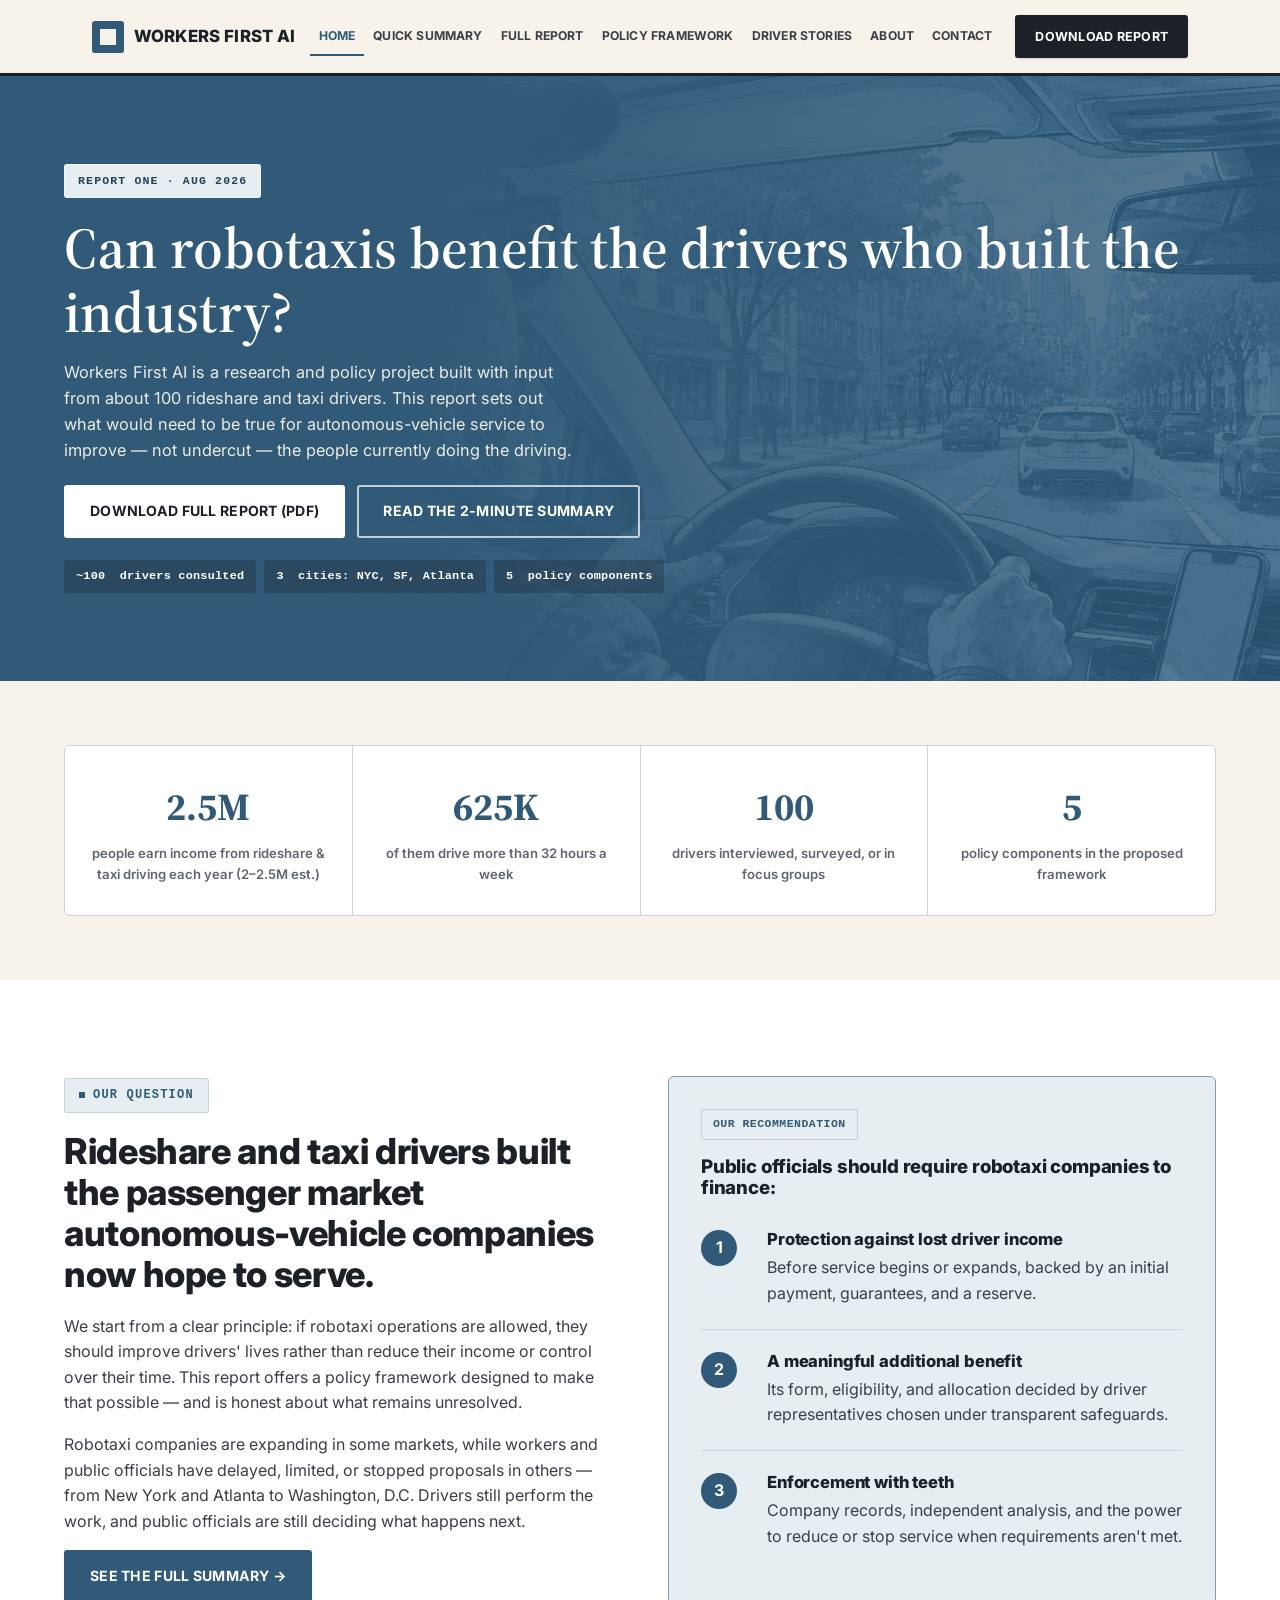
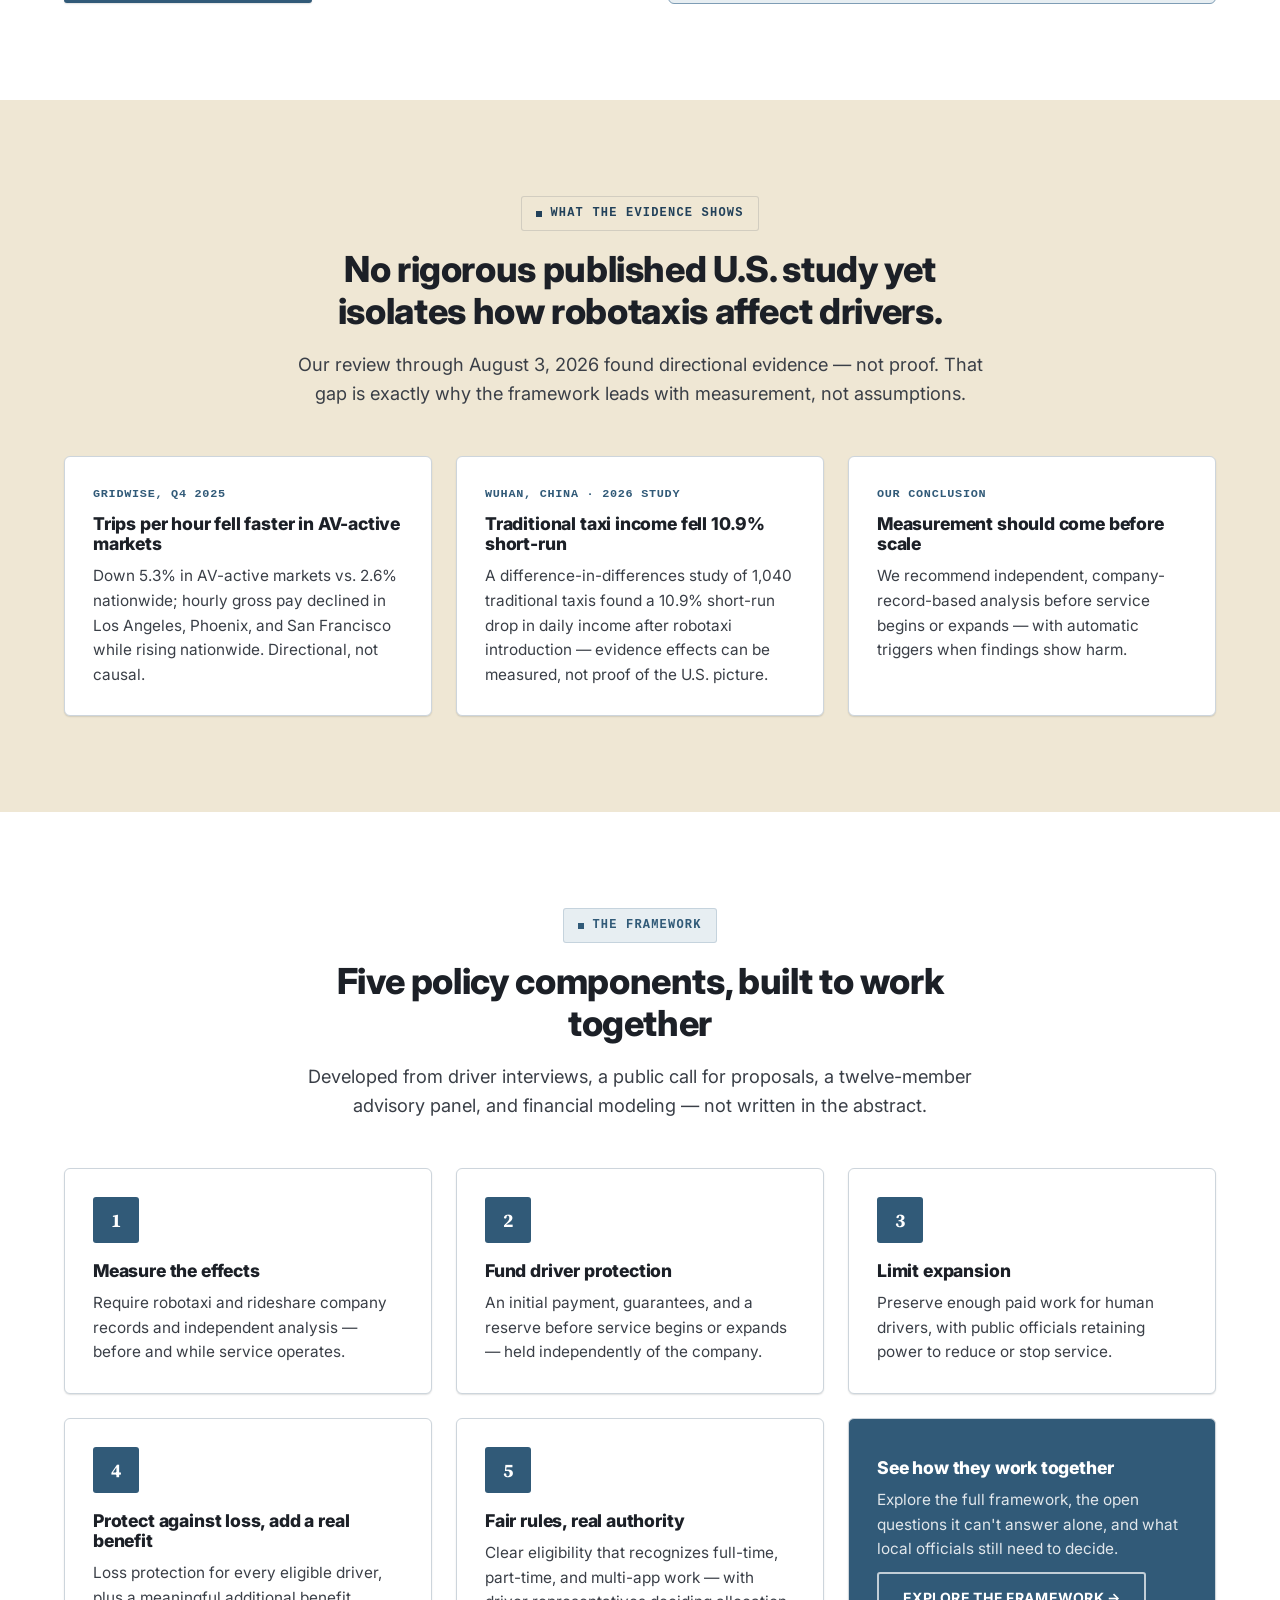
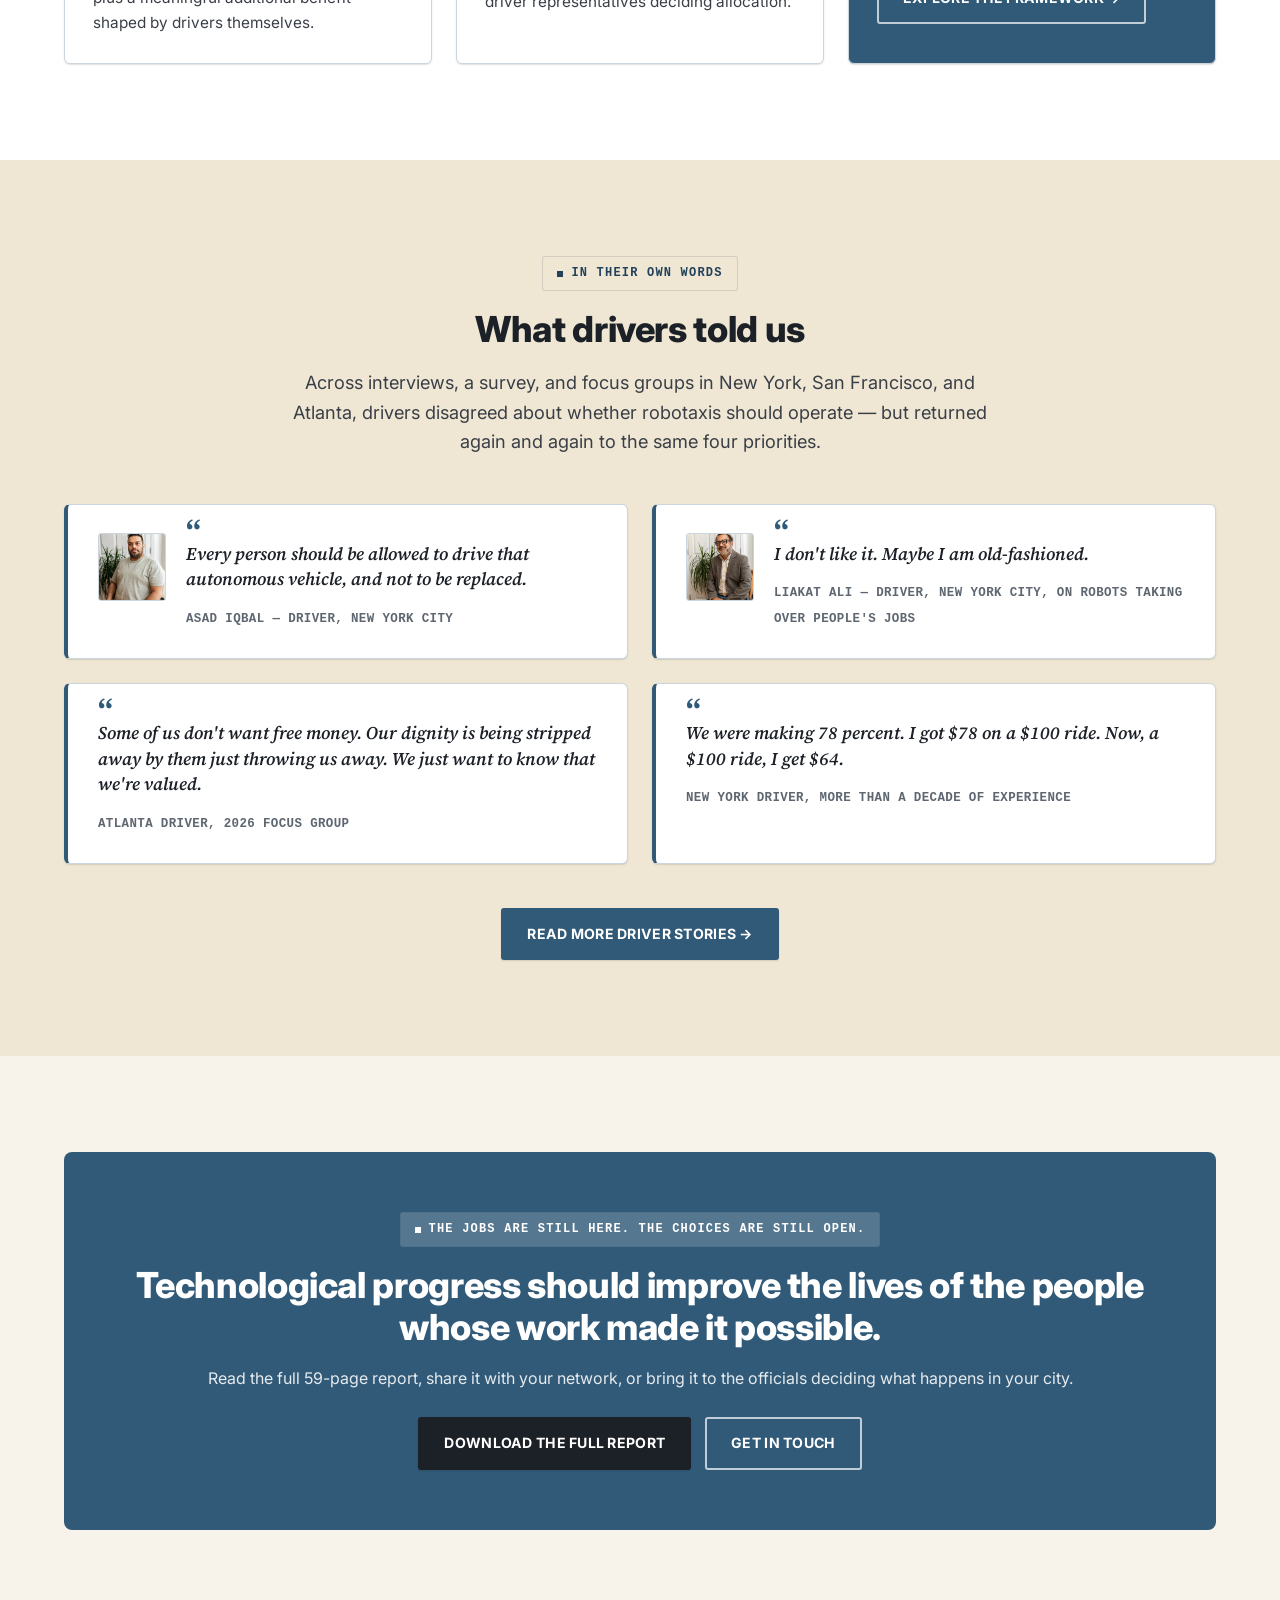
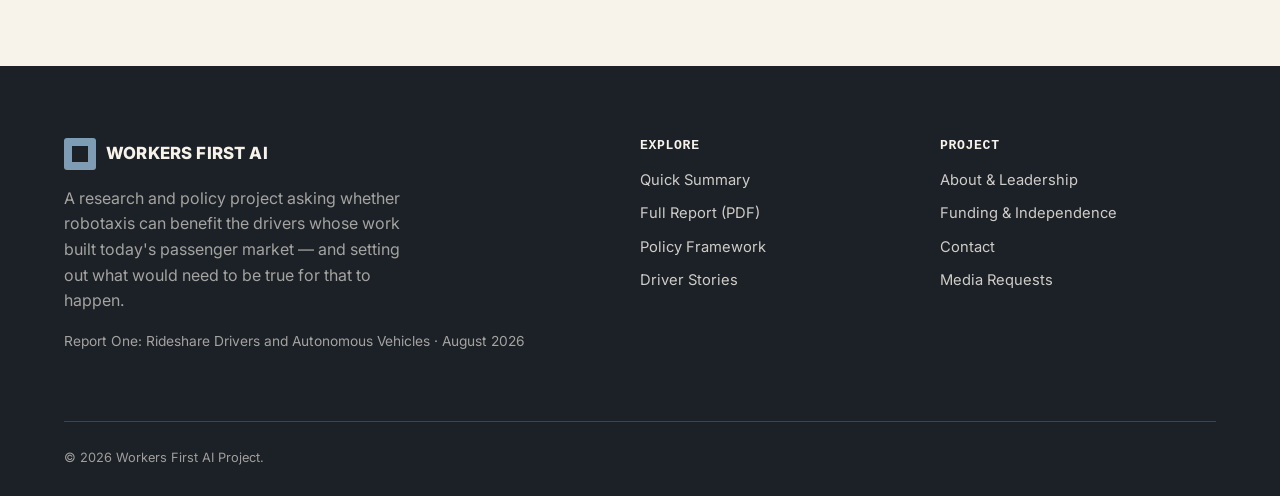
<file: index.html>
<!doctype html>
<html lang="en">
<head>
<meta charset="UTF-8">
<meta name="viewport" content="width=device-width, initial-scale=1.0">
<title>Workers First AI — Can Robotaxis Benefit the Drivers Who Built the Industry?</title>
<meta name="description" content="A research and policy project on rideshare drivers and autonomous vehicles. Built with about 100 drivers. Read the summary, download the full report, or request an interview.">
<link rel="icon" href="images/favicon.svg" type="image/svg+xml">
<link rel="stylesheet" href="css/style.css">
</head>
<body data-page="home">

<div id="site-header"></div>

<main>

  <!-- ================= HERO ================= -->
  <section class="hero">
    <img class="hero-bg-photo" src="images/hero-driver-illustration.webp" alt="" aria-hidden="true">
    <div class="container hero-copy">
      <span class="hero-kicker">Report One · Aug 2026</span>
      <h1 class="h-xl">Can robotaxis benefit the drivers who built the industry?</h1>
      <p class="lede">Workers First AI is a research and policy project built with input from about 100 rideshare and taxi drivers. This report sets out what would need to be true for autonomous-vehicle service to improve — not undercut — the people currently doing the driving.</p>
      <div class="hero-actions">
        <a href="files/Workers-First-AI-Report-One-Rideshare-Drivers-and-AVs.pdf" class="btn btn-white" download>Download Full Report (PDF)</a>
        <a href="summary.html" class="btn btn-outline-invert">Read the 2-Minute Summary</a>
      </div>
      <div class="hero-meta">
        <span class="pill"><b>~100</b>&nbsp;drivers consulted</span>
        <span class="pill"><b>3</b>&nbsp;cities: NYC, SF, Atlanta</span>
        <span class="pill"><b>5</b>&nbsp;policy components</span>
      </div>
    </div>
  </section>

  <!-- ================= STATS ================= -->
  <section class="tight">
    <div class="container reveal">
      <div class="stats">
        <div class="stat">
          <div class="num" data-count-to="2.5" data-decimals="1" data-suffix="M">0</div>
          <div class="label">people earn income from rideshare &amp; taxi driving each year (2–2.5M est.)</div>
        </div>
        <div class="stat">
          <div class="num" data-count-to="625" data-suffix="K">0</div>
          <div class="label">of them drive more than 32 hours a week</div>
        </div>
        <div class="stat">
          <div class="num" data-count-to="100" data-suffix="">0</div>
          <div class="label">drivers interviewed, surveyed, or in focus groups</div>
        </div>
        <div class="stat">
          <div class="num" data-count-to="5" data-suffix="">0</div>
          <div class="label">policy components in the proposed framework</div>
        </div>
      </div>
    </div>
  </section>

  <!-- ================= OUR QUESTION ================= -->
  <section class="bg-white">
    <div class="container">
      <div class="grid grid-2" style="align-items:center; gap:56px;">
        <div class="reveal">
          <span class="eyebrow"><span class="dot"></span>Our question</span>
          <h2 class="h-lg">Rideshare and taxi drivers built the passenger market autonomous-vehicle companies now hope to serve.</h2>
          <p>We start from a clear principle: if robotaxi operations are allowed, they should improve drivers' lives rather than reduce their income or control over their time. This report offers a policy framework designed to make that possible — and is honest about what remains unresolved.</p>
          <p>Robotaxi companies are expanding in some markets, while workers and public officials have delayed, limited, or stopped proposals in others — from New York and Atlanta to Washington, D.C. Drivers still perform the work, and public officials are still deciding what happens next.</p>
          <a href="summary.html" class="btn btn-primary">See the full summary →</a>
        </div>
        <div class="reveal">
          <div class="panel panel-tinted">
            <span class="tag">Our recommendation</span>
            <h3 style="margin-top:16px;">Public officials should require robotaxi companies to finance:</h3>
            <div class="steps">
              <div class="step">
                <div class="n">1</div>
                <div><h4>Protection against lost driver income</h4><p>Before service begins or expands, backed by an initial payment, guarantees, and a reserve.</p></div>
              </div>
              <div class="step">
                <div class="n">2</div>
                <div><h4>A meaningful additional benefit</h4><p>Its form, eligibility, and allocation decided by driver representatives chosen under transparent safeguards.</p></div>
              </div>
              <div class="step">
                <div class="n">3</div>
                <div><h4>Enforcement with teeth</h4><p>Company records, independent analysis, and the power to reduce or stop service when requirements aren't met.</p></div>
              </div>
            </div>
          </div>
        </div>
      </div>
    </div>
  </section>

  <!-- ================= WHAT RESEARCH SHOWS ================= -->
  <section class="bg-alt">
    <div class="container">
      <div class="section-head center reveal">
        <span class="eyebrow warm"><span class="dot"></span>What the evidence shows</span>
        <h2 class="h-lg">No rigorous published U.S. study yet isolates how robotaxis affect drivers.</h2>
        <p class="lede">Our review through August 3, 2026 found directional evidence — not proof. That gap is exactly why the framework leads with measurement, not assumptions.</p>
      </div>
      <div class="grid grid-3 reveal">
        <div class="card">
          <span class="num-badge">GRIDWISE, Q4 2025</span>
          <h3>Trips per hour fell faster in AV-active markets</h3>
          <p>Down 5.3% in AV-active markets vs. 2.6% nationwide; hourly gross pay declined in Los Angeles, Phoenix, and San Francisco while rising nationwide. Directional, not causal.</p>
        </div>
        <div class="card">
          <span class="num-badge">WUHAN, CHINA · 2026 STUDY</span>
          <h3>Traditional taxi income fell 10.9% short-run</h3>
          <p>A difference-in-differences study of 1,040 traditional taxis found a 10.9% short-run drop in daily income after robotaxi introduction — evidence effects can be measured, not proof of the U.S. picture.</p>
        </div>
        <div class="card">
          <span class="num-badge">OUR CONCLUSION</span>
          <h3>Measurement should come before scale</h3>
          <p>We recommend independent, company-record-based analysis before service begins or expands — with automatic triggers when findings show harm.</p>
        </div>
      </div>
    </div>
  </section>

  <!-- ================= FIVE POLICY COMPONENTS ================= -->
  <section class="bg-white">
    <div class="container">
      <div class="section-head center reveal">
        <span class="eyebrow"><span class="dot"></span>The framework</span>
        <h2 class="h-lg">Five policy components, built to work together</h2>
        <p class="lede">Developed from driver interviews, a public call for proposals, a twelve-member advisory panel, and financial modeling — not written in the abstract.</p>
      </div>
      <div class="grid grid-3 reveal">
        <div class="card">
          <div class="icon">1</div>
          <h3>Measure the effects</h3>
          <p>Require robotaxi and rideshare company records and independent analysis — before and while service operates.</p>
        </div>
        <div class="card">
          <div class="icon">2</div>
          <h3>Fund driver protection</h3>
          <p>An initial payment, guarantees, and a reserve before service begins or expands — held independently of the company.</p>
        </div>
        <div class="card">
          <div class="icon">3</div>
          <h3>Limit expansion</h3>
          <p>Preserve enough paid work for human drivers, with public officials retaining power to reduce or stop service.</p>
        </div>
        <div class="card">
          <div class="icon">4</div>
          <h3>Protect against loss, add a real benefit</h3>
          <p>Loss protection for every eligible driver, plus a meaningful additional benefit shaped by drivers themselves.</p>
        </div>
        <div class="card">
          <div class="icon">5</div>
          <h3>Fair rules, real authority</h3>
          <p>Clear eligibility that recognizes full-time, part-time, and multi-app work — with driver representatives deciding allocation.</p>
        </div>
        <div class="card" style="background:var(--gradient-brand); color:#fff; display:flex; flex-direction:column; justify-content:center;">
          <h3 style="color:#fff;">See how they work together</h3>
          <p style="color:rgba(255,255,255,0.85);">Explore the full framework, the open questions it can't answer alone, and what local officials still need to decide.</p>
          <a href="policy.html" class="btn btn-outline-invert" style="align-self:flex-start; margin-top:10px;">Explore the framework →</a>
        </div>
      </div>
    </div>
  </section>

  <!-- ================= DRIVERS TOLD US ================= -->
  <section class="bg-alt">
    <div class="container">
      <div class="section-head center reveal">
        <span class="eyebrow warm"><span class="dot"></span>In their own words</span>
        <h2 class="h-lg">What drivers told us</h2>
        <p class="lede">Across interviews, a survey, and focus groups in New York, San Francisco, and Atlanta, drivers disagreed about whether robotaxis should operate — but returned again and again to the same four priorities.</p>
      </div>

      <div class="grid grid-2 reveal">
        <div class="quote-card">
          <img src="images/asad.webp" alt="Asad Iqbal, rideshare driver, New York City">
          <div>
            <span class="quote-mark">&ldquo;</span>
            <blockquote>Every person should be allowed to drive that autonomous vehicle, and not to be replaced.</blockquote>
            <cite>Asad Iqbal — driver, New York City</cite>
          </div>
        </div>
        <div class="quote-card">
          <img src="images/liakat-v.webp" alt="Liakat Ali, rideshare driver, New York City">
          <div>
            <span class="quote-mark">&ldquo;</span>
            <blockquote>I don't like it. Maybe I am old-fashioned.</blockquote>
            <cite>Liakat Ali — driver, New York City, on robots taking over people's jobs</cite>
          </div>
        </div>
        <div class="quote-card">
          <div>
            <span class="quote-mark">&ldquo;</span>
            <blockquote>Some of us don't want free money. Our dignity is being stripped away by them just throwing us away. We just want to know that we're valued.</blockquote>
            <cite>Atlanta driver, 2026 focus group</cite>
          </div>
        </div>
        <div class="quote-card">
          <div>
            <span class="quote-mark">&ldquo;</span>
            <blockquote>We were making 78 percent. I got $78 on a $100 ride. Now, a $100 ride, I get $64.</blockquote>
            <cite>New York driver, more than a decade of experience</cite>
          </div>
        </div>
      </div>

      <div class="center reveal" style="margin-top:44px;">
        <a href="drivers.html" class="btn btn-primary">Read more driver stories →</a>
      </div>
    </div>
  </section>

  <!-- ================= FINAL BAND ================= -->
  <section>
    <div class="container reveal">
      <div class="band">
        <span class="eyebrow" style="background:rgba(255,255,255,0.18); color:#fff;"><span class="dot"></span>The jobs are still here. The choices are still open.</span>
        <h2 class="h-lg">Technological progress should improve the lives of the people whose work made it possible.</h2>
        <p>Read the full 59-page report, share it with your network, or bring it to the officials deciding what happens in your city.</p>
        <div class="actions">
          <a href="files/Workers-First-AI-Report-One-Rideshare-Drivers-and-AVs.pdf" class="btn btn-ink" download>Download the Full Report</a>
          <a href="contact.html" class="btn btn-outline-invert">Get in touch</a>
        </div>
      </div>
    </div>
  </section>

</main>

<div id="site-footer"></div>
<script src="js/main.js"></script>
</body>
</html>
</file>
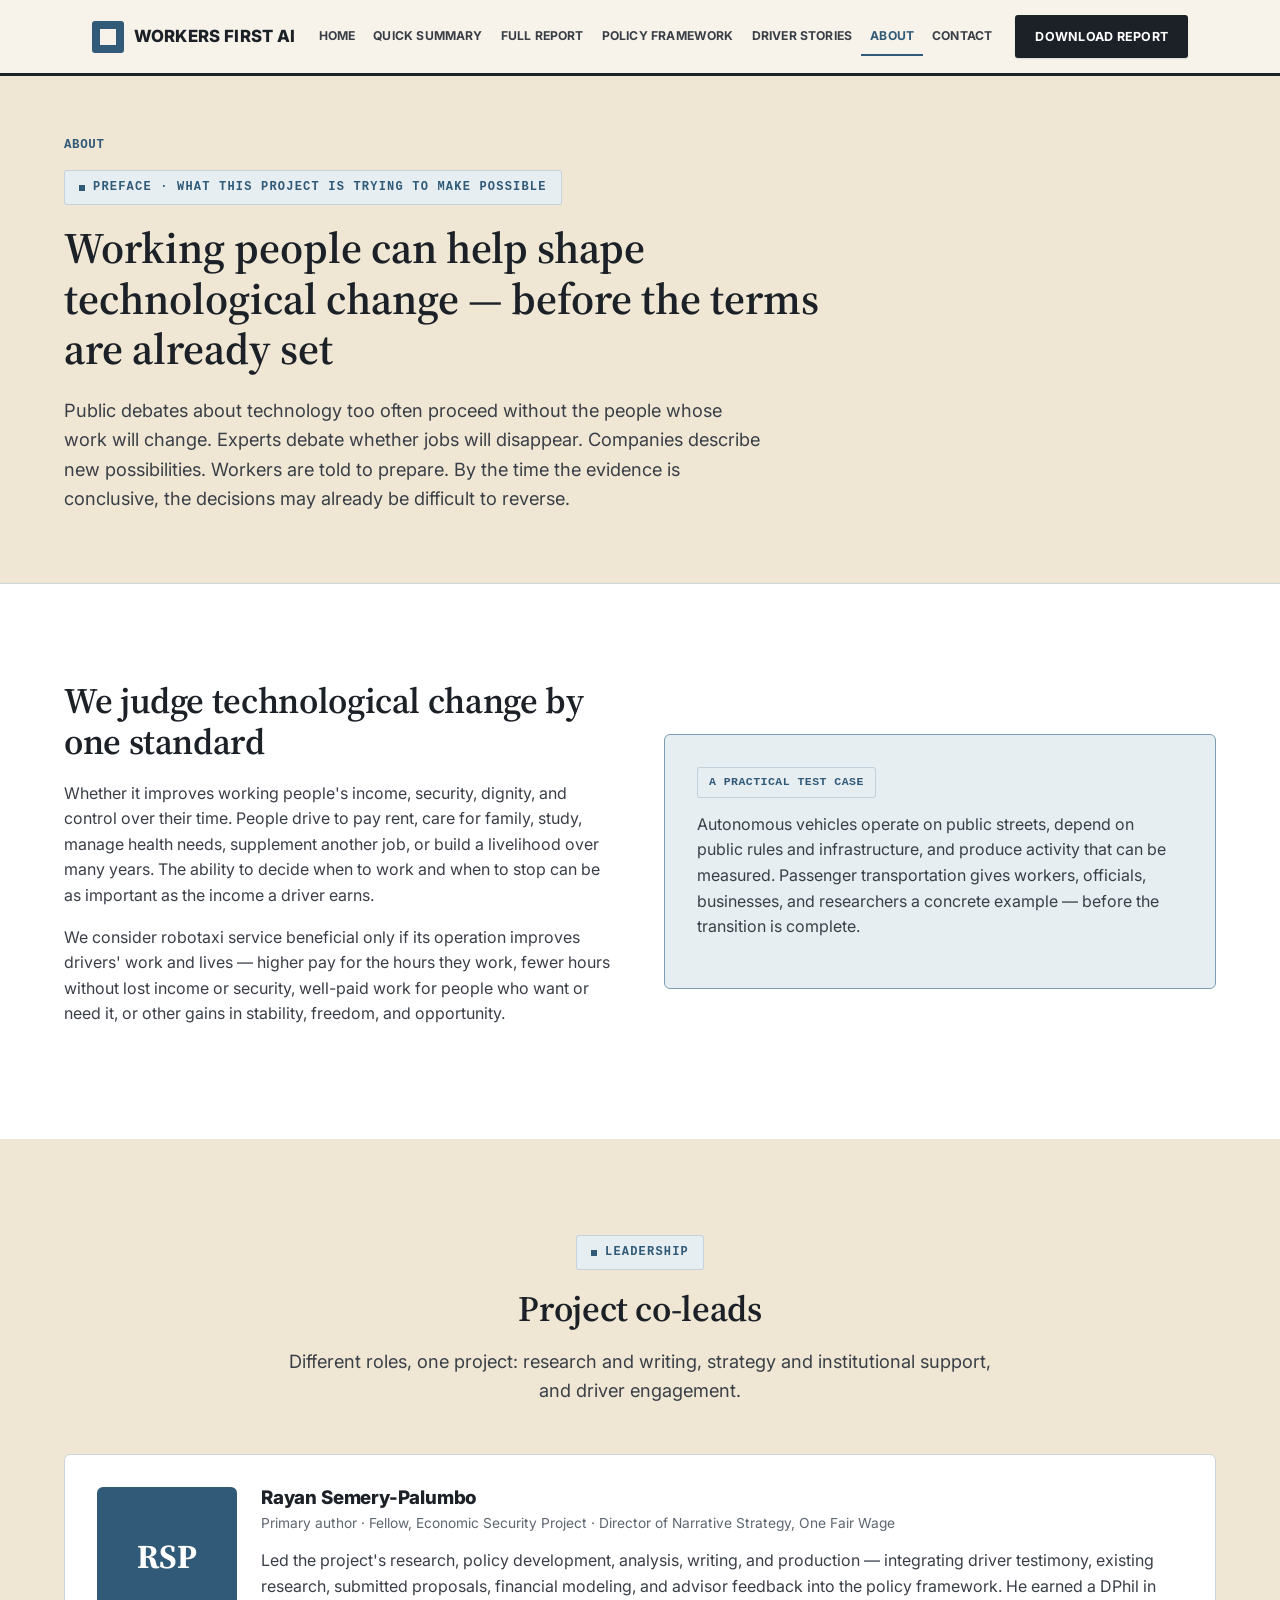
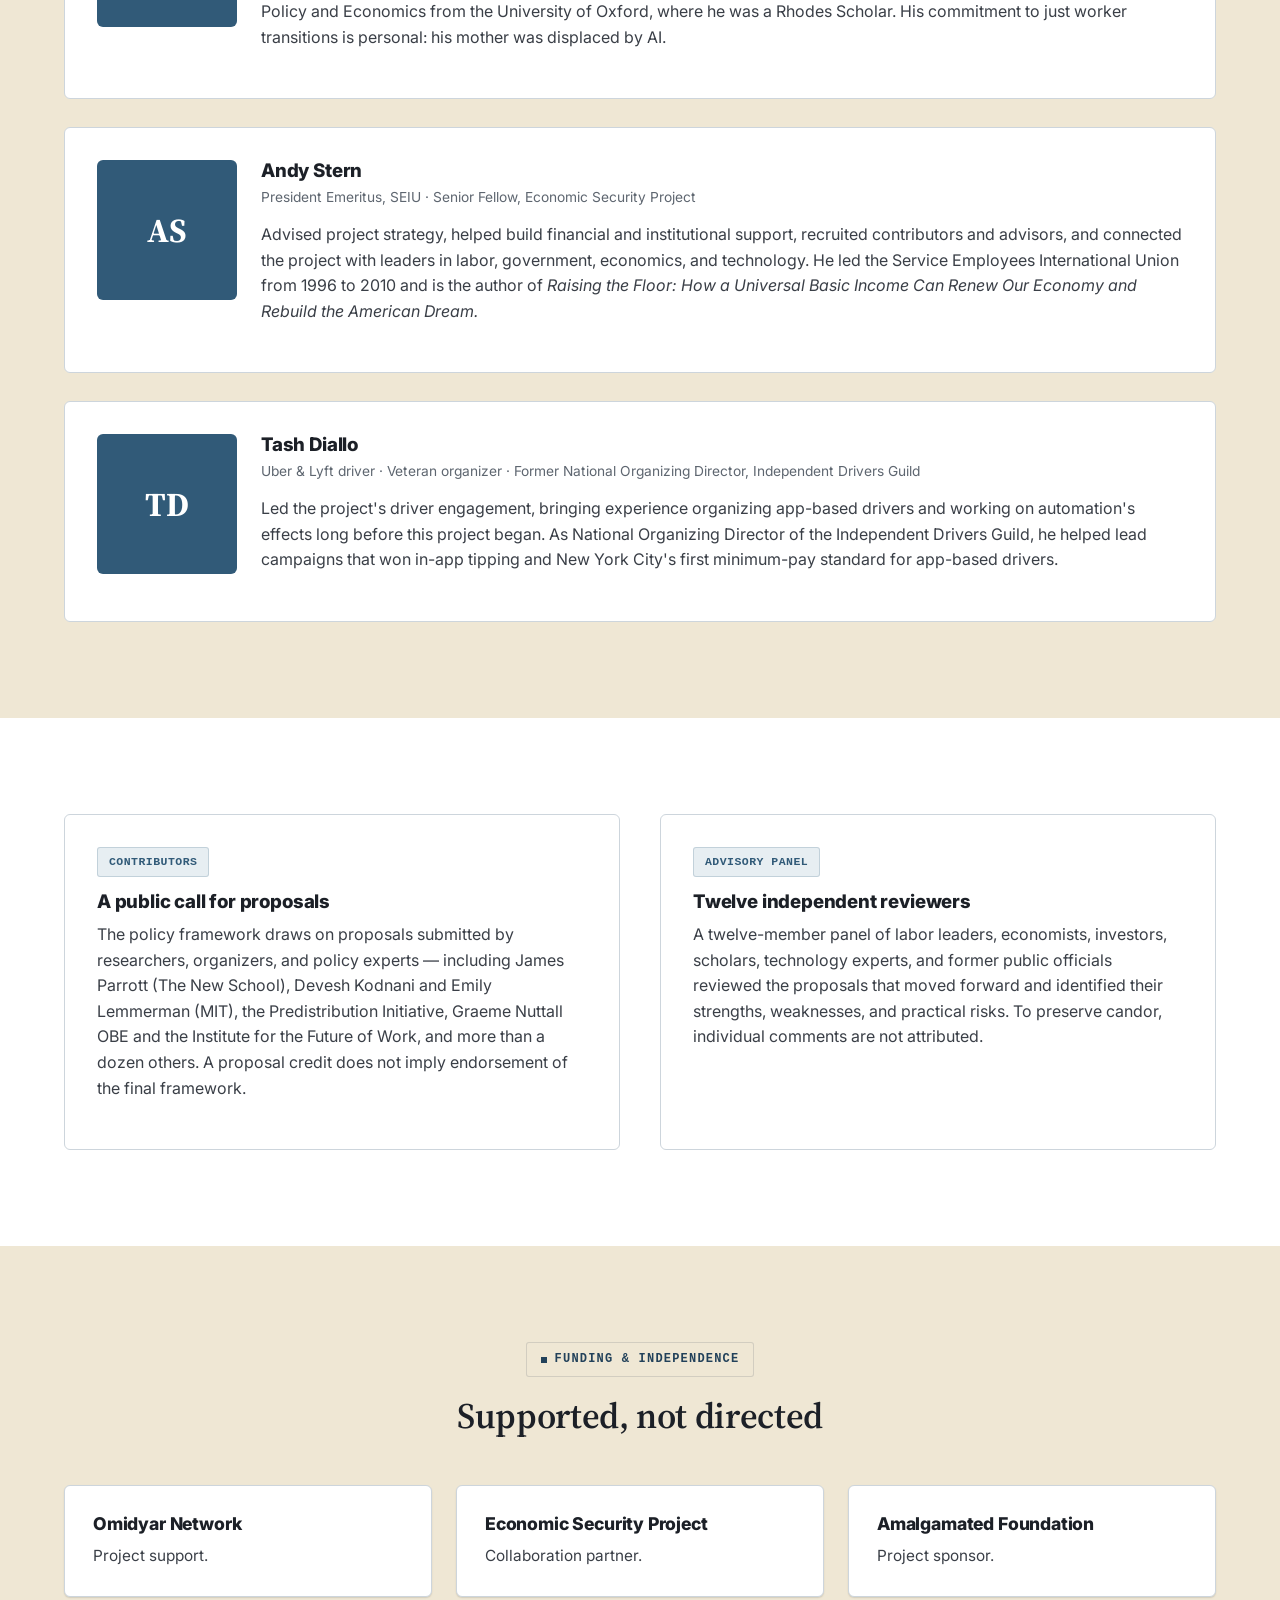
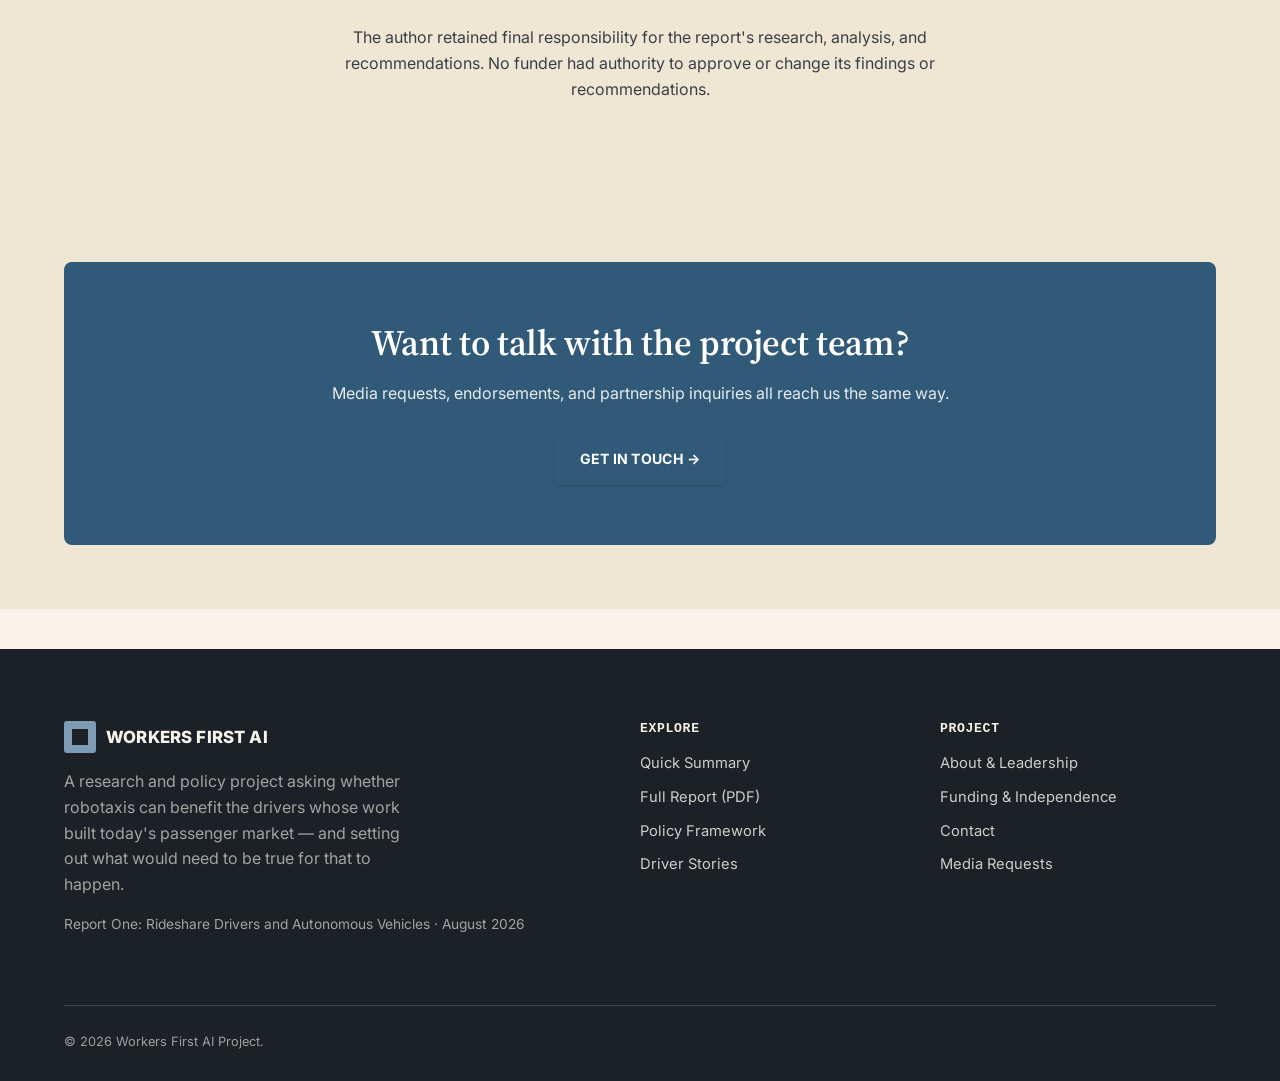
<file: about.html>
<!doctype html>
<html lang="en">
<head>
<meta charset="UTF-8">
<meta name="viewport" content="width=device-width, initial-scale=1.0">
<title>About &amp; Leadership — Workers First AI</title>
<meta name="description" content="Workers First AI is co-led by Andy Stern, Rayan Semery-Palumbo, and Tash Diallo. Learn about the project's mission, leadership, and independence.">
<link rel="icon" href="images/favicon.svg" type="image/svg+xml">
<link rel="stylesheet" href="css/style.css">
<style>
  .bio-card{ display:grid; grid-template-columns:140px 1fr; gap:24px; align-items:flex-start; }
  @media (max-width:560px){ .bio-card{ grid-template-columns:1fr; } .bio-card .avatar{ width:96px; } }
  .bio-card .avatar{ width:140px; height:140px; border-radius:var(--radius); background:var(--gradient-brand); display:flex; align-items:center; justify-content:center; color:#fff; font-family:var(--font-editorial); font-weight:700; font-size:2.1rem; }
</style>
</head>
<body data-page="about">

<div id="site-header"></div>

<main>
  <section class="page-hero">
    <div class="container">
      <div class="breadcrumb">About</div>
      <span class="eyebrow"><span class="dot"></span>Preface · What this project is trying to make possible</span>
      <h1 class="h-xl" style="max-width:780px;">Working people can help shape technological change — before the terms are already set</h1>
      <p class="lede" style="max-width:700px;">Public debates about technology too often proceed without the people whose work will change. Experts debate whether jobs will disappear. Companies describe new possibilities. Workers are told to prepare. By the time the evidence is conclusive, the decisions may already be difficult to reverse.</p>
    </div>
  </section>

  <section class="bg-white">
    <div class="container">
      <div class="grid grid-2 reveal" style="gap:48px; align-items:center;">
        <div>
          <h2 class="h-lg">We judge technological change by one standard</h2>
          <p>Whether it improves working people's income, security, dignity, and control over their time. People drive to pay rent, care for family, study, manage health needs, supplement another job, or build a livelihood over many years. The ability to decide when to work and when to stop can be as important as the income a driver earns.</p>
          <p>We consider robotaxi service beneficial only if its operation improves drivers' work and lives — higher pay for the hours they work, fewer hours without lost income or security, well-paid work for people who want or need it, or other gains in stability, freedom, and opportunity.</p>
        </div>
        <div class="panel panel-tinted">
          <span class="tag">A practical test case</span>
          <p style="margin-top:14px;">Autonomous vehicles operate on public streets, depend on public rules and infrastructure, and produce activity that can be measured. Passenger transportation gives workers, officials, businesses, and researchers a concrete example — before the transition is complete.</p>
        </div>
      </div>
    </div>
  </section>

  <!-- LEADERSHIP -->
  <section class="bg-alt">
    <div class="container">
      <div class="section-head center reveal">
        <span class="eyebrow"><span class="dot"></span>Leadership</span>
        <h2 class="h-lg">Project co-leads</h2>
        <p class="lede">Different roles, one project: research and writing, strategy and institutional support, and driver engagement.</p>
      </div>

      <div class="grid" style="gap:28px;">
        <div class="panel bio-card reveal">
          <div class="avatar">RSP</div>
          <div>
            <h3 style="margin-bottom:4px;">Rayan Semery-Palumbo</h3>
            <p class="small muted" style="margin-bottom:14px;">Primary author · Fellow, Economic Security Project · Director of Narrative Strategy, One Fair Wage</p>
            <p>Led the project's research, policy development, analysis, writing, and production — integrating driver testimony, existing research, submitted proposals, financial modeling, and advisor feedback into the policy framework. He earned a DPhil in Policy and Economics from the University of Oxford, where he was a Rhodes Scholar. His commitment to just worker transitions is personal: his mother was displaced by AI.</p>
          </div>
        </div>

        <div class="panel bio-card reveal">
          <div class="avatar">AS</div>
          <div>
            <h3 style="margin-bottom:4px;">Andy Stern</h3>
            <p class="small muted" style="margin-bottom:14px;">President Emeritus, SEIU · Senior Fellow, Economic Security Project</p>
            <p>Advised project strategy, helped build financial and institutional support, recruited contributors and advisors, and connected the project with leaders in labor, government, economics, and technology. He led the Service Employees International Union from 1996 to 2010 and is the author of <em>Raising the Floor: How a Universal Basic Income Can Renew Our Economy and Rebuild the American Dream.</em></p>
          </div>
        </div>

        <div class="panel bio-card reveal">
          <div class="avatar">TD</div>
          <div>
            <h3 style="margin-bottom:4px;">Tash Diallo</h3>
            <p class="small muted" style="margin-bottom:14px;">Uber &amp; Lyft driver · Veteran organizer · Former National Organizing Director, Independent Drivers Guild</p>
            <p>Led the project's driver engagement, bringing experience organizing app-based drivers and working on automation's effects long before this project began. As National Organizing Director of the Independent Drivers Guild, he helped lead campaigns that won in-app tipping and New York City's first minimum-pay standard for app-based drivers.</p>
          </div>
        </div>
      </div>
    </div>
  </section>

  <!-- CONTRIBUTORS -->
  <section class="bg-white">
    <div class="container">
      <div class="grid grid-2 reveal" style="gap:40px;">
        <div class="panel">
          <span class="tag">Contributors</span>
          <h3 style="margin-top:14px;">A public call for proposals</h3>
          <p>The policy framework draws on proposals submitted by researchers, organizers, and policy experts — including James Parrott (The New School), Devesh Kodnani and Emily Lemmerman (MIT), the Predistribution Initiative, Graeme Nuttall OBE and the Institute for the Future of Work, and more than a dozen others. A proposal credit does not imply endorsement of the final framework.</p>
        </div>
        <div class="panel">
          <span class="tag">Advisory panel</span>
          <h3 style="margin-top:14px;">Twelve independent reviewers</h3>
          <p>A twelve-member panel of labor leaders, economists, investors, scholars, technology experts, and former public officials reviewed the proposals that moved forward and identified their strengths, weaknesses, and practical risks. To preserve candor, individual comments are not attributed.</p>
        </div>
      </div>
    </div>
  </section>

  <!-- FUNDING -->
  <section class="bg-alt" id="funding">
    <div class="container">
      <div class="section-head center reveal">
        <span class="eyebrow warm"><span class="dot"></span>Funding &amp; independence</span>
        <h2 class="h-lg">Supported, not directed</h2>
      </div>
      <div class="grid grid-3 reveal">
        <div class="card"><h3>Omidyar Network</h3><p>Project support.</p></div>
        <div class="card"><h3>Economic Security Project</h3><p>Collaboration partner.</p></div>
        <div class="card"><h3>Amalgamated Foundation</h3><p>Project sponsor.</p></div>
      </div>
      <p class="center" style="max-width:700px; margin:28px auto 0;">The author retained final responsibility for the report's research, analysis, and recommendations. No funder had authority to approve or change its findings or recommendations.</p>
    </div>
  </section>

  <section class="tight bg-alt">
    <div class="container reveal">
      <div class="band">
        <h2 class="h-lg">Want to talk with the project team?</h2>
        <p>Media requests, endorsements, and partnership inquiries all reach us the same way.</p>
        <div class="actions"><a href="contact.html" class="btn btn-primary">Get in touch →</a></div>
      </div>
    </div>
  </section>
</main>

<div id="site-footer"></div>
<script src="js/main.js"></script>
</body>
</html>
</file>
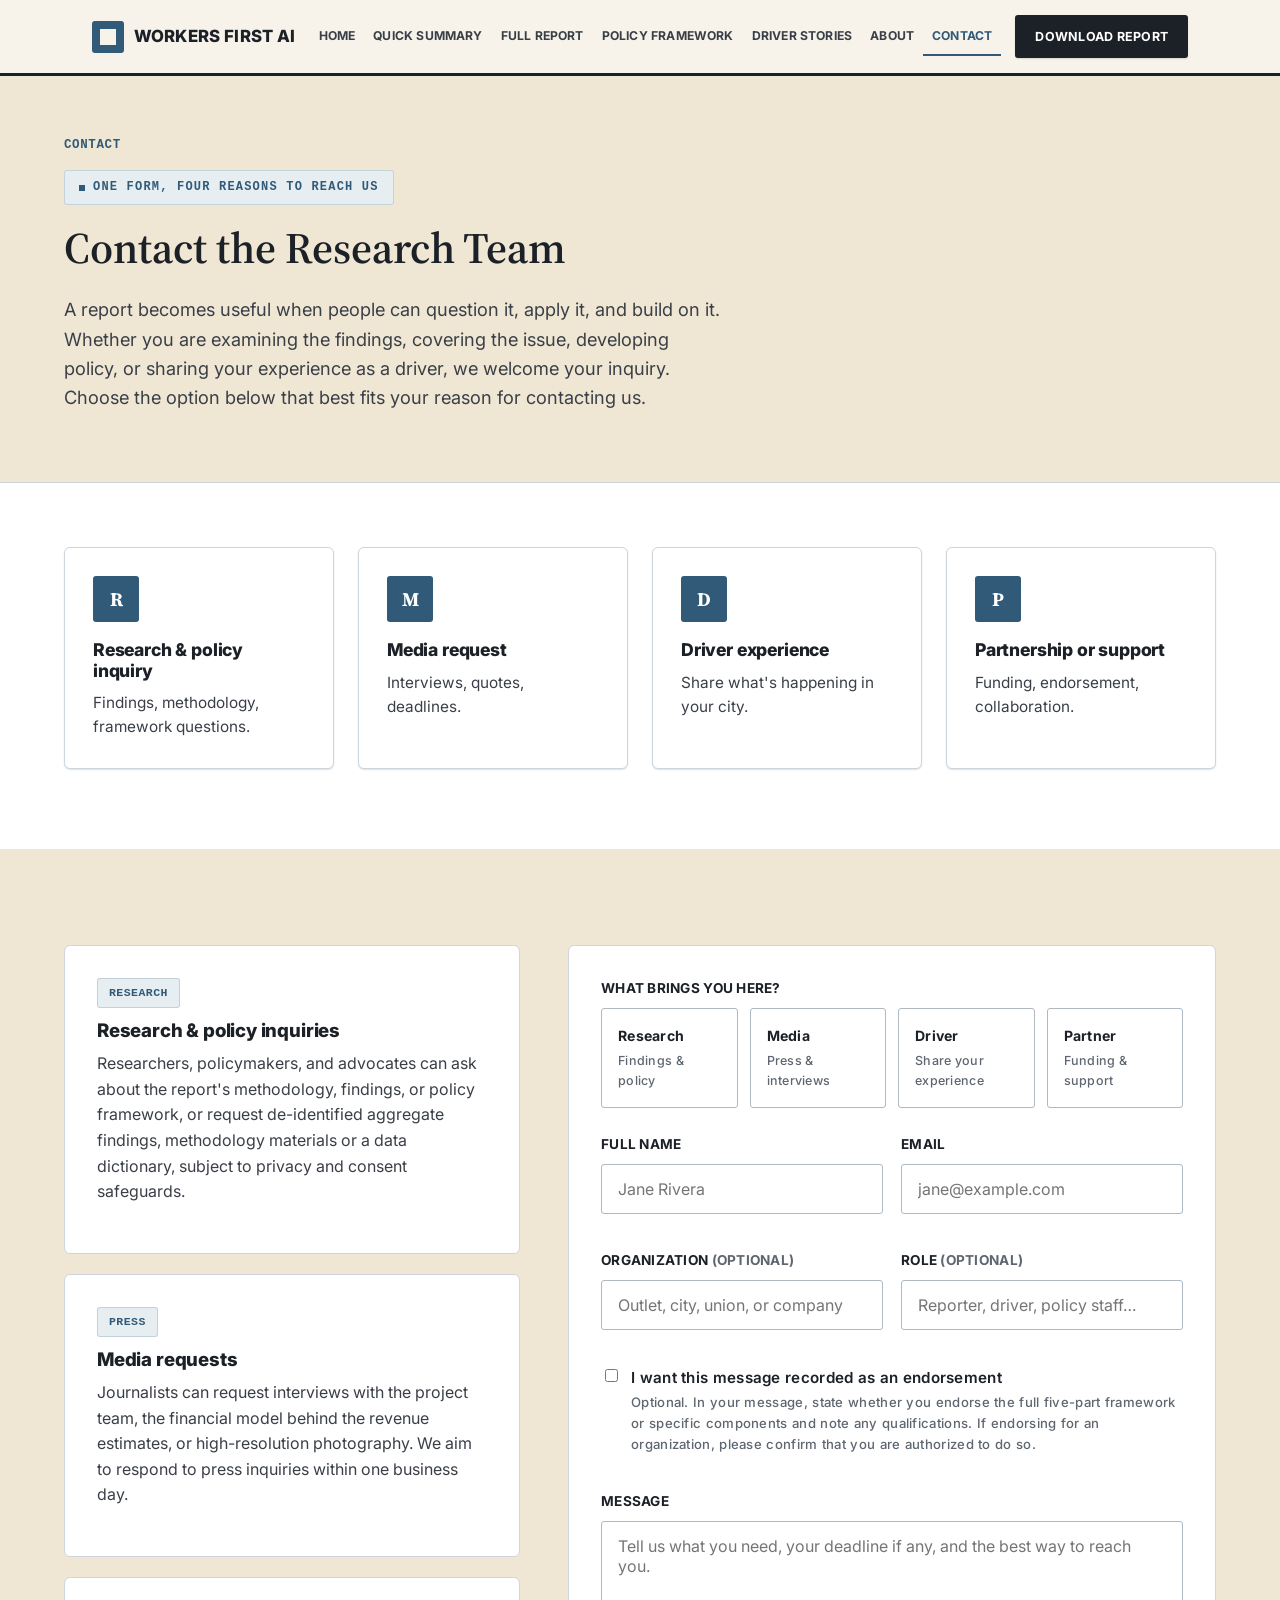
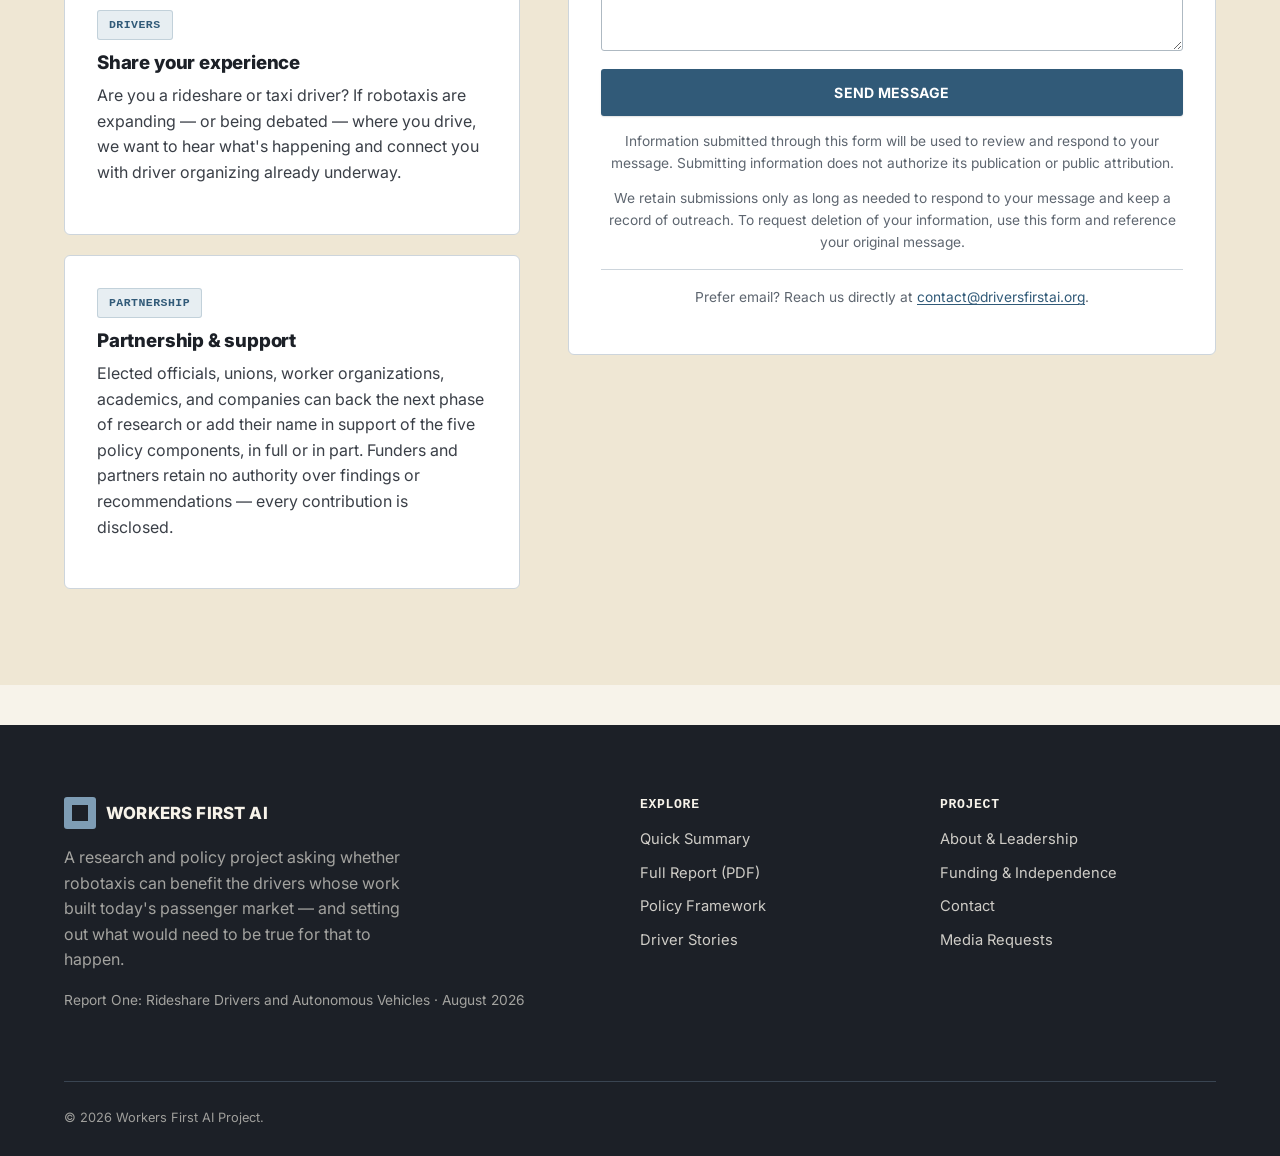
<file: contact.html>
<!doctype html>
<html lang="en">
<head>
<meta charset="UTF-8">
<meta name="viewport" content="width=device-width, initial-scale=1.0">
<title>Contact the Research Team — Workers First AI</title>
<meta name="description" content="Ask a research or policy question, request an interview, share your experience as a driver, or discuss partnership and support with the Workers First AI project team.">
<link rel="icon" href="images/favicon.svg" type="image/svg+xml">
<link rel="stylesheet" href="css/style.css">
</head>
<body data-page="contact">

<div id="site-header"></div>

<main>
  <section class="page-hero">
    <div class="container">
      <div class="breadcrumb">Contact</div>
      <span class="eyebrow"><span class="dot"></span>One form, four reasons to reach us</span>
      <h1 class="h-xl" style="max-width:760px;">Contact the Research Team</h1>
      <p class="lede" style="max-width:660px;">A report becomes useful when people can question it, apply it, and build on it. Whether you are examining the findings, covering the issue, developing policy, or sharing your experience as a driver, we welcome your inquiry. Choose the option below that best fits your reason for contacting us.</p>
    </div>
  </section>

  <section class="tight bg-white">
    <div class="container">
      <div class="grid grid-4 reveal" style="margin-bottom:16px;">
        <a href="#research" class="card" style="text-decoration:none;">
          <div class="icon">R</div><h3>Research &amp; policy inquiry</h3><p>Findings, methodology, framework questions.</p>
        </a>
        <a href="#media" class="card" style="text-decoration:none;">
          <div class="icon">M</div><h3>Media request</h3><p>Interviews, quotes, deadlines.</p>
        </a>
        <a href="#drivers" class="card" style="text-decoration:none;">
          <div class="icon">D</div><h3>Driver experience</h3><p>Share what's happening in your city.</p>
        </a>
        <a href="#partner" class="card" style="text-decoration:none;">
          <div class="icon">P</div><h3>Partnership or support</h3><p>Funding, endorsement, collaboration.</p>
        </a>
      </div>
    </div>
  </section>

  <section class="bg-alt">
    <div class="container">
      <div class="grid grid-2" style="gap:48px; align-items:flex-start;">

        <!-- ===== CONTEXT PANELS ===== -->
        <div class="reveal" style="display:flex; flex-direction:column; gap:20px;">
          <div class="panel" id="research">
            <span class="tag">Research</span>
            <h3 style="margin-top:12px;">Research &amp; policy inquiries</h3>
            <p>Researchers, policymakers, and advocates can ask about the report's methodology, findings, or policy framework, or request de-identified aggregate findings, methodology materials or a data dictionary, subject to privacy and consent safeguards.</p>
          </div>
          <div class="panel" id="media">
            <span class="tag">Press</span>
            <h3 style="margin-top:12px;">Media requests</h3>
            <p>Journalists can request interviews with the project team, the financial model behind the revenue estimates, or high-resolution photography. We aim to respond to press inquiries within one business day.</p>
          </div>
          <div class="panel" id="drivers">
            <span class="tag">Drivers</span>
            <h3 style="margin-top:12px;">Share your experience</h3>
            <p>Are you a rideshare or taxi driver? If robotaxis are expanding — or being debated — where you drive, we want to hear what's happening and connect you with driver organizing already underway.</p>
          </div>
          <div class="panel" id="partner">
            <span class="tag">Partnership</span>
            <h3 style="margin-top:12px;">Partnership &amp; support</h3>
            <p>Elected officials, unions, worker organizations, academics, and companies can back the next phase of research or add their name in support of the five policy components, in full or in part. Funders and partners retain no authority over findings or recommendations — every contribution is disclosed.</p>
          </div>
        </div>

        <!-- ===== FORM ===== -->
        <div class="reveal">
          <div class="panel" style="background:var(--surface);">
            <div class="form-status" id="formStatus">Thanks — your message is on its way to the project team.</div>

            <form name="contact" method="POST" data-netlify="true" netlify-honeypot="bot-field" id="leadForm" action="/thank-you.html">
              <input type="hidden" name="form-name" value="contact">
              <input type="hidden" name="subject-line" value="Workers First AI website — General inquiry">
              <p class="hp-field">
                <label>Don't fill this out if you're human: <input name="bot-field"></label>
              </p>

              <div class="field full">
                <label>What brings you here?</label>
                <div class="reason-grid">
                  <input type="radio" name="reason" value="Research & policy inquiry" id="r-research" required>
                  <label for="r-research">Research<small>Findings &amp; policy</small></label>

                  <input type="radio" name="reason" value="Media request" id="r-media" required>
                  <label for="r-media">Media<small>Press &amp; interviews</small></label>

                  <input type="radio" name="reason" value="Driver experience" id="r-drivers" required>
                  <label for="r-drivers">Driver<small>Share your experience</small></label>

                  <input type="radio" name="reason" value="Partnership or support" id="r-partner" required>
                  <label for="r-partner">Partner<small>Funding &amp; support</small></label>
                </div>
              </div>

              <div class="form-grid">
                <div class="field"><label for="f-name">Full name</label><input type="text" id="f-name" name="name" required placeholder="Jane Rivera"></div>
                <div class="field"><label for="f-email">Email</label><input type="email" id="f-email" name="email" required placeholder="jane@example.com"></div>
                <div class="field"><label for="f-org">Organization <span class="muted">(optional)</span></label><input type="text" id="f-org" name="organization" placeholder="Outlet, city, union, or company"></div>
                <div class="field"><label for="f-role">Role <span class="muted">(optional)</span></label><input type="text" id="f-role" name="role" placeholder="Reporter, driver, policy staff…"></div>
                <div class="field full" id="endorse" style="scroll-margin-top:120px;">
                  <label for="f-endorse" style="display:flex; align-items:flex-start; gap:10px; text-transform:none; font-weight:600; font-size:.95rem; cursor:pointer;">
                    <input type="checkbox" id="f-endorse" name="endorsement" value="Yes — record this message as an endorsement" style="width:auto; margin-top:3px;">
                    <span>I want this message recorded as an endorsement
                      <span class="muted" style="display:block; font-weight:500; font-size:.82rem; text-transform:none; margin-top:2px;">Optional. In your message, state whether you endorse the full five-part framework or specific components and note any qualifications. If endorsing for an organization, please confirm that you are authorized to do so.</span>
                    </span>
                  </label>
                </div>
                <div class="field full"><label for="f-msg">Message</label><textarea id="f-msg" name="message" required placeholder="Tell us what you need, your deadline if any, and the best way to reach you."></textarea></div>
              </div>

              <button type="submit" class="btn btn-primary btn-block">Send message</button>
              <p class="small muted" style="margin-top:14px; text-align:center;">Information submitted through this form will be used to review and respond to your message. Submitting information does not authorize its publication or public attribution.</p>
              <p class="small muted" style="margin-top:8px; text-align:center;">We retain submissions only as long as needed to respond to your message and keep a record of outreach. To request deletion of your information, use this form and reference your original message.</p>
            </form>
            <p class="small muted" style="margin-top:16px; padding-top:16px; border-top:1px solid var(--color-border); text-align:center;">Prefer email? Reach us directly at <a href="mailto:contact@driversfirstai.org" style="color:var(--color-report-blue); text-decoration:underline; text-underline-offset:2px;">contact@driversfirstai.org</a>.</p>
          </div>
        </div>
      </div>
    </div>
  </section>
</main>

<div id="site-footer"></div>
<script src="js/main.js"></script>
</body>
</html>
</file>
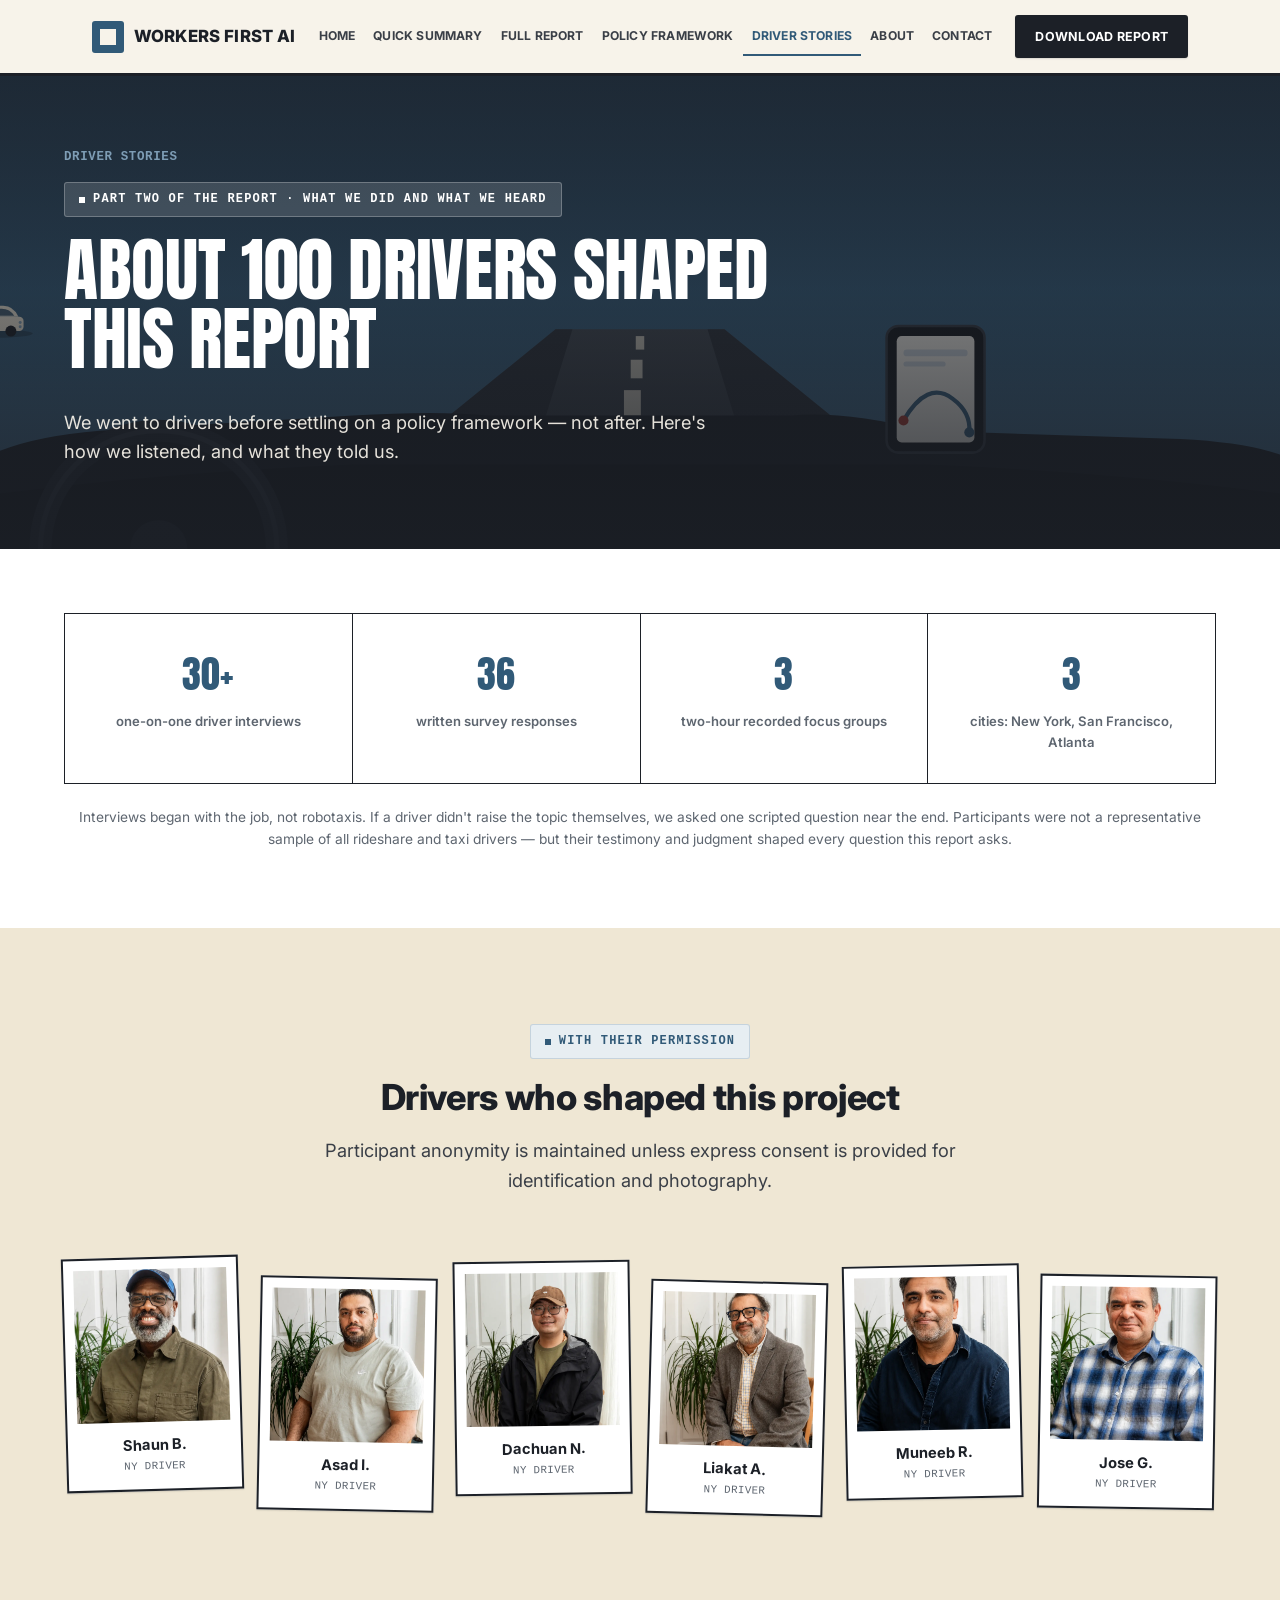
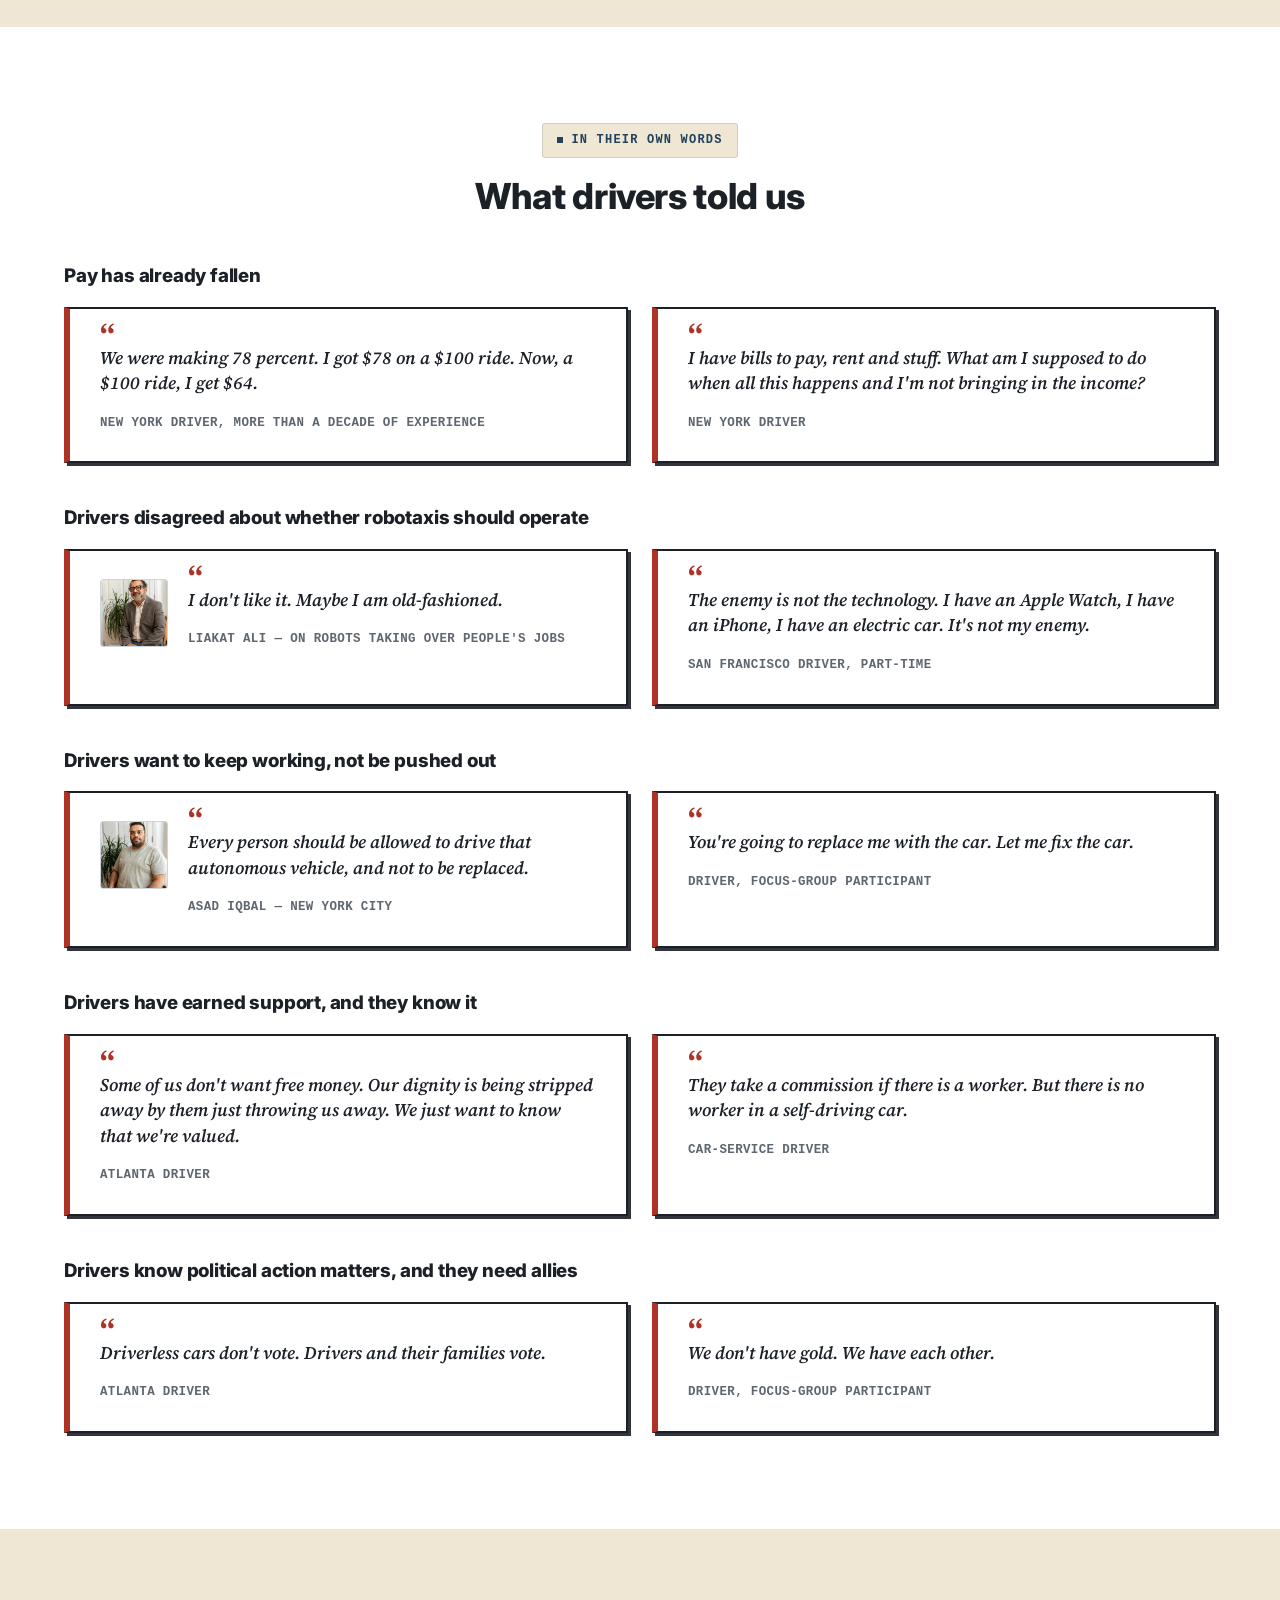
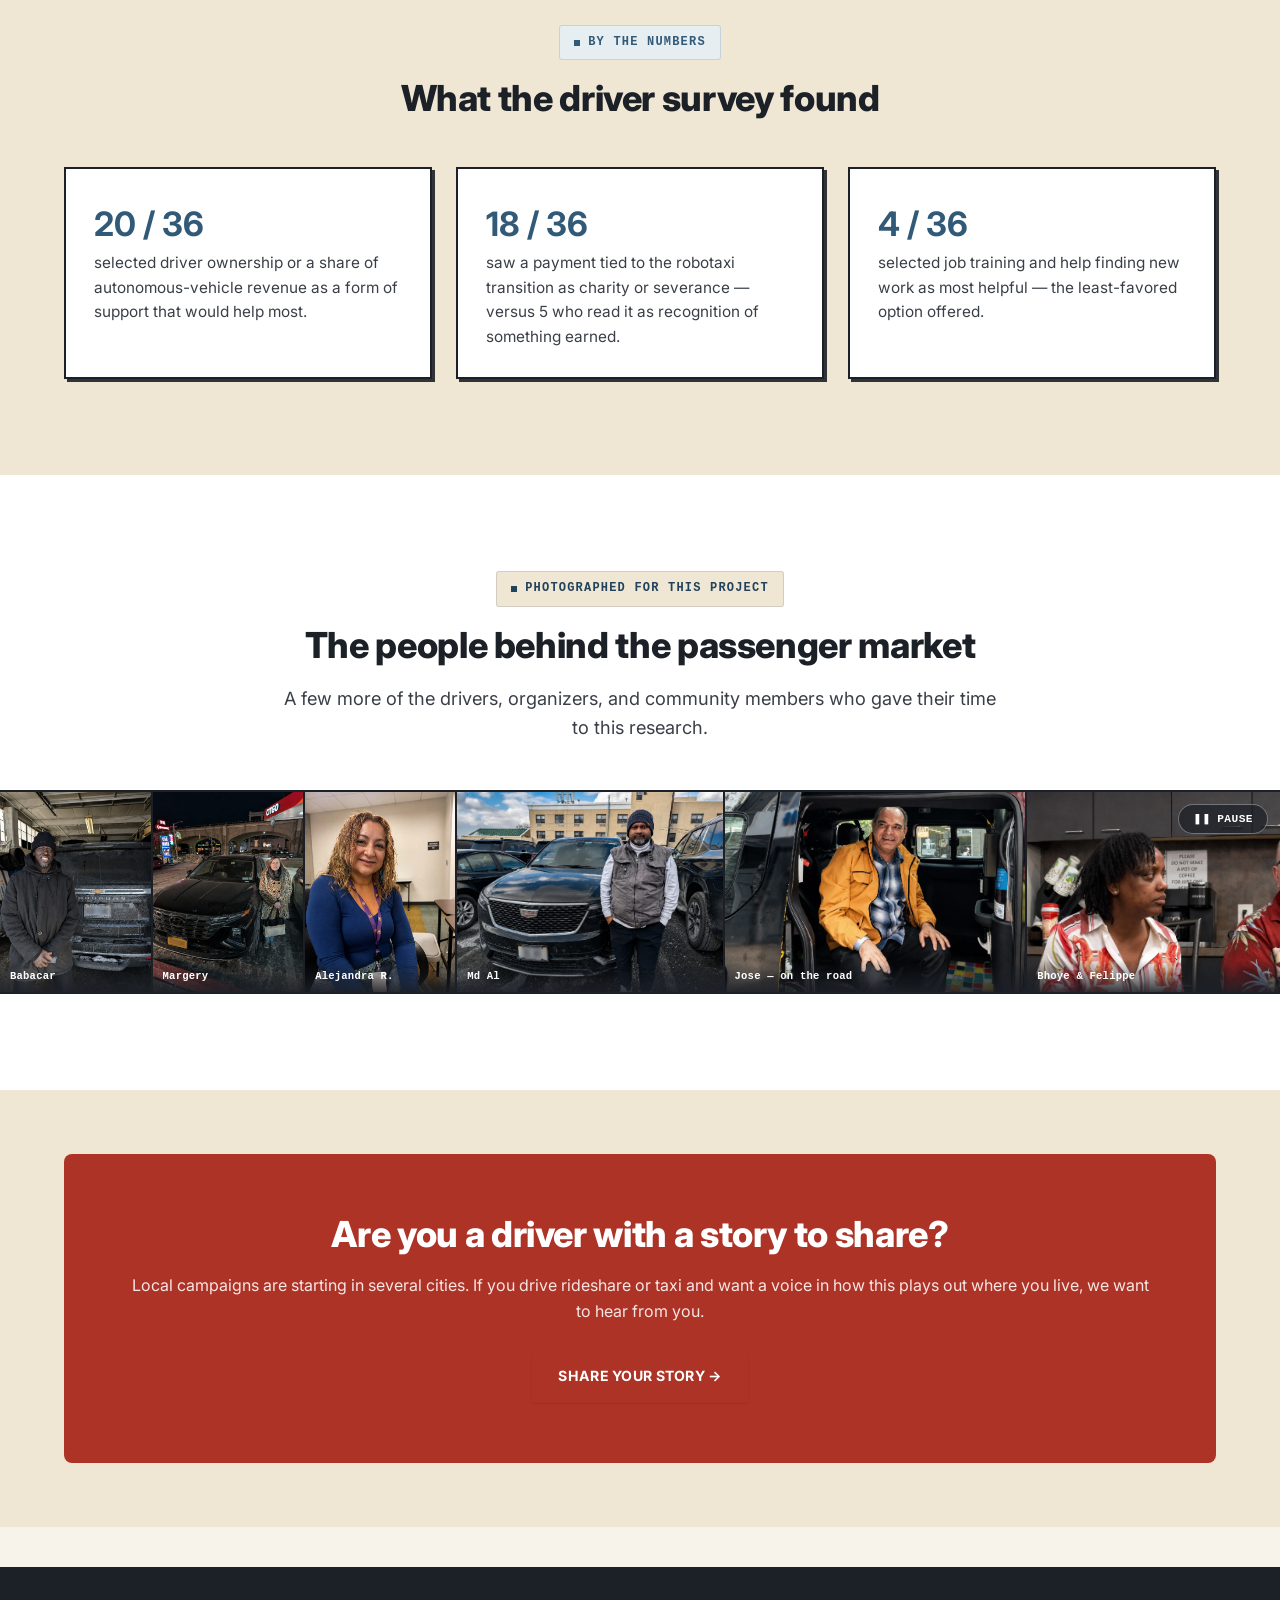
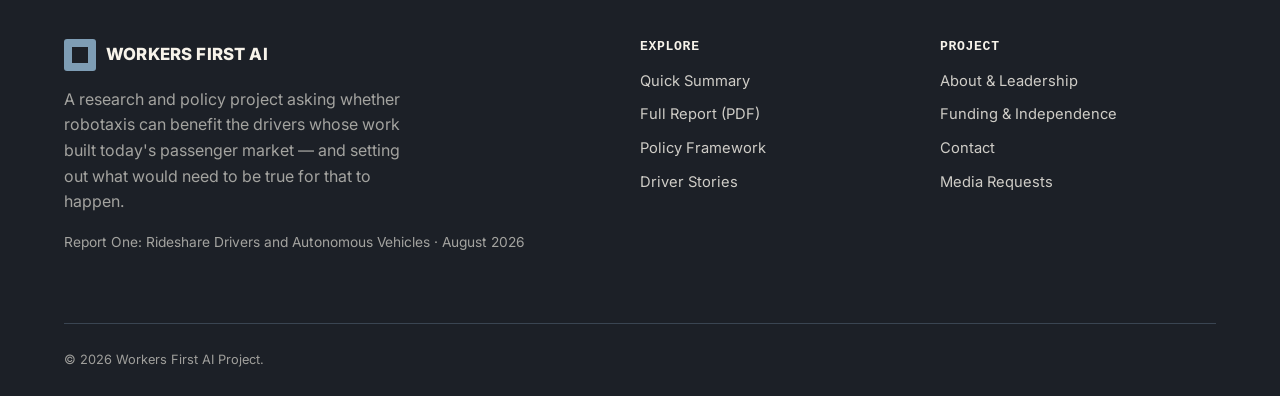
<file: drivers.html>
<!doctype html>
<html lang="en">
<head>
<meta charset="UTF-8">
<meta name="viewport" content="width=device-width, initial-scale=1.0">
<title>Driver Stories — Workers First AI</title>
<meta name="description" content="About 100 rideshare and taxi drivers shaped this report through interviews, a survey, and focus groups in New York, San Francisco, and Atlanta. Read what they told us.">
<link rel="icon" href="images/favicon.svg" type="image/svg+xml">
<link rel="stylesheet" href="css/style.css">
<style>
  .people-grid{ display:grid; grid-template-columns:repeat(6,1fr); gap:22px 18px; padding:14px 0 40px; }
  @media (max-width:920px){ .people-grid{ grid-template-columns:repeat(3,1fr);} }
  @media (max-width:560px){ .people-grid{ grid-template-columns:repeat(2,1fr); padding-bottom:20px;} }
  .person{
    text-align:center; background:var(--surface); border:2px solid var(--ink); padding:10px 10px 14px;
    box-shadow:var(--shadow-sm); transition:transform .18s ease, box-shadow .18s ease; position:relative;
  }
  .person:nth-child(6n+1){ transform:rotate(-1.6deg); }
  .person:nth-child(6n+2){ transform:rotate(1.1deg) translateY(20px); }
  .person:nth-child(6n+3){ transform:rotate(-0.8deg) translateY(4px); }
  .person:nth-child(6n+4){ transform:rotate(1.5deg) translateY(24px); }
  .person:nth-child(6n+5){ transform:rotate(-1.2deg) translateY(8px); }
  .person:nth-child(6n+6){ transform:rotate(0.9deg) translateY(18px); }
  .person:hover{ transform:rotate(0deg) translateY(-6px) !important; box-shadow:var(--shadow-md); z-index:2; }
  .person img{ width:100%; aspect-ratio:1/1; object-fit:cover; margin-bottom:12px; }
  .person .name{ font-family:var(--font-head); font-weight:700; font-size:.92rem; color:var(--blue-900); }
  .person .role{ font-family:var(--font-mono); font-size:.68rem; letter-spacing:.03em; text-transform:uppercase; color:var(--ink-mute); }
  @media (max-width:920px){ .person{ transform:none !important; } }

  .marquee{ position:relative; overflow:hidden; border-top:2px solid var(--ink); border-bottom:2px solid var(--ink); background:var(--ink); margin-top:44px; }
  .marquee-track{ display:flex; width:max-content; animation:marquee-scroll 55s linear infinite; }
  .marquee-track:hover, .marquee-track.paused{ animation-play-state:paused; }
  .marquee-track figure{ margin:0; flex:none; position:relative; }
  .marquee-track img{ height:200px; width:auto; object-fit:cover; display:block; border-right:2px solid var(--ink); filter:saturate(.9); }
  .marquee-track figcaption{
    position:absolute; left:0; right:0; bottom:0; padding:8px 10px 7px;
    background:linear-gradient(0deg, rgba(28,32,39,0.88), transparent);
    color:#fff; font-family:var(--font-mono); font-size:.66rem; font-weight:700; letter-spacing:.02em;
  }
  .marquee-toggle{
    position:absolute; top:12px; right:12px; z-index:2;
    display:flex; align-items:center; gap:7px;
    background:rgba(28,32,39,0.72); border:1px solid rgba(255,255,255,0.35); border-radius:var(--radius-pill);
    color:#fff; font-family:var(--font-mono); font-size:.7rem; font-weight:700; letter-spacing:.04em; text-transform:uppercase;
    padding:8px 14px; cursor:pointer; transition:background .14s ease, border-color .14s ease;
  }
  .marquee-toggle:hover{ background:rgba(28,32,39,0.92); border-color:rgba(255,255,255,0.6); }
  .marquee-toggle-icon{ font-size:.65rem; line-height:1; }
  @keyframes marquee-scroll{ from{ transform:translateX(0); } to{ transform:translateX(-50%); } }
  @media (max-width:640px){ .marquee-track img{ height:140px; } }
  @media (prefers-reduced-motion: reduce){
    .marquee-track{ animation:none; }
    .marquee{ overflow-x:auto; }
    .marquee-toggle{ display:none; }
  }

  /* ---- driver-POV hero scene ----
     A lightweight illustrated loop (SVG + CSS, no video file): windshield
     view of the road, a phone mounted on the dash running the app, and an
     autonomous vehicle passing by every ~5s. Driver Stories is the one page
     allowed a more graphic, animated treatment. */
  .driver-hero{ position:relative; overflow:hidden; background:var(--color-ink); padding:0; border-bottom:none; }
  .driver-scene{ position:absolute; inset:0; z-index:0; }
  .driver-scene svg{ width:100%; height:100%; display:block; }
  .driver-hero .container{ position:relative; z-index:2; padding-top:72px; padding-bottom:64px; }
  .driver-hero::after{
    content:""; position:absolute; inset:0; z-index:1; pointer-events:none;
    background:linear-gradient(180deg, rgba(28,32,39,0.72) 0%, rgba(28,32,39,0.55) 45%, rgba(28,32,39,0.88) 100%);
  }
  .driver-hero .breadcrumb{ color:var(--color-soft-blue); }
  .driver-hero .eyebrow{ background:rgba(255,255,255,0.14); color:#fff; border-color:rgba(255,255,255,0.25); }
  .driver-hero h1.h-xl{ color:#fff; }
  .driver-hero p.lede{ color:rgba(247,243,234,0.92); }

  .av-car{ animation:drv-pass 5s linear infinite; }
  .av-pulse{ animation:drv-pulse 1.6s ease-in-out infinite; transform-origin:center; }
  .app-pin{ animation:drv-pin 2.2s ease-in-out infinite; transform-origin:center; }
  @keyframes drv-pass{
    0%{ transform:translateX(-260px); }
    100%{ transform:translateX(1780px); }
  }
  @keyframes drv-pulse{
    0%,100%{ opacity:.9; transform:scale(1); }
    50%{ opacity:.35; transform:scale(1.6); }
  }
  @keyframes drv-pin{
    0%,100%{ transform:translateY(0); }
    50%{ transform:translateY(-4px); }
  }
  @media (max-width:640px){ .driver-hero .container{ padding-top:56px; padding-bottom:48px; } }
  @media (prefers-reduced-motion: reduce){
    .av-car, .av-pulse, .app-pin{ animation:none; }
  }
</style>
</head>
<body data-page="drivers">

<div id="site-header"></div>

<main>
  <section class="page-hero driver-hero">
    <div class="driver-scene" aria-hidden="true">
      <svg viewBox="0 0 1600 560" preserveAspectRatio="xMidYMax slice" xmlns="http://www.w3.org/2000/svg">
        <defs>
          <linearGradient id="drvSky" x1="0" y1="0" x2="0" y2="1">
            <stop offset="0%" stop-color="#22415A"/>
            <stop offset="60%" stop-color="#315A78"/>
            <stop offset="100%" stop-color="#4A7292"/>
          </linearGradient>
          <linearGradient id="drvRoad" x1="0" y1="0" x2="0" y2="1">
            <stop offset="0%" stop-color="#3A4048"/>
            <stop offset="100%" stop-color="#1C2027"/>
          </linearGradient>
        </defs>

        <rect x="0" y="0" width="1600" height="560" fill="url(#drvSky)"/>

        <!-- road, converging toward a horizon behind the dash -->
        <polygon points="700,300 900,300 1220,560 380,560" fill="url(#drvRoad)"/>
        <polygon points="700,300 720,300 640,560 380,560" fill="#171a20" opacity=".6"/>
        <polygon points="880,300 900,300 1220,560 960,560" fill="#171a20" opacity=".6"/>

        <!-- center lane dashes, perspective-scaled -->
        <g fill="#EFE7D4" opacity=".8">
          <rect x="795" y="308" width="10" height="16"/>
          <rect x="789" y="336" width="14" height="22"/>
          <rect x="781" y="372" width="20" height="30"/>
          <rect x="769" y="418" width="28" height="40"/>
          <rect x="752" y="478" width="38" height="52"/>
        </g>

        <!-- passing autonomous vehicle, crossing near the horizon -->
        <g transform="translate(0,262) scale(0.5)">
          <g class="av-car">
            <ellipse cx="70" cy="86" rx="92" ry="10" fill="#000" opacity=".28"/>
            <rect x="0" y="46" width="140" height="34" rx="10" fill="#EFE7D4"/>
            <path d="M18 46 Q34 20 66 20 H92 Q116 20 128 46 Z" fill="#EFE7D4"/>
            <path d="M24 44 Q36 27 62 27 H88 Q108 27 118 44 Z" fill="#22415A" opacity=".85"/>
            <circle cx="30" cy="80" r="13" fill="#12151a"/>
            <circle cx="110" cy="80" r="13" fill="#12151a"/>
            <circle class="av-pulse" cx="40" cy="16" r="5" fill="#AE3327"/>
            <rect x="30" y="10" width="20" height="7" rx="3.5" fill="#12151a"/>
            <circle cx="132" cy="60" r="3.5" fill="#7E9DB5"/>
            <circle cx="132" cy="70" r="3.5" fill="#7E9DB5"/>
          </g>
        </g>

        <!-- windshield frame / dashboard, driver POV -->
        <path d="M0 560 L0 470 Q40 430 160 420 L460 402 Q560 396 620 402 L980 402 Q1040 396 1140 420 L1440 430 Q1560 436 1600 470 L1600 560 Z" fill="#12151a"/>
        <path d="M0 560 L0 500 Q220 470 460 460 L1140 460 Q1380 470 1600 500 L1600 560 Z" fill="#0c0e11"/>

        <!-- steering wheel, lower-left -->
        <g transform="translate(230,560)" opacity=".95">
          <circle r="140" fill="none" stroke="#1C2027" stroke-width="26"/>
          <circle r="140" fill="none" stroke="#2b3038" stroke-width="6"/>
          <circle r="34" fill="#1C2027"/>
        </g>

        <!-- phone mount with the app running -->
        <g transform="translate(1150,388)">
          <rect x="-58" y="-92" width="116" height="150" rx="14" fill="#0c0e11" stroke="#2b3038" stroke-width="3"/>
          <rect x="-46" y="-80" width="92" height="126" rx="6" fill="#F7F3EA"/>
          <path d="M-38 20 Q-10 -28 20 -6 Q42 10 40 34" fill="none" stroke="#315A78" stroke-width="5" stroke-linecap="round"/>
          <circle class="app-pin" cx="-38" cy="20" r="6" fill="#AE3327"/>
          <circle cx="40" cy="34" r="6" fill="#315A78"/>
          <rect x="-38" y="-64" width="76" height="8" rx="4" fill="#CDD5DC"/>
          <rect x="-38" y="-50" width="50" height="6" rx="3" fill="#CDD5DC"/>
        </g>
      </svg>
    </div>
    <div class="container">
      <div class="breadcrumb">Driver stories</div>
      <span class="eyebrow"><span class="dot"></span>Part Two of the report · What we did and what we heard</span>
      <h1 class="h-xl" style="max-width:780px;">About 100 drivers shaped this report</h1>
      <p class="lede" style="max-width:680px;">We went to drivers before settling on a policy framework — not after. Here's how we listened, and what they told us.</p>
    </div>
  </section>

  <!-- PROCESS STATS -->
  <section class="tight bg-white">
    <div class="container reveal">
      <div class="stats">
        <div class="stat"><div class="num" data-count-to="30" data-suffix="+">0</div><div class="label">one-on-one driver interviews</div></div>
        <div class="stat"><div class="num" data-count-to="36" data-suffix="">0</div><div class="label">written survey responses</div></div>
        <div class="stat"><div class="num" data-count-to="3" data-suffix="">0</div><div class="label">two-hour recorded focus groups</div></div>
        <div class="stat"><div class="num" data-count-to="3" data-suffix="">0</div><div class="label">cities: New York, San Francisco, Atlanta</div></div>
      </div>
      <p class="center muted small" style="margin-top:22px;">Interviews began with the job, not robotaxis. If a driver didn't raise the topic themselves, we asked one scripted question near the end. Participants were not a representative sample of all rideshare and taxi drivers — but their testimony and judgment shaped every question this report asks.</p>
    </div>
  </section>

  <!-- NAMED DRIVERS WHO SHAPED THE PROJECT -->
  <section class="bg-alt">
    <div class="container">
      <div class="section-head center reveal">
        <span class="eyebrow"><span class="dot"></span>With their permission</span>
        <h2 class="h-lg">Drivers who shaped this project</h2>
        <p class="lede">Participant anonymity is maintained unless express consent is provided for identification and photography.</p>
      </div>
      <div class="people-grid reveal">
        <div class="person"><img src="images/shaun.webp" alt="Shaun Beckles"><div class="name">Shaun B.</div><div class="role">NY Driver</div></div>
        <div class="person"><img src="images/asad.webp" alt="Asad Iqbal"><div class="name">Asad I.</div><div class="role">NY Driver</div></div>
        <div class="person"><img src="images/dashuan.webp" alt="Dachuan Nie"><div class="name">Dachuan N.</div><div class="role">NY Driver</div></div>
        <div class="person"><img src="images/liakat-v.webp" alt="Liakat Ali"><div class="name">Liakat A.</div><div class="role">NY Driver</div></div>
        <div class="person"><img src="images/muneed.webp" alt="Muneeb Rehman"><div class="name">Muneeb R.</div><div class="role">NY Driver</div></div>
        <div class="person"><img src="images/jose.webp" alt="Jose Gomez"><div class="name">Jose G.</div><div class="role">NY Driver</div></div>
      </div>
    </div>
  </section>

  <!-- QUOTES BY THEME -->
  <section class="bg-white">
    <div class="container">
      <div class="section-head center reveal">
        <span class="eyebrow warm"><span class="dot"></span>In their own words</span>
        <h2 class="h-lg">What drivers told us</h2>
      </div>

      <div class="reveal" style="margin-bottom:44px;">
        <h3 style="color:var(--blue-900);">Pay has already fallen</h3>
        <div class="grid grid-2" style="margin-top:20px;">
          <div class="quote-card">
            <div><span class="quote-mark">&ldquo;</span><blockquote>We were making 78 percent. I got $78 on a $100 ride. Now, a $100 ride, I get $64.</blockquote><cite>New York driver, more than a decade of experience</cite></div>
          </div>
          <div class="quote-card">
            <div><span class="quote-mark">&ldquo;</span><blockquote>I have bills to pay, rent and stuff. What am I supposed to do when all this happens and I'm not bringing in the income?</blockquote><cite>New York driver</cite></div>
          </div>
        </div>
      </div>

      <div class="reveal" style="margin-bottom:44px;">
        <h3 style="color:var(--blue-900);">Drivers disagreed about whether robotaxis should operate</h3>
        <div class="grid grid-2" style="margin-top:20px;">
          <div class="quote-card">
            <img src="images/liakat-v.webp" alt="Liakat Ali">
            <div><span class="quote-mark">&ldquo;</span><blockquote>I don't like it. Maybe I am old-fashioned.</blockquote><cite>Liakat Ali — on robots taking over people's jobs</cite></div>
          </div>
          <div class="quote-card">
            <div><span class="quote-mark">&ldquo;</span><blockquote>The enemy is not the technology. I have an Apple Watch, I have an iPhone, I have an electric car. It's not my enemy.</blockquote><cite>San Francisco driver, part-time</cite></div>
          </div>
        </div>
      </div>

      <div class="reveal" style="margin-bottom:44px;">
        <h3 style="color:var(--blue-900);">Drivers want to keep working, not be pushed out</h3>
        <div class="grid grid-2" style="margin-top:20px;">
          <div class="quote-card">
            <img src="images/asad.webp" alt="Asad Iqbal">
            <div><span class="quote-mark">&ldquo;</span><blockquote>Every person should be allowed to drive that autonomous vehicle, and not to be replaced.</blockquote><cite>Asad Iqbal — New York City</cite></div>
          </div>
          <div class="quote-card">
            <div><span class="quote-mark">&ldquo;</span><blockquote>You're going to replace me with the car. Let me fix the car.</blockquote><cite>Driver, focus-group participant</cite></div>
          </div>
        </div>
      </div>

      <div class="reveal" style="margin-bottom:44px;">
        <h3 style="color:var(--blue-900);">Drivers have earned support, and they know it</h3>
        <div class="grid grid-2" style="margin-top:20px;">
          <div class="quote-card">
            <div><span class="quote-mark">&ldquo;</span><blockquote>Some of us don't want free money. Our dignity is being stripped away by them just throwing us away. We just want to know that we're valued.</blockquote><cite>Atlanta driver</cite></div>
          </div>
          <div class="quote-card">
            <div><span class="quote-mark">&ldquo;</span><blockquote>They take a commission if there is a worker. But there is no worker in a self-driving car.</blockquote><cite>Car-service driver</cite></div>
          </div>
        </div>
      </div>

      <div class="reveal">
        <h3 style="color:var(--blue-900);">Drivers know political action matters, and they need allies</h3>
        <div class="grid grid-2" style="margin-top:20px;">
          <div class="quote-card">
            <div><span class="quote-mark">&ldquo;</span><blockquote>Driverless cars don't vote. Drivers and their families vote.</blockquote><cite>Atlanta driver</cite></div>
          </div>
          <div class="quote-card">
            <div><span class="quote-mark">&ldquo;</span><blockquote>We don't have gold. We have each other.</blockquote><cite>Driver, focus-group participant</cite></div>
          </div>
        </div>
      </div>
    </div>
  </section>

  <!-- SURVEY FINDINGS -->
  <section class="bg-alt">
    <div class="container">
      <div class="section-head center reveal">
        <span class="eyebrow"><span class="dot"></span>By the numbers</span>
        <h2 class="h-lg">What the driver survey found</h2>
      </div>
      <div class="grid grid-3 reveal">
        <div class="card">
          <div class="num" style="font-family:var(--font-head); font-weight:700; font-size:2.1rem; color:var(--blue-600);">20 / 36</div>
          <p>selected driver ownership or a share of autonomous-vehicle revenue as a form of support that would help most.</p>
        </div>
        <div class="card">
          <div class="num" style="font-family:var(--font-head); font-weight:700; font-size:2.1rem; color:var(--blue-600);">18 / 36</div>
          <p>saw a payment tied to the robotaxi transition as charity or severance — versus 5 who read it as recognition of something earned.</p>
        </div>
        <div class="card">
          <div class="num" style="font-family:var(--font-head); font-weight:700; font-size:2.1rem; color:var(--blue-600);">4 / 36</div>
          <p>selected job training and help finding new work as most helpful — the least-favored option offered.</p>
        </div>
      </div>
    </div>
  </section>

  <!-- BROADER GALLERY -->
  <section class="bg-white">
    <div class="container">
      <div class="section-head center reveal">
        <span class="eyebrow warm"><span class="dot"></span>Photographed for this project</span>
        <h2 class="h-lg">The people behind the passenger market</h2>
        <p class="lede">A few more of the drivers, organizers, and community members who gave their time to this research.</p>
      </div>
    </div>
    <div class="marquee reveal">
      <button type="button" class="marquee-toggle" id="marqueeToggle" aria-pressed="false" aria-label="Pause the scrolling photos">
        <span class="marquee-toggle-icon" aria-hidden="true">❚❚</span><span class="marquee-toggle-label">Pause</span>
      </button>
      <div class="marquee-track" id="marqueeTrack">
        <!-- 8 distinct people, vehicle-featuring photos spread apart rather than run together -->
        <figure><img src="images/babacar.webp" alt="Babacar"><figcaption>Babacar</figcaption></figure>
        <figure><img src="images/margery.webp" alt="Margery"><figcaption>Margery</figcaption></figure>
        <figure><img src="images/alejandra-r.webp" alt="Alejandra R."><figcaption>Alejandra R.</figcaption></figure>
        <figure><img src="images/md-al.webp" alt="Md Al"><figcaption>Md Al</figcaption></figure>
        <figure><img src="images/jose-in-vehicle.webp" alt="Jose, in vehicle"><figcaption>Jose — on the road</figcaption></figure>
        <figure><img src="images/bhoye-and-felippe-atl.webp" alt="Bhoye and Felippe, Atlanta"><figcaption>Bhoye &amp; Felippe</figcaption></figure>
        <figure><img src="images/liakat-v-car.webp" alt="Liakat Ali, in vehicle"><figcaption>Liakat A.</figcaption></figure>
        <figure><img src="images/ny-group.webp" alt="New York driver group"><figcaption>NYC drivers</figcaption></figure>
        <!-- duplicated once for a seamless loop -->
        <figure><img src="images/babacar.webp" alt="Babacar"><figcaption>Babacar</figcaption></figure>
        <figure><img src="images/margery.webp" alt="Margery"><figcaption>Margery</figcaption></figure>
        <figure><img src="images/alejandra-r.webp" alt="Alejandra R."><figcaption>Alejandra R.</figcaption></figure>
        <figure><img src="images/md-al.webp" alt="Md Al"><figcaption>Md Al</figcaption></figure>
        <figure><img src="images/jose-in-vehicle.webp" alt="Jose, in vehicle"><figcaption>Jose — on the road</figcaption></figure>
        <figure><img src="images/bhoye-and-felippe-atl.webp" alt="Bhoye and Felippe, Atlanta"><figcaption>Bhoye &amp; Felippe</figcaption></figure>
        <figure><img src="images/liakat-v-car.webp" alt="Liakat Ali, in vehicle"><figcaption>Liakat A.</figcaption></figure>
        <figure><img src="images/ny-group.webp" alt="New York driver group"><figcaption>NYC drivers</figcaption></figure>
      </div>
    </div>
  </section>

  <section class="tight bg-alt">
    <div class="container reveal">
      <div class="band">
        <h2 class="h-lg">Are you a driver with a story to share?</h2>
        <p>Local campaigns are starting in several cities. If you drive rideshare or taxi and want a voice in how this plays out where you live, we want to hear from you.</p>
        <div class="actions">
          <a href="contact.html#drivers" class="btn btn-warm">Share your story →</a>
        </div>
      </div>
    </div>
  </section>
</main>

<div id="site-footer"></div>
<script src="js/main.js"></script>
</body>
</html>
</file>
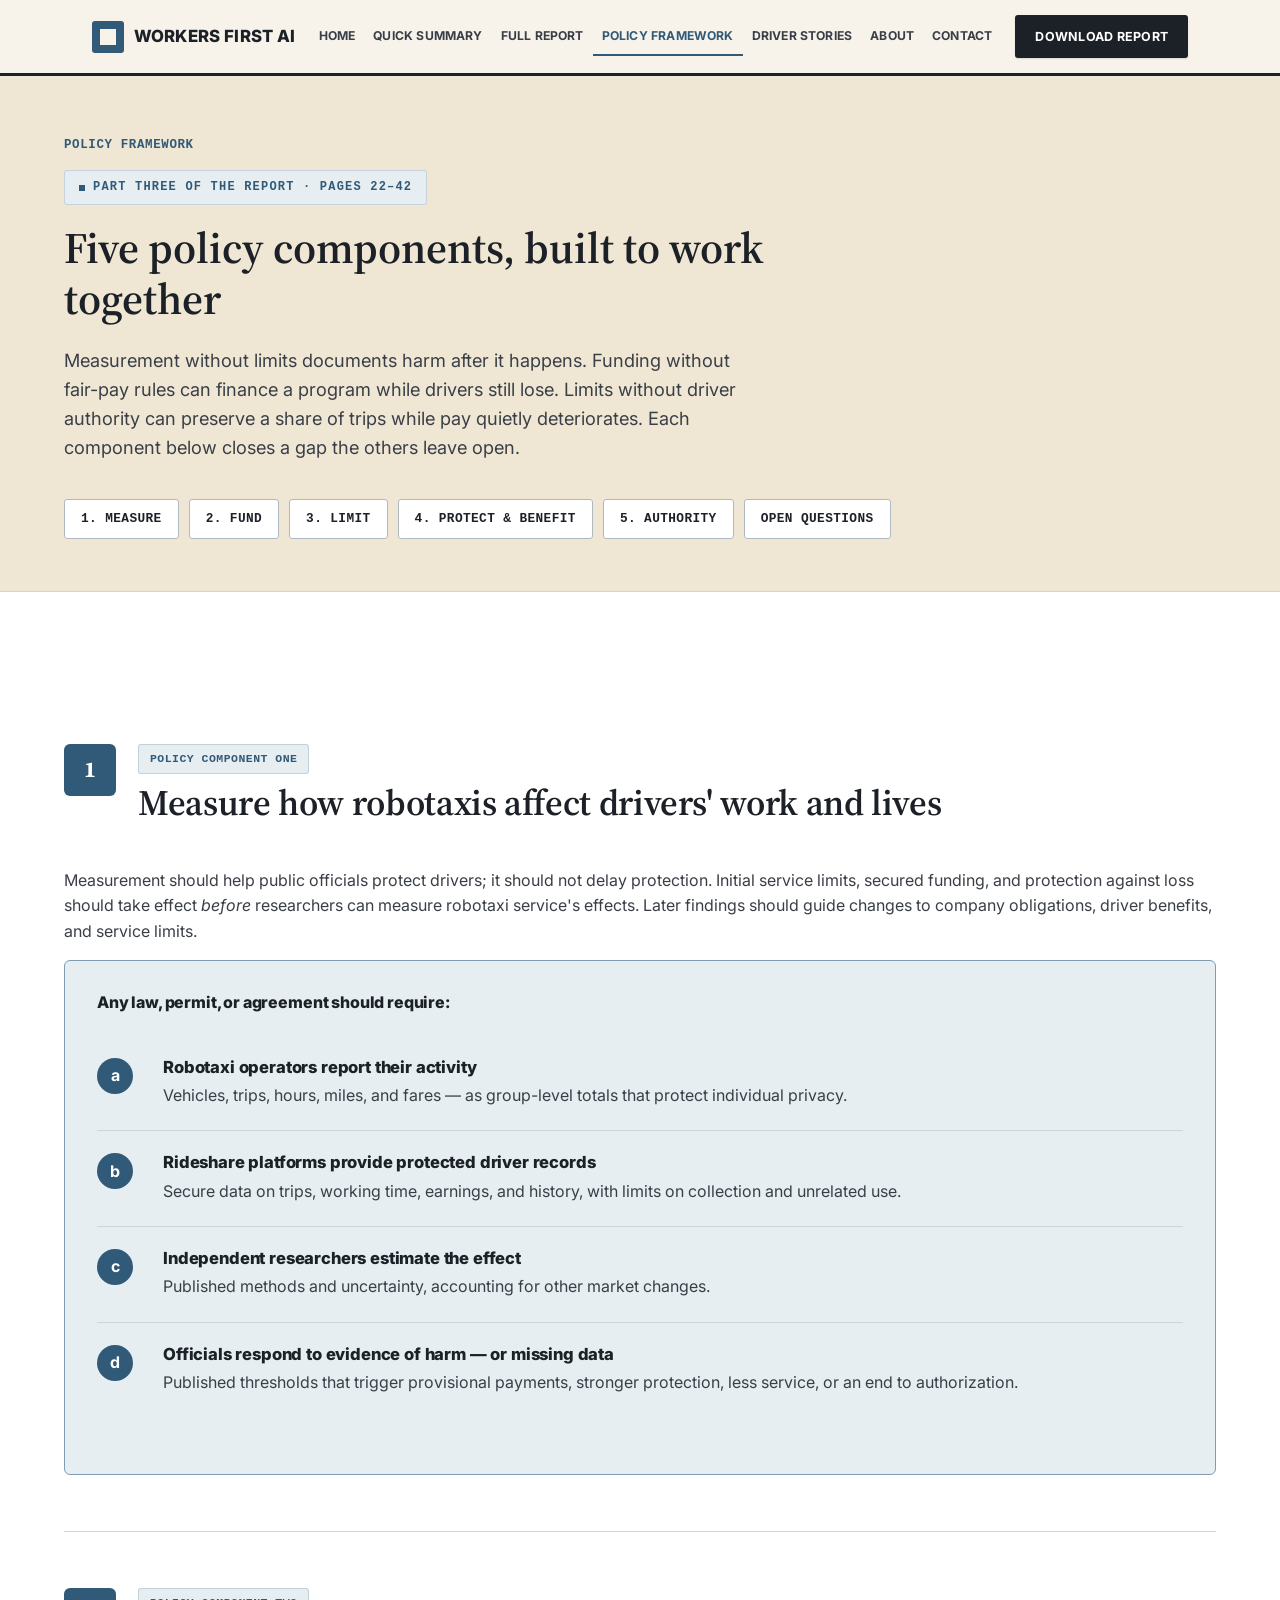
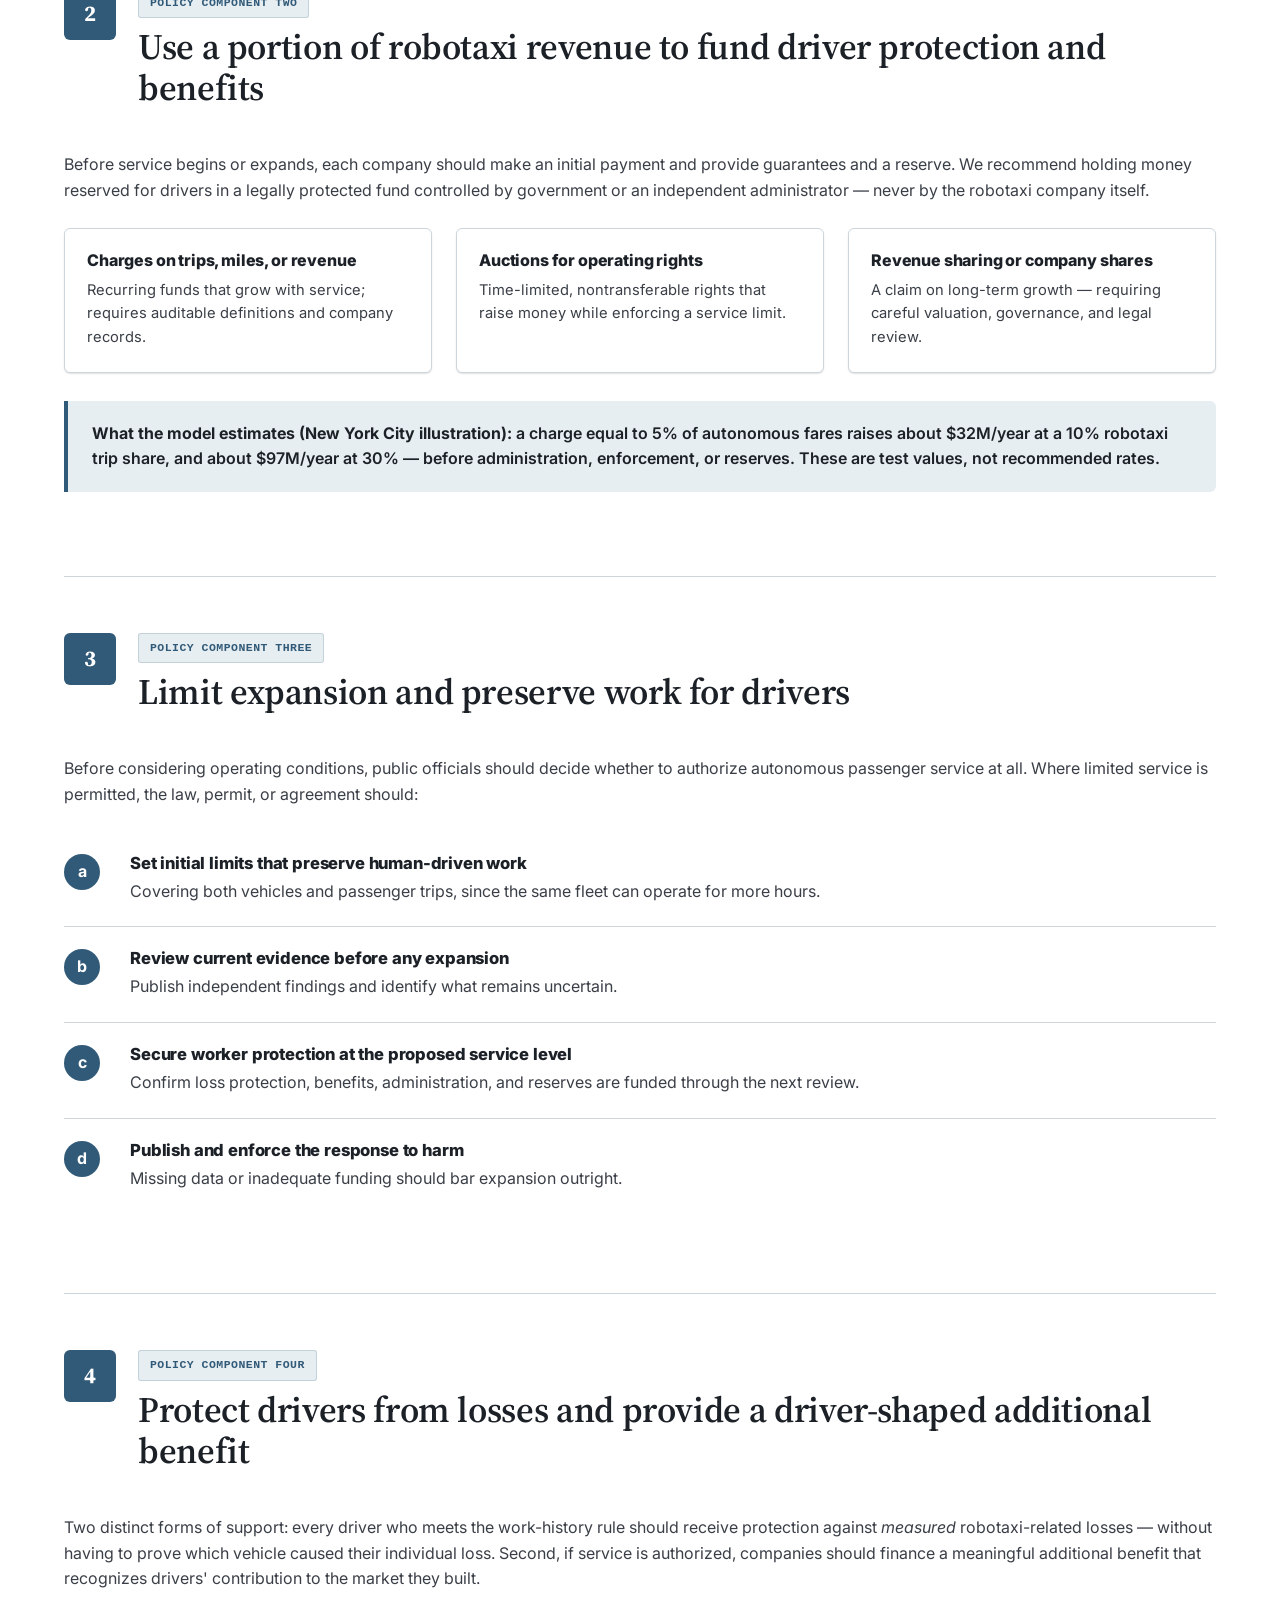
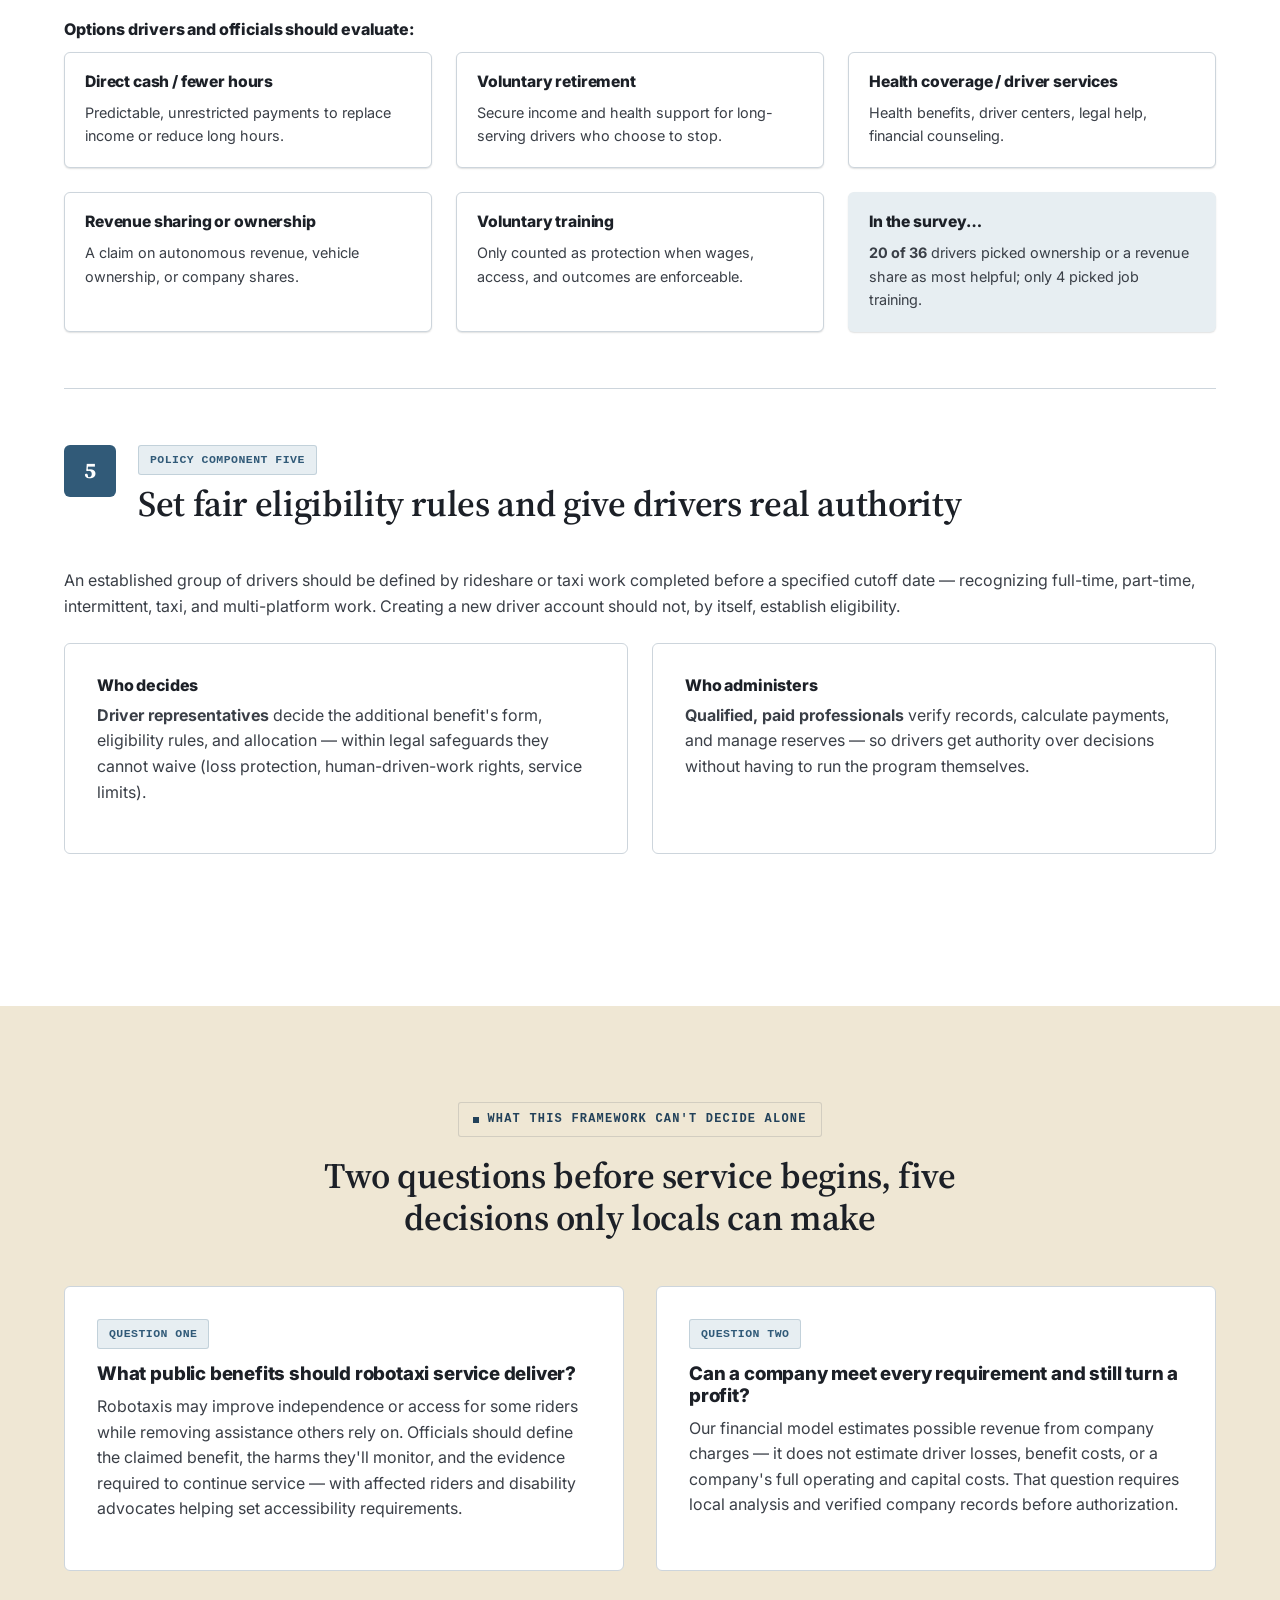
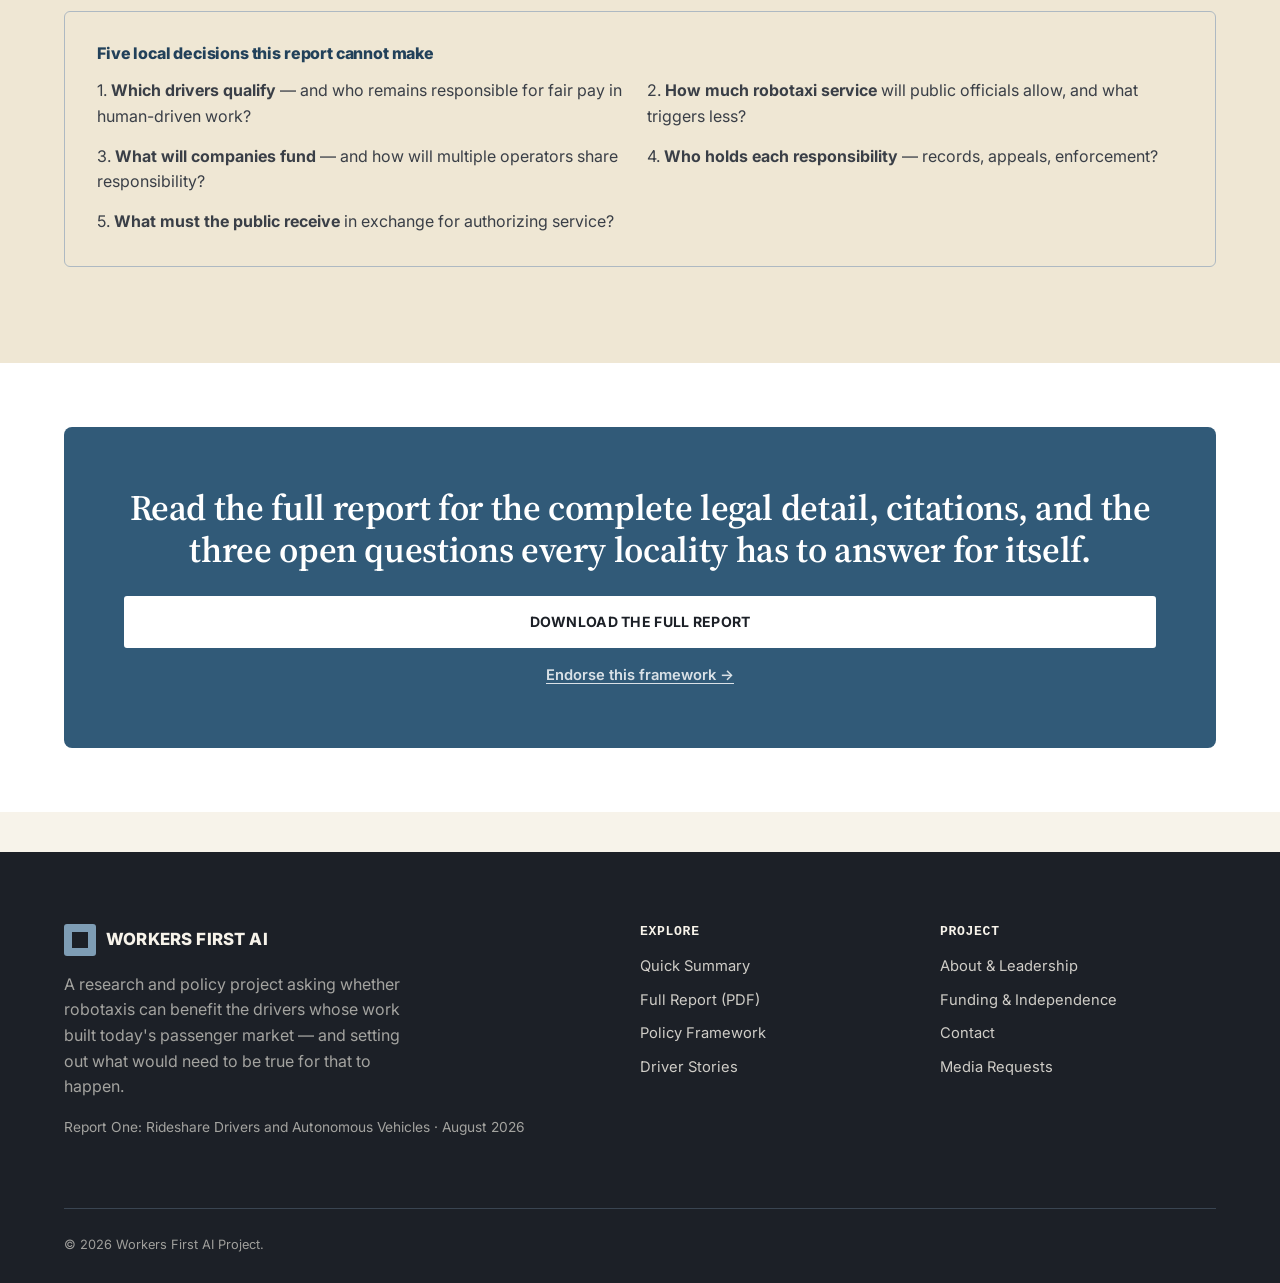
<file: policy.html>
<!doctype html>
<html lang="en">
<head>
<meta charset="UTF-8">
<meta name="viewport" content="width=device-width, initial-scale=1.0">
<title>The Policy Framework — Workers First AI</title>
<meta name="description" content="Five policy components for protecting rideshare and taxi drivers as robotaxi service expands, plus the open questions local officials still have to answer.">
<link rel="icon" href="images/favicon.svg" type="image/svg+xml">
<link rel="stylesheet" href="css/style.css">
<style>
  .pc-nav{ display:flex; flex-wrap:wrap; gap:10px; margin:36px 0 0; }
  .pc-nav a{ font-family:var(--font-mono); font-weight:700; font-size:.8rem; text-transform:uppercase; letter-spacing:.03em; padding:9px 16px; border-radius:var(--radius-sm); border:1px solid var(--border-strong); background:var(--surface); transition:background .14s ease, border-color .14s ease, color .14s ease; }
  .pc-nav a:hover{ background:var(--blue-100); border-color:var(--blue-500); color:var(--blue-700); }
  .pc-block{ scroll-margin-top:100px; padding:56px 0; border-bottom:1px solid var(--border); }
  .pc-block:last-child{ border-bottom:none; }
  .pc-head{ display:flex; gap:22px; align-items:flex-start; margin-bottom:26px; }
  .pc-head .n{ width:52px; height:52px; border-radius:var(--radius); background:var(--gradient-brand); color:#fff; font-family:var(--font-editorial); font-weight:700; font-size:1.4rem; display:flex; align-items:center; justify-content:center; flex:none; }
  .req-list{ display:flex; flex-direction:column; gap:0; margin:24px 0; }
</style>
</head>
<body data-page="policy">

<div id="site-header"></div>

<main>
  <section class="page-hero">
    <div class="container">
      <div class="breadcrumb">Policy framework</div>
      <span class="eyebrow"><span class="dot"></span>Part Three of the report · pages 22–42</span>
      <h1 class="h-xl" style="max-width:820px;">Five policy components, built to work together</h1>
      <p class="lede" style="max-width:700px;">Measurement without limits documents harm after it happens. Funding without fair-pay rules can finance a program while drivers still lose. Limits without driver authority can preserve a share of trips while pay quietly deteriorates. Each component below closes a gap the others leave open.</p>
      <div class="pc-nav">
        <a href="#pc1">1. Measure</a>
        <a href="#pc2">2. Fund</a>
        <a href="#pc3">3. Limit</a>
        <a href="#pc4">4. Protect &amp; benefit</a>
        <a href="#pc5">5. Authority</a>
        <a href="#open">Open questions</a>
      </div>
    </div>
  </section>

  <section class="bg-white">
    <div class="container">

      <div class="pc-block" id="pc1">
        <div class="pc-head"><div class="n">1</div><div><span class="tag">Policy component one</span><h2 class="h-lg" style="margin-top:8px;">Measure how robotaxis affect drivers' work and lives</h2></div></div>
        <p>Measurement should help public officials protect drivers; it should not delay protection. Initial service limits, secured funding, and protection against loss should take effect <em>before</em> researchers can measure robotaxi service's effects. Later findings should guide changes to company obligations, driver benefits, and service limits.</p>
        <div class="panel panel-tinted">
          <h4 style="margin-bottom:14px; color:var(--blue-900);">Any law, permit, or agreement should require:</h4>
          <div class="req-list">
            <div class="step"><div class="n">a</div><div><h4>Robotaxi operators report their activity</h4><p>Vehicles, trips, hours, miles, and fares — as group-level totals that protect individual privacy.</p></div></div>
            <div class="step"><div class="n">b</div><div><h4>Rideshare platforms provide protected driver records</h4><p>Secure data on trips, working time, earnings, and history, with limits on collection and unrelated use.</p></div></div>
            <div class="step"><div class="n">c</div><div><h4>Independent researchers estimate the effect</h4><p>Published methods and uncertainty, accounting for other market changes.</p></div></div>
            <div class="step"><div class="n">d</div><div><h4>Officials respond to evidence of harm — or missing data</h4><p>Published thresholds that trigger provisional payments, stronger protection, less service, or an end to authorization.</p></div></div>
          </div>
        </div>
      </div>

      <div class="pc-block" id="pc2">
        <div class="pc-head"><div class="n">2</div><div><span class="tag">Policy component two</span><h2 class="h-lg" style="margin-top:8px;">Use a portion of robotaxi revenue to fund driver protection and benefits</h2></div></div>
        <p>Before service begins or expands, each company should make an initial payment and provide guarantees and a reserve. We recommend holding money reserved for drivers in a legally protected fund controlled by government or an independent administrator — never by the robotaxi company itself.</p>
        <div class="grid grid-3" style="margin:24px 0;">
          <div class="card" style="padding:22px;"><h3 style="font-size:1rem;">Charges on trips, miles, or revenue</h3><p style="font-size:.92rem;">Recurring funds that grow with service; requires auditable definitions and company records.</p></div>
          <div class="card" style="padding:22px;"><h3 style="font-size:1rem;">Auctions for operating rights</h3><p style="font-size:.92rem;">Time-limited, nontransferable rights that raise money while enforcing a service limit.</p></div>
          <div class="card" style="padding:22px;"><h3 style="font-size:1rem;">Revenue sharing or company shares</h3><p style="font-size:.92rem;">A claim on long-term growth — requiring careful valuation, governance, and legal review.</p></div>
        </div>
        <div class="callout">
          <p><strong>What the model estimates (New York City illustration):</strong> a charge equal to 5% of autonomous fares raises about $32M/year at a 10% robotaxi trip share, and about $97M/year at 30% — before administration, enforcement, or reserves. These are test values, not recommended rates.</p>
        </div>
      </div>

      <div class="pc-block" id="pc3">
        <div class="pc-head"><div class="n">3</div><div><span class="tag">Policy component three</span><h2 class="h-lg" style="margin-top:8px;">Limit expansion and preserve work for drivers</h2></div></div>
        <p>Before considering operating conditions, public officials should decide whether to authorize autonomous passenger service at all. Where limited service is permitted, the law, permit, or agreement should:</p>
        <div class="req-list">
          <div class="step"><div class="n">a</div><div><h4>Set initial limits that preserve human-driven work</h4><p>Covering both vehicles and passenger trips, since the same fleet can operate for more hours.</p></div></div>
          <div class="step"><div class="n">b</div><div><h4>Review current evidence before any expansion</h4><p>Publish independent findings and identify what remains uncertain.</p></div></div>
          <div class="step"><div class="n">c</div><div><h4>Secure worker protection at the proposed service level</h4><p>Confirm loss protection, benefits, administration, and reserves are funded through the next review.</p></div></div>
          <div class="step"><div class="n">d</div><div><h4>Publish and enforce the response to harm</h4><p>Missing data or inadequate funding should bar expansion outright.</p></div></div>
        </div>
      </div>

      <div class="pc-block" id="pc4">
        <div class="pc-head"><div class="n">4</div><div><span class="tag">Policy component four</span><h2 class="h-lg" style="margin-top:8px;">Protect drivers from losses and provide a driver-shaped additional benefit</h2></div></div>
        <p>Two distinct forms of support: every driver who meets the work-history rule should receive protection against <em>measured</em> robotaxi-related losses — without having to prove which vehicle caused their individual loss. Second, if service is authorized, companies should finance a meaningful additional benefit that recognizes drivers' contribution to the market they built.</p>
        <h4 style="color:var(--blue-900); margin:28px 0 14px;">Options drivers and officials should evaluate:</h4>
        <div class="grid grid-3">
          <div class="card" style="padding:20px;"><h3 style="font-size:.98rem;">Direct cash / fewer hours</h3><p style="font-size:.9rem;">Predictable, unrestricted payments to replace income or reduce long hours.</p></div>
          <div class="card" style="padding:20px;"><h3 style="font-size:.98rem;">Voluntary retirement</h3><p style="font-size:.9rem;">Secure income and health support for long-serving drivers who choose to stop.</p></div>
          <div class="card" style="padding:20px;"><h3 style="font-size:.98rem;">Health coverage / driver services</h3><p style="font-size:.9rem;">Health benefits, driver centers, legal help, financial counseling.</p></div>
          <div class="card" style="padding:20px;"><h3 style="font-size:.98rem;">Revenue sharing or ownership</h3><p style="font-size:.9rem;">A claim on autonomous revenue, vehicle ownership, or company shares.</p></div>
          <div class="card" style="padding:20px;"><h3 style="font-size:.98rem;">Voluntary training</h3><p style="font-size:.9rem;">Only counted as protection when wages, access, and outcomes are enforceable.</p></div>
          <div class="card" style="padding:20px; background:var(--blue-100); border-color:transparent;"><h3 style="font-size:.98rem;">In the survey&hellip;</h3><p style="font-size:.9rem;"><strong>20 of 36</strong> drivers picked ownership or a revenue share as most helpful; only 4 picked job training.</p></div>
        </div>
      </div>

      <div class="pc-block" id="pc5">
        <div class="pc-head"><div class="n">5</div><div><span class="tag">Policy component five</span><h2 class="h-lg" style="margin-top:8px;">Set fair eligibility rules and give drivers real authority</h2></div></div>
        <p>An established group of drivers should be defined by rideshare or taxi work completed before a specified cutoff date — recognizing full-time, part-time, intermittent, taxi, and multi-platform work. Creating a new driver account should not, by itself, establish eligibility.</p>
        <div class="grid grid-2" style="margin-top:24px;">
          <div class="panel">
            <h4 style="color:var(--blue-900);">Who decides</h4>
            <p><strong>Driver representatives</strong> decide the additional benefit's form, eligibility rules, and allocation — within legal safeguards they cannot waive (loss protection, human-driven-work rights, service limits).</p>
          </div>
          <div class="panel">
            <h4 style="color:var(--blue-900);">Who administers</h4>
            <p><strong>Qualified, paid professionals</strong> verify records, calculate payments, and manage reserves — so drivers get authority over decisions without having to run the program themselves.</p>
          </div>
        </div>
      </div>

    </div>
  </section>

  <!-- OPEN QUESTIONS -->
  <section class="bg-alt" id="open">
    <div class="container">
      <div class="section-head center reveal">
        <span class="eyebrow warm"><span class="dot"></span>What this framework can't decide alone</span>
        <h2 class="h-lg">Two questions before service begins, five decisions only locals can make</h2>
      </div>
      <div class="grid grid-2 reveal" style="gap:32px; margin-bottom:40px;">
        <div class="panel">
          <span class="tag">Question one</span>
          <h3 style="margin-top:14px;">What public benefits should robotaxi service deliver?</h3>
          <p>Robotaxis may improve independence or access for some riders while removing assistance others rely on. Officials should define the claimed benefit, the harms they'll monitor, and the evidence required to continue service — with affected riders and disability advocates helping set accessibility requirements.</p>
        </div>
        <div class="panel">
          <span class="tag">Question two</span>
          <h3 style="margin-top:14px;">Can a company meet every requirement and still turn a profit?</h3>
          <p>Our financial model estimates possible revenue from company charges — it does not estimate driver losses, benefit costs, or a company's full operating and capital costs. That question requires local analysis and verified company records before authorization.</p>
        </div>
      </div>

      <div class="panel panel-warm reveal">
        <h4 style="color:var(--blue-700); margin-bottom:16px;">Five local decisions this report cannot make</h4>
        <div class="grid grid-2" style="gap:14px;">
          <p style="margin:0;">1. <strong>Which drivers qualify</strong> — and who remains responsible for fair pay in human-driven work?</p>
          <p style="margin:0;">2. <strong>How much robotaxi service</strong> will public officials allow, and what triggers less?</p>
          <p style="margin:0;">3. <strong>What will companies fund</strong> — and how will multiple operators share responsibility?</p>
          <p style="margin:0;">4. <strong>Who holds each responsibility</strong> — records, appeals, enforcement?</p>
          <p style="margin:0;">5. <strong>What must the public receive</strong> in exchange for authorizing service?</p>
        </div>
      </div>
    </div>
  </section>

  <section class="tight bg-white">
    <div class="container reveal">
      <div class="band">
        <h2 class="h-lg">Read the full report for the complete legal detail, citations, and the three open questions every locality has to answer for itself.</h2>
        <div class="actions" style="flex-direction:column; gap:16px;">
          <a href="files/Workers-First-AI-Report-One-Rideshare-Drivers-and-AVs.pdf" class="btn btn-white" download>Download the full report</a>
          <a href="contact.html#endorse" class="quiet-link on-dark">Endorse this framework →</a>
        </div>
      </div>
    </div>
  </section>
</main>

<div id="site-footer"></div>
<script src="js/main.js"></script>
</body>
</html>
</file>
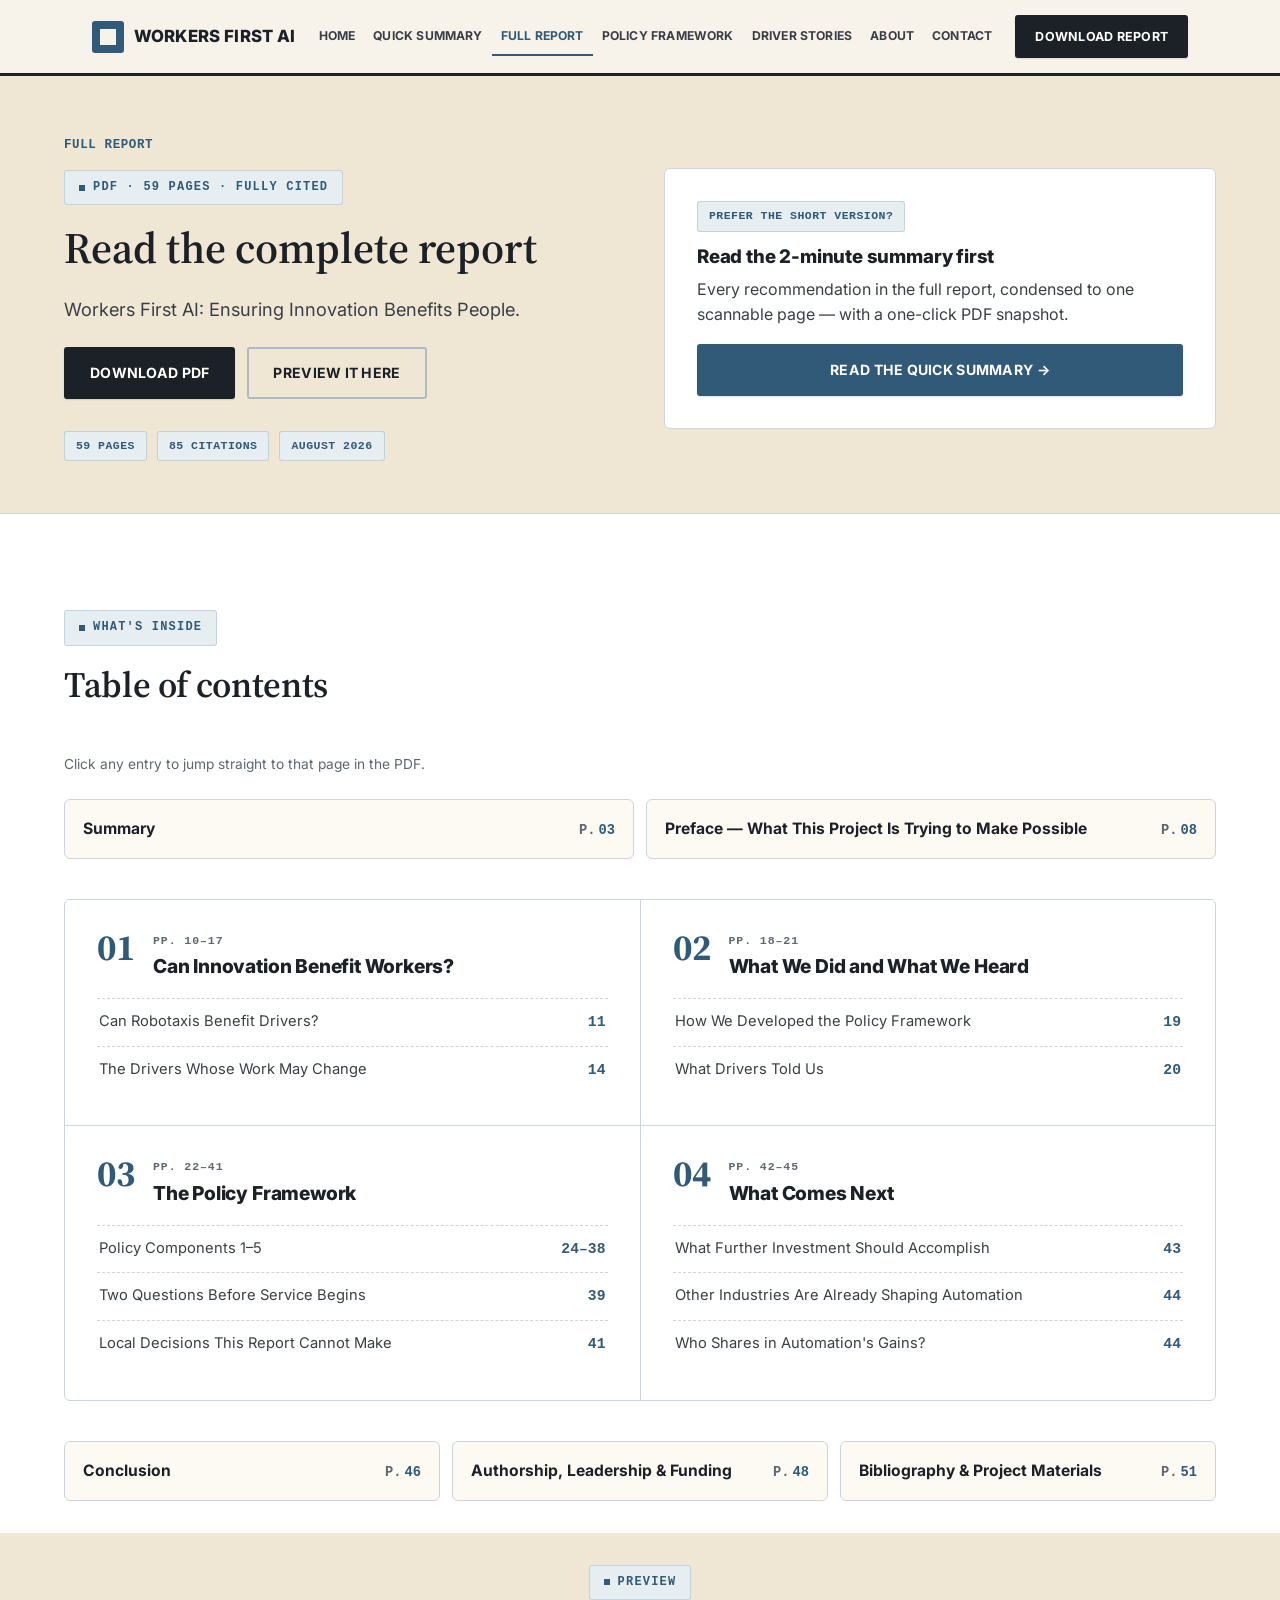
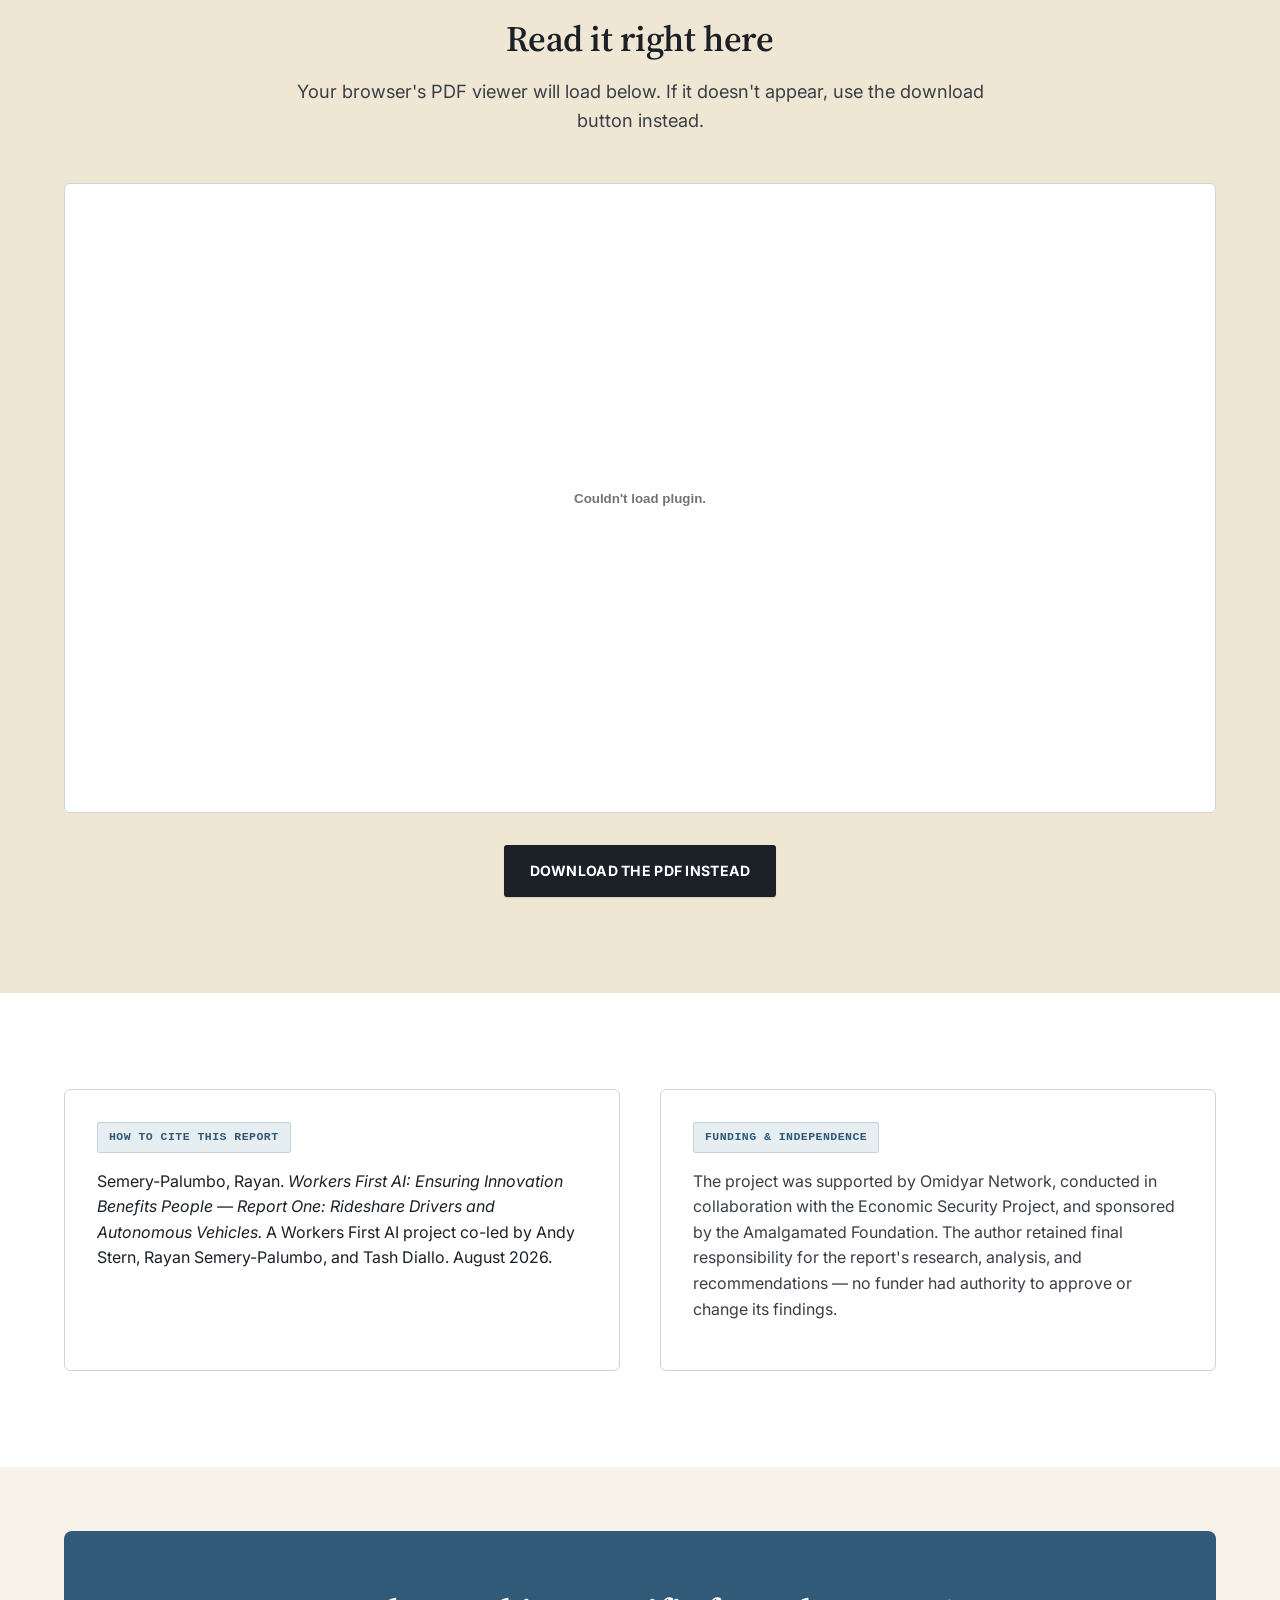
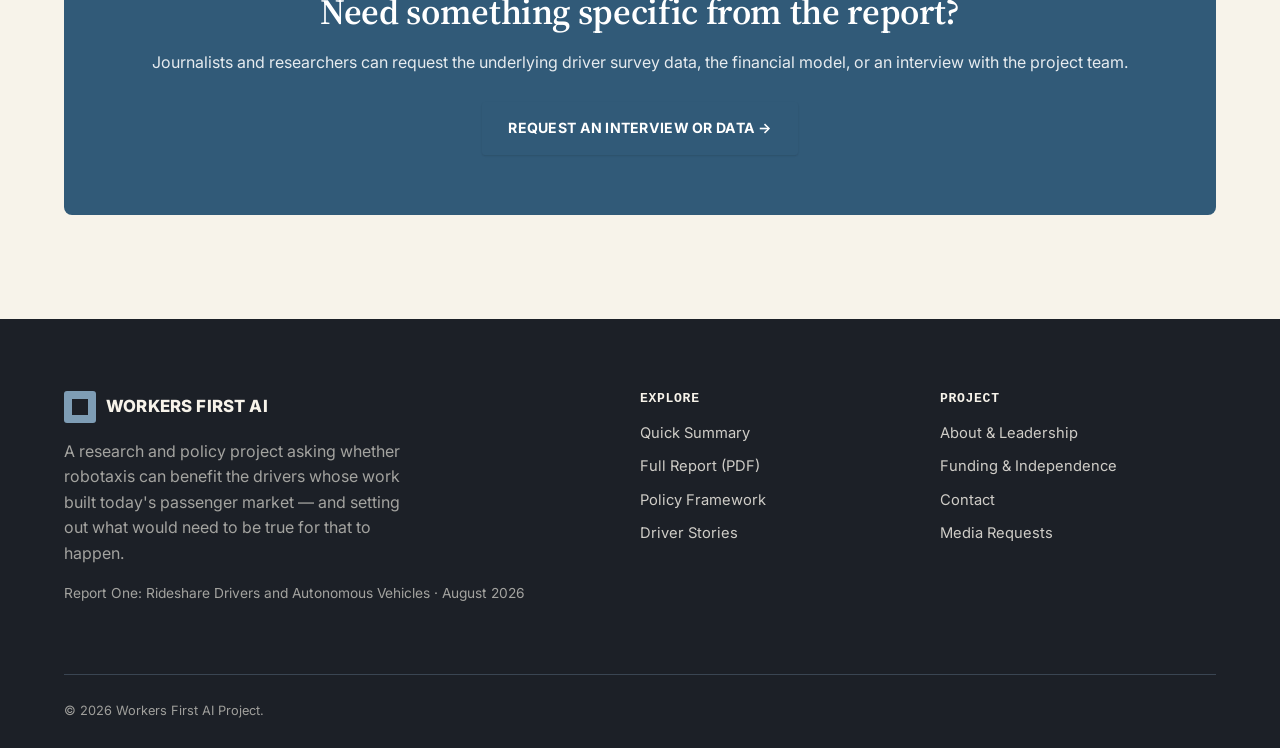
<file: report.html>
<!doctype html>
<html lang="en">
<head>
<meta charset="UTF-8">
<meta name="viewport" content="width=device-width, initial-scale=1.0">
<title>Full Report Download — Workers First AI, Report One</title>
<meta name="description" content="Download the complete Workers First AI report: Rideshare Drivers and Autonomous Vehicles (August 2026). 59 pages, fully cited.">
<link rel="icon" href="images/favicon.svg" type="image/svg+xml">
<link rel="stylesheet" href="css/style.css">
</head>
<body data-page="report">

<div id="site-header"></div>

<main>
  <section class="page-hero">
    <div class="container">
      <div class="grid grid-2" style="align-items:center; gap:48px;">
        <div>
          <div class="breadcrumb">Full report</div>
          <span class="eyebrow"><span class="dot"></span>PDF · 59 pages · fully cited</span>
          <h1 class="h-xl">Read the complete report</h1>
          <p class="lede">Workers First AI: Ensuring Innovation Benefits People.</p>
          <div class="hero-actions" style="justify-content:flex-start;">
            <a href="files/Workers-First-AI-Report-One-Rideshare-Drivers-and-AVs.pdf" class="btn btn-ink" download>Download PDF</a>
            <a href="#preview" class="btn btn-ghost">Preview it here</a>
          </div>
          <div style="display:flex; flex-wrap:wrap; gap:10px; margin-top:32px;">
            <span class="tag">59 pages</span>
            <span class="tag">85 citations</span>
            <span class="tag">August 2026</span>
          </div>
        </div>
        <div class="panel" style="background:var(--surface);">
          <span class="tag">Prefer the short version?</span>
          <h3 style="margin-top:14px;">Read the 2-minute summary first</h3>
          <p>Every recommendation in the full report, condensed to one scannable page — with a one-click PDF snapshot.</p>
          <a href="summary.html" class="btn btn-primary btn-block">Read the quick summary →</a>
        </div>
      </div>
    </div>
  </section>

  <!-- ===== TOC ===== -->
  <section class="bg-white" style="padding-bottom:32px;">
    <div class="container">
      <div class="section-head reveal">
        <span class="eyebrow"><span class="dot"></span>What's inside</span>
        <h2 class="h-lg">Table of contents</h2>
      </div>

      <p class="small muted reveal" style="margin-bottom:24px;">Click any entry to jump straight to that page in the PDF.</p>

      <div class="toc-frontmatter reveal">
        <a class="toc-fm-item" href="files/Workers-First-AI-Report-One-Rideshare-Drivers-and-AVs.pdf#page=3" target="_blank"><span>Summary</span><span class="pg">03</span></a>
        <a class="toc-fm-item" href="files/Workers-First-AI-Report-One-Rideshare-Drivers-and-AVs.pdf#page=8" target="_blank"><span>Preface — What This Project Is Trying to Make Possible</span><span class="pg">08</span></a>
      </div>

      <div class="toc-parts reveal">
        <div class="toc-part">
          <div class="toc-part-head">
            <span class="toc-part-num">01</span>
            <div>
              <span class="toc-part-range">PP. 10–17</span>
              <h3>Can Innovation Benefit Workers?</h3>
            </div>
          </div>
          <ul>
            <li><a href="files/Workers-First-AI-Report-One-Rideshare-Drivers-and-AVs.pdf#page=11" target="_blank"><span>Can Robotaxis Benefit Drivers?</span><span class="pg">11</span></a></li>
            <li><a href="files/Workers-First-AI-Report-One-Rideshare-Drivers-and-AVs.pdf#page=14" target="_blank"><span>The Drivers Whose Work May Change</span><span class="pg">14</span></a></li>
          </ul>
        </div>

        <div class="toc-part">
          <div class="toc-part-head">
            <span class="toc-part-num">02</span>
            <div>
              <span class="toc-part-range">PP. 18–21</span>
              <h3>What We Did and What We Heard</h3>
            </div>
          </div>
          <ul>
            <li><a href="files/Workers-First-AI-Report-One-Rideshare-Drivers-and-AVs.pdf#page=19" target="_blank"><span>How We Developed the Policy Framework</span><span class="pg">19</span></a></li>
            <li><a href="files/Workers-First-AI-Report-One-Rideshare-Drivers-and-AVs.pdf#page=20" target="_blank"><span>What Drivers Told Us</span><span class="pg">20</span></a></li>
          </ul>
        </div>

        <div class="toc-part">
          <div class="toc-part-head">
            <span class="toc-part-num">03</span>
            <div>
              <span class="toc-part-range">PP. 22–41</span>
              <h3>The Policy Framework</h3>
            </div>
          </div>
          <ul>
            <li><a href="files/Workers-First-AI-Report-One-Rideshare-Drivers-and-AVs.pdf#page=24" target="_blank"><span>Policy Components 1–5</span><span class="pg">24–38</span></a></li>
            <li><a href="files/Workers-First-AI-Report-One-Rideshare-Drivers-and-AVs.pdf#page=39" target="_blank"><span>Two Questions Before Service Begins</span><span class="pg">39</span></a></li>
            <li><a href="files/Workers-First-AI-Report-One-Rideshare-Drivers-and-AVs.pdf#page=41" target="_blank"><span>Local Decisions This Report Cannot Make</span><span class="pg">41</span></a></li>
          </ul>
        </div>

        <div class="toc-part">
          <div class="toc-part-head">
            <span class="toc-part-num">04</span>
            <div>
              <span class="toc-part-range">PP. 42–45</span>
              <h3>What Comes Next</h3>
            </div>
          </div>
          <ul>
            <li><a href="files/Workers-First-AI-Report-One-Rideshare-Drivers-and-AVs.pdf#page=43" target="_blank"><span>What Further Investment Should Accomplish</span><span class="pg">43</span></a></li>
            <li><a href="files/Workers-First-AI-Report-One-Rideshare-Drivers-and-AVs.pdf#page=44" target="_blank"><span>Other Industries Are Already Shaping Automation</span><span class="pg">44</span></a></li>
            <li><a href="files/Workers-First-AI-Report-One-Rideshare-Drivers-and-AVs.pdf#page=44" target="_blank"><span>Who Shares in Automation's Gains?</span><span class="pg">44</span></a></li>
          </ul>
        </div>
      </div>

      <div class="toc-frontmatter reveal">
        <a class="toc-fm-item" href="files/Workers-First-AI-Report-One-Rideshare-Drivers-and-AVs.pdf#page=46" target="_blank"><span>Conclusion</span><span class="pg">46</span></a>
        <a class="toc-fm-item" href="files/Workers-First-AI-Report-One-Rideshare-Drivers-and-AVs.pdf#page=48" target="_blank"><span>Authorship, Leadership &amp; Funding</span><span class="pg">48</span></a>
        <a class="toc-fm-item" href="files/Workers-First-AI-Report-One-Rideshare-Drivers-and-AVs.pdf#page=51" target="_blank"><span>Bibliography &amp; Project Materials</span><span class="pg">51</span></a>
      </div>
    </div>
  </section>

  <!-- ===== PREVIEW ===== -->
  <section class="bg-alt" id="preview" style="padding-top:32px;">
    <div class="container reveal">
      <div class="section-head center">
        <span class="eyebrow"><span class="dot"></span>Preview</span>
        <h2 class="h-lg">Read it right here</h2>
        <p class="lede">Your browser's PDF viewer will load below. If it doesn't appear, use the download button instead.</p>
      </div>
      <embed src="files/Workers-First-AI-Report-One-Rideshare-Drivers-and-AVs.pdf" type="application/pdf" class="pdf-frame">
      <div class="center" style="margin-top:24px;">
        <a href="files/Workers-First-AI-Report-One-Rideshare-Drivers-and-AVs.pdf" class="btn btn-ink" download>Download the PDF instead</a>
      </div>
    </div>
  </section>

  <!-- ===== CITE / INDEPENDENCE ===== -->
  <section class="bg-white">
    <div class="container">
      <div class="grid grid-2 reveal" style="gap:40px;">
        <div class="panel">
          <span class="tag">How to cite this report</span>
          <p style="margin-top:16px; font-family:var(--font-head); color:var(--blue-900); font-size:1rem; line-height:1.6;">Semery-Palumbo, Rayan. <em>Workers First AI: Ensuring Innovation Benefits People — Report One: Rideshare Drivers and Autonomous Vehicles.</em> A Workers First AI project co-led by Andy Stern, Rayan Semery-Palumbo, and Tash Diallo. August 2026.</p>
        </div>
        <div class="panel">
          <span class="tag">Funding &amp; independence</span>
          <p style="margin-top:16px;">The project was supported by Omidyar Network, conducted in collaboration with the Economic Security Project, and sponsored by the Amalgamated Foundation. The author retained final responsibility for the report's research, analysis, and recommendations — no funder had authority to approve or change its findings.</p>
        </div>
      </div>
    </div>
  </section>

  <section class="tight">
    <div class="container reveal">
      <div class="band">
        <h2 class="h-lg">Need something specific from the report?</h2>
        <p>Journalists and researchers can request the underlying driver survey data, the financial model, or an interview with the project team.</p>
        <div class="actions">
          <a href="contact.html#media" class="btn btn-primary">Request an interview or data →</a>
        </div>
      </div>
    </div>
  </section>
</main>

<div id="site-footer"></div>
<script src="js/main.js"></script>
</body>
</html>
</file>
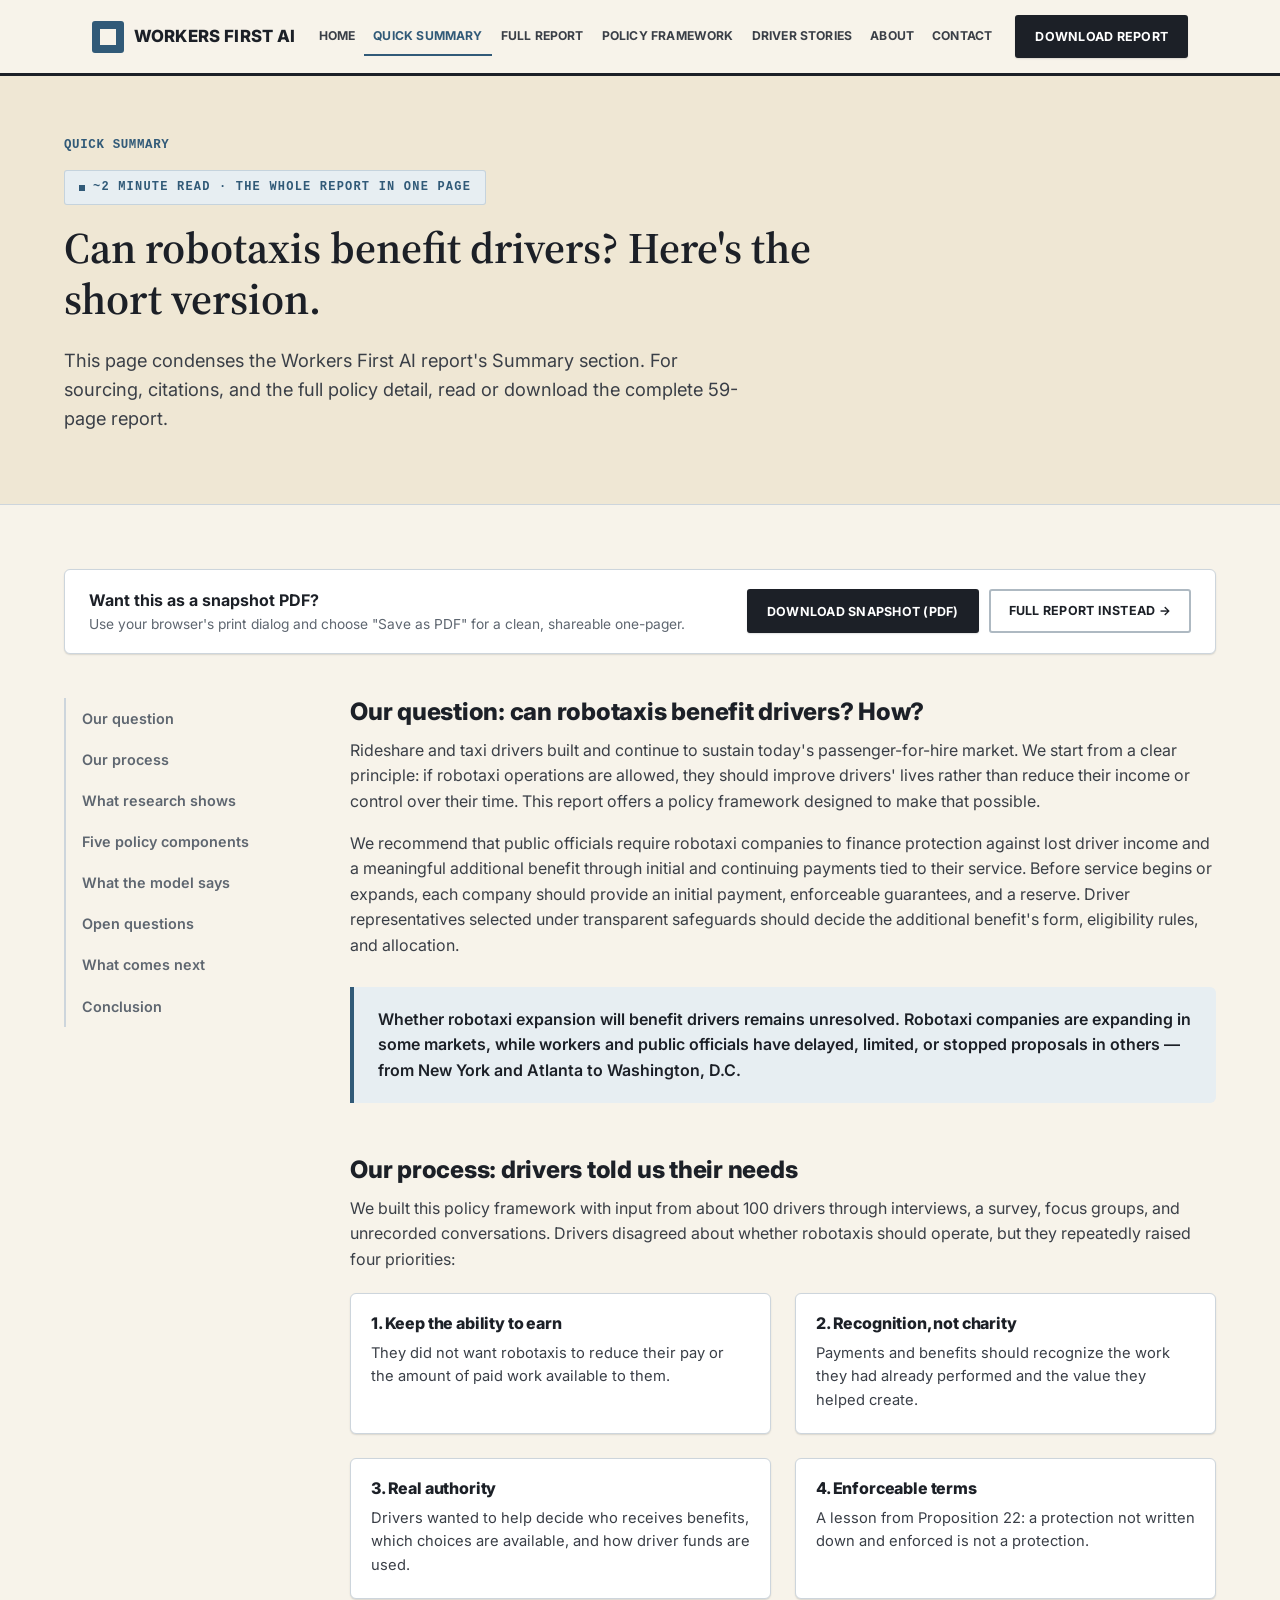
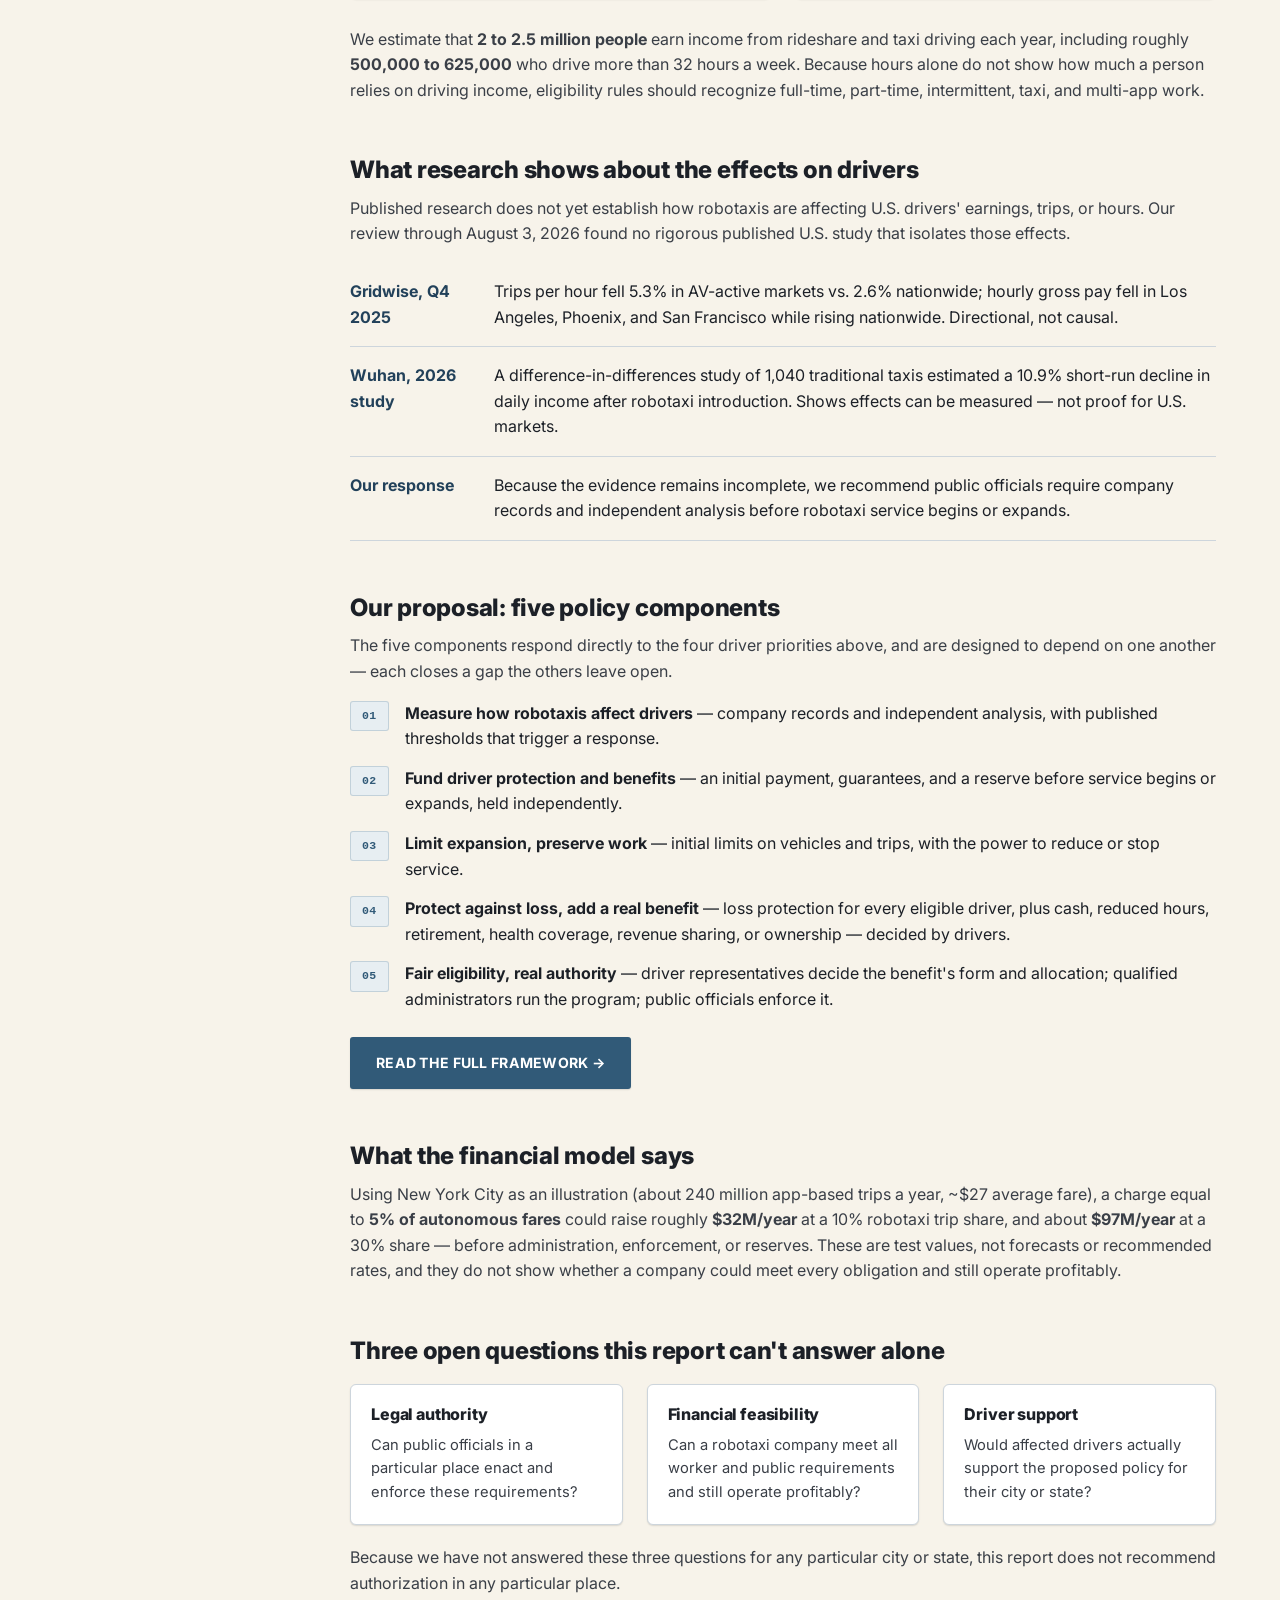
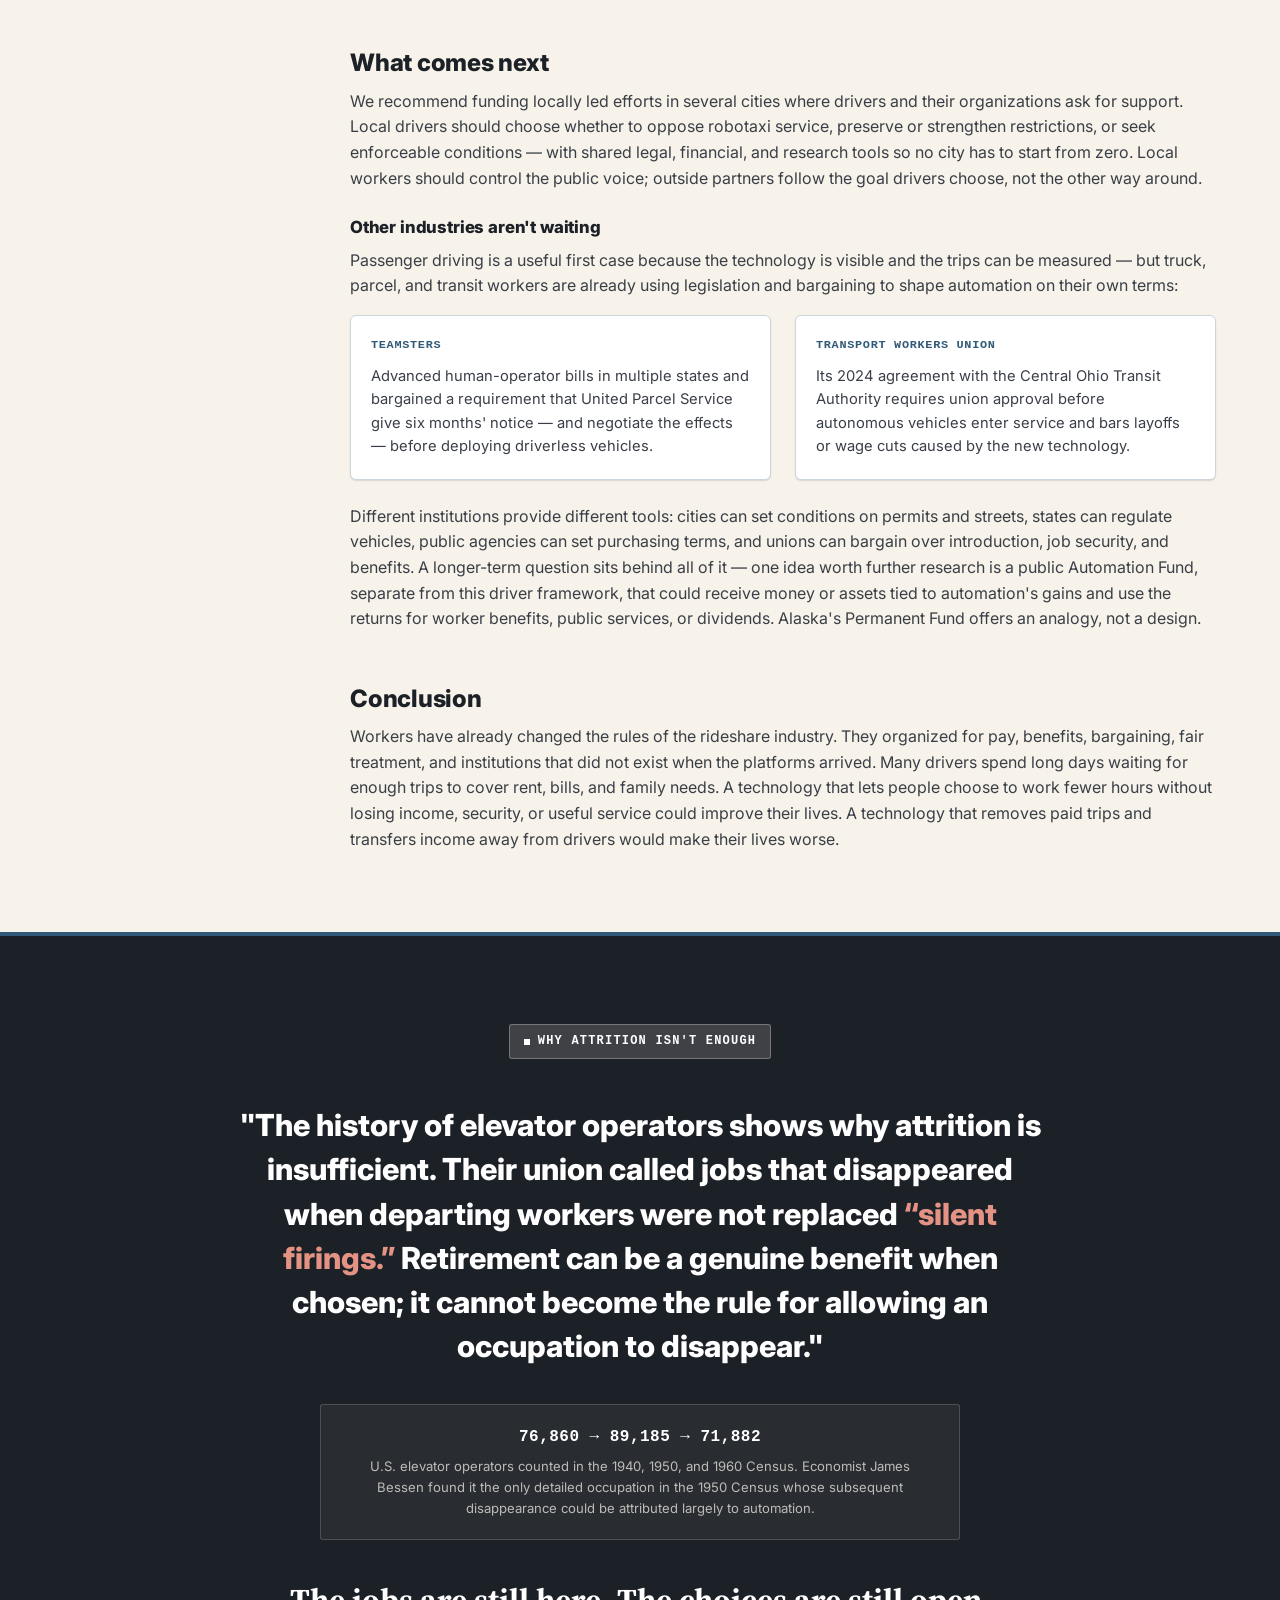
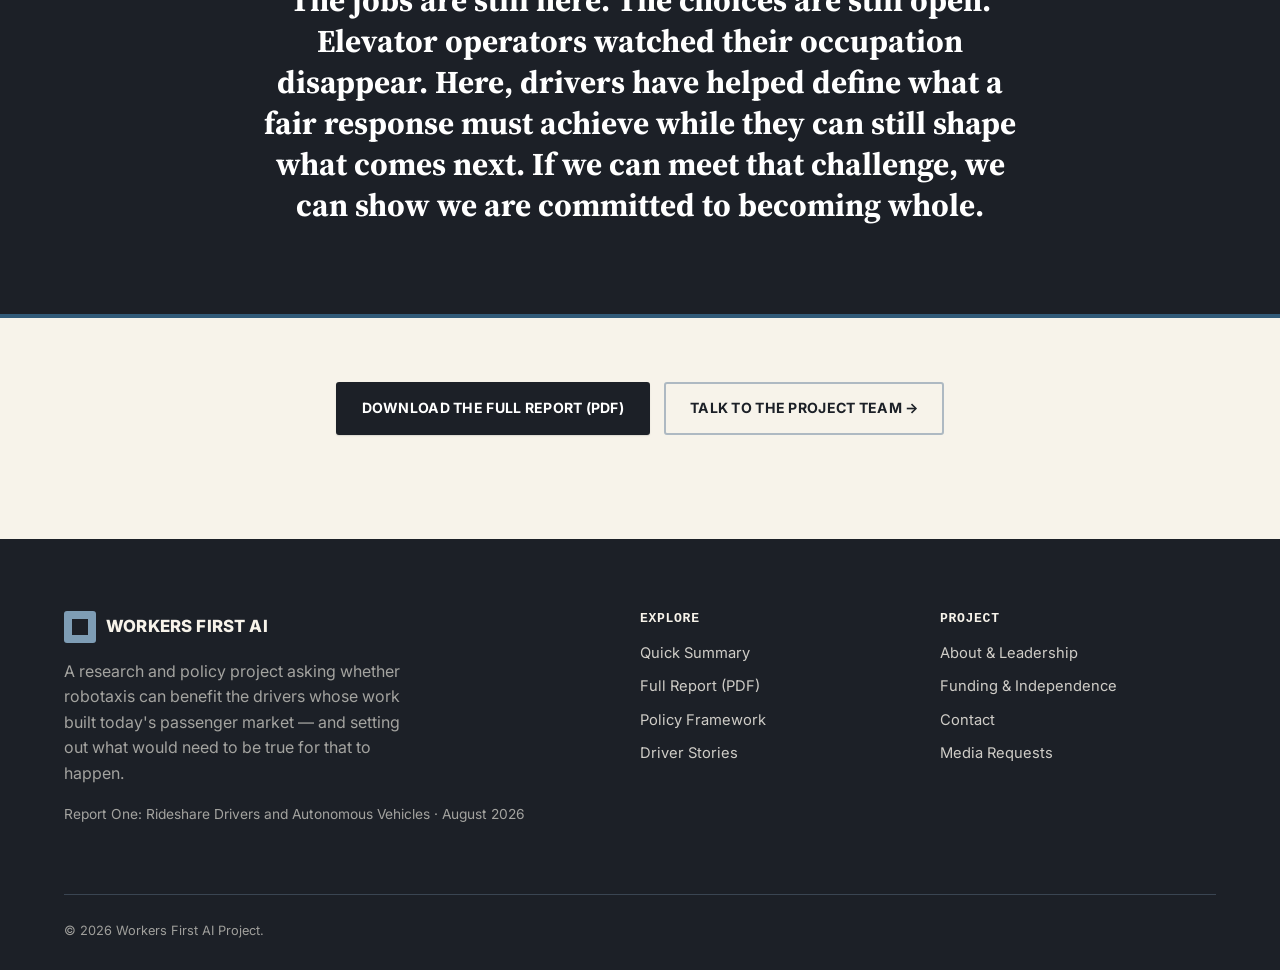
<file: summary.html>
<!doctype html>
<html lang="en">
<head>
<meta charset="UTF-8">
<meta name="viewport" content="width=device-width, initial-scale=1.0">
<title>Quick Summary — Workers First AI Report One</title>
<meta name="description" content="A two-minute read of the Workers First AI report: can robotaxis benefit rideshare drivers, and what would need to be true for that to happen.">
<link rel="icon" href="images/favicon.svg" type="image/svg+xml">
<link rel="stylesheet" href="css/style.css">
<style>
  .summary-wrap{ display:grid; grid-template-columns:230px 1fr; gap:56px; align-items:start; }
  @media (max-width:920px){ .summary-wrap{ grid-template-columns:1fr; } .summary-toc{ display:none; } }
  .summary-toc{ position:sticky; top:calc(var(--nav-h) + 24px); }
  .summary-toc a{ display:block; padding:9px 0; font-size:.9rem; font-weight:600; color:var(--ink-mute); border-left:2px solid var(--border); padding-left:16px; }
  .summary-toc a:hover{ color:var(--blue-700); }
  .summary-body h2{ margin-top:2.2em; scroll-margin-top:100px; }
  .summary-body h2:first-child{ margin-top:0; }
  .fact-row{ display:flex; gap:14px; padding:16px 0; border-bottom:1px solid var(--border); }
  .fact-row b{ min-width:130px; color:var(--blue-700); font-family:var(--font-head); }
  .print-bar{ display:flex; gap:12px; align-items:center; justify-content:space-between; flex-wrap:wrap; background:var(--surface); border:1px solid var(--border); border-radius:var(--radius); padding:18px 24px; margin-bottom:44px; box-shadow:var(--shadow-sm); }

  .elevator-band{ background:var(--ink); color:var(--bg); padding:88px 0; text-align:center; border-top:4px solid var(--blue-600); border-bottom:4px solid var(--blue-600); }
  .elevator-quote{ font-family:var(--font-head); font-weight:800; font-size:clamp(1.25rem,2.6vw,1.9rem); line-height:1.45; color:#fff; max-width:820px; margin:26px auto 36px; font-style:normal; }
  .elevator-quote em{ font-style:normal; color:#E39284; }
  .elevator-stat{ display:flex; flex-direction:column; gap:6px; max-width:640px; margin:0 auto 40px; padding:20px 24px; background:rgba(247,243,234,0.06); border:1px solid rgba(247,243,234,0.18); border-radius:var(--radius-sm); }
  .elevator-stat b{ font-family:var(--font-mono); font-size:1rem; letter-spacing:.03em; color:#fff; font-variant-numeric:tabular-nums; }
  .elevator-stat span{ font-size:.82rem; color:rgba(247,243,234,0.72); }
  .elevator-close{ font-family:var(--font-editorial); font-weight:700; font-size:clamp(1.3rem,3vw,2rem); line-height:1.28; color:#fff; max-width:760px; margin:0 auto; }
  @media (max-width:640px){ .elevator-band{ padding:56px 0; } }
</style>
</head>
<body data-page="summary">

<div id="site-header"></div>

<main>
  <section class="page-hero">
    <div class="container">
      <div class="breadcrumb">Quick summary</div>
      <span class="eyebrow"><span class="dot"></span>~2 minute read · the whole report in one page</span>
      <h1 class="h-xl" style="max-width:760px;">Can robotaxis benefit drivers? Here's the short version.</h1>
      <p class="lede" style="max-width:680px;">This page condenses the Workers First AI report's Summary section. For sourcing, citations, and the full policy detail, read or download the complete 59-page report.</p>
    </div>
  </section>

  <section class="tight">
    <div class="container">

      <div class="print-bar no-print">
        <div>
          <strong style="font-family:var(--font-head); color:var(--blue-900);">Want this as a snapshot PDF?</strong>
          <div class="muted small">Use your browser's print dialog and choose "Save as PDF" for a clean, shareable one-pager.</div>
        </div>
        <div style="display:flex; gap:10px; flex-wrap:wrap;">
          <button class="btn btn-ink btn-sm" onclick="window.print()">Download snapshot (PDF)</button>
          <a href="files/Workers-First-AI-Report-One-Rideshare-Drivers-and-AVs.pdf" class="btn btn-ghost btn-sm" download>Full report instead →</a>
        </div>
      </div>

      <div class="summary-wrap">
        <nav class="summary-toc no-print">
          <a href="#question">Our question</a>
          <a href="#process">Our process</a>
          <a href="#evidence">What research shows</a>
          <a href="#proposal">Five policy components</a>
          <a href="#model">What the model says</a>
          <a href="#open">Open questions</a>
          <a href="#next">What comes next</a>
          <a href="#conclusion">Conclusion</a>
        </nav>

        <article class="summary-body">

          <h2 id="question">Our question: can robotaxis benefit drivers? How?</h2>
          <p>Rideshare and taxi drivers built and continue to sustain today's passenger-for-hire market. We start from a clear principle: if robotaxi operations are allowed, they should improve drivers' lives rather than reduce their income or control over their time. This report offers a policy framework designed to make that possible.</p>
          <p>We recommend that public officials require robotaxi companies to finance protection against lost driver income and a meaningful additional benefit through initial and continuing payments tied to their service. Before service begins or expands, each company should provide an initial payment, enforceable guarantees, and a reserve. Driver representatives selected under transparent safeguards should decide the additional benefit's form, eligibility rules, and allocation.</p>
          <div class="callout"><p>Whether robotaxi expansion will benefit drivers remains unresolved. Robotaxi companies are expanding in some markets, while workers and public officials have delayed, limited, or stopped proposals in others — from New York and Atlanta to Washington, D.C.</p></div>

          <h2 id="process">Our process: drivers told us their needs</h2>
          <p>We built this policy framework with input from about 100 drivers through interviews, a survey, focus groups, and unrecorded conversations. Drivers disagreed about whether robotaxis should operate, but they repeatedly raised four priorities:</p>
          <div class="grid grid-2" style="margin:20px 0 28px;">
            <div class="card" style="padding:20px;"><h3 style="font-size:1rem;">1. Keep the ability to earn</h3><p style="font-size:.92rem;">They did not want robotaxis to reduce their pay or the amount of paid work available to them.</p></div>
            <div class="card" style="padding:20px;"><h3 style="font-size:1rem;">2. Recognition, not charity</h3><p style="font-size:.92rem;">Payments and benefits should recognize the work they had already performed and the value they helped create.</p></div>
            <div class="card" style="padding:20px;"><h3 style="font-size:1rem;">3. Real authority</h3><p style="font-size:.92rem;">Drivers wanted to help decide who receives benefits, which choices are available, and how driver funds are used.</p></div>
            <div class="card" style="padding:20px;"><h3 style="font-size:1rem;">4. Enforceable terms</h3><p style="font-size:.92rem;">A lesson from Proposition 22: a protection not written down and enforced is not a protection.</p></div>
          </div>
          <p>We estimate that <strong>2 to 2.5 million people</strong> earn income from rideshare and taxi driving each year, including roughly <strong>500,000 to 625,000</strong> who drive more than 32 hours a week. Because hours alone do not show how much a person relies on driving income, eligibility rules should recognize full-time, part-time, intermittent, taxi, and multi-app work.</p>

          <h2 id="evidence">What research shows about the effects on drivers</h2>
          <p>Published research does not yet establish how robotaxis are affecting U.S. drivers' earnings, trips, or hours. Our review through August 3, 2026 found no rigorous published U.S. study that isolates those effects.</p>
          <div class="fact-row"><b>Gridwise, Q4 2025</b><span>Trips per hour fell 5.3% in AV-active markets vs. 2.6% nationwide; hourly gross pay fell in Los Angeles, Phoenix, and San Francisco while rising nationwide. Directional, not causal.</span></div>
          <div class="fact-row"><b>Wuhan, 2026 study</b><span>A difference-in-differences study of 1,040 traditional taxis estimated a 10.9% short-run decline in daily income after robotaxi introduction. Shows effects can be measured — not proof for U.S. markets.</span></div>
          <div class="fact-row"><b>Our response</b><span>Because the evidence remains incomplete, we recommend public officials require company records and independent analysis before robotaxi service begins or expands.</span></div>

          <h2 id="proposal">Our proposal: five policy components</h2>
          <p>The five components respond directly to the four driver priorities above, and are designed to depend on one another — each closes a gap the others leave open.</p>
          <ol style="display:flex; flex-direction:column; gap:14px; padding:0; margin:0 0 24px; counter-reset:pc;">
            <li style="display:flex; gap:16px; align-items:flex-start;"><span class="tag" style="flex:none;">01</span><span><strong>Measure how robotaxis affect drivers</strong> — company records and independent analysis, with published thresholds that trigger a response.</span></li>
            <li style="display:flex; gap:16px; align-items:flex-start;"><span class="tag" style="flex:none;">02</span><span><strong>Fund driver protection and benefits</strong> — an initial payment, guarantees, and a reserve before service begins or expands, held independently.</span></li>
            <li style="display:flex; gap:16px; align-items:flex-start;"><span class="tag" style="flex:none;">03</span><span><strong>Limit expansion, preserve work</strong> — initial limits on vehicles and trips, with the power to reduce or stop service.</span></li>
            <li style="display:flex; gap:16px; align-items:flex-start;"><span class="tag" style="flex:none;">04</span><span><strong>Protect against loss, add a real benefit</strong> — loss protection for every eligible driver, plus cash, reduced hours, retirement, health coverage, revenue sharing, or ownership — decided by drivers.</span></li>
            <li style="display:flex; gap:16px; align-items:flex-start;"><span class="tag" style="flex:none;">05</span><span><strong>Fair eligibility, real authority</strong> — driver representatives decide the benefit's form and allocation; qualified administrators run the program; public officials enforce it.</span></li>
          </ol>
          <a href="policy.html" class="btn btn-primary no-print">Read the full framework →</a>

          <h2 id="model">What the financial model says</h2>
          <p>Using New York City as an illustration (about 240 million app-based trips a year, ~$27 average fare), a charge equal to <strong>5% of autonomous fares</strong> could raise roughly <strong>$32M/year</strong> at a 10% robotaxi trip share, and about <strong>$97M/year</strong> at a 30% share — before administration, enforcement, or reserves. These are test values, not forecasts or recommended rates, and they do not show whether a company could meet every obligation and still operate profitably.</p>

          <h2 id="open">Three open questions this report can't answer alone</h2>
          <div class="grid grid-3" style="margin:20px 0;">
            <div class="card" style="padding:20px;"><h3 style="font-size:1rem;">Legal authority</h3><p style="font-size:.92rem;">Can public officials in a particular place enact and enforce these requirements?</p></div>
            <div class="card" style="padding:20px;"><h3 style="font-size:1rem;">Financial feasibility</h3><p style="font-size:.92rem;">Can a robotaxi company meet all worker and public requirements and still operate profitably?</p></div>
            <div class="card" style="padding:20px;"><h3 style="font-size:1rem;">Driver support</h3><p style="font-size:.92rem;">Would affected drivers actually support the proposed policy for their city or state?</p></div>
          </div>
          <p>Because we have not answered these three questions for any particular city or state, this report does not recommend authorization in any particular place.</p>

          <h2 id="next">What comes next</h2>
          <p>We recommend funding locally led efforts in several cities where drivers and their organizations ask for support. Local drivers should choose whether to oppose robotaxi service, preserve or strengthen restrictions, or seek enforceable conditions — with shared legal, financial, and research tools so no city has to start from zero. Local workers should control the public voice; outside partners follow the goal drivers choose, not the other way around.</p>

          <h3 style="font-size:1.05rem; color:var(--ink); margin:1.6em 0 .6em;">Other industries aren't waiting</h3>
          <p>Passenger driving is a useful first case because the technology is visible and the trips can be measured — but truck, parcel, and transit workers are already using legislation and bargaining to shape automation on their own terms:</p>
          <div class="grid grid-2" style="margin:16px 0 24px;">
            <div class="card" style="padding:20px;">
              <span class="num-badge">TEAMSTERS</span>
              <p style="font-size:.92rem; margin:0;">Advanced human-operator bills in multiple states and bargained a requirement that United Parcel Service give six months' notice — and negotiate the effects — before deploying driverless vehicles.</p>
            </div>
            <div class="card" style="padding:20px;">
              <span class="num-badge">TRANSPORT WORKERS UNION</span>
              <p style="font-size:.92rem; margin:0;">Its 2024 agreement with the Central Ohio Transit Authority requires union approval before autonomous vehicles enter service and bars layoffs or wage cuts caused by the new technology.</p>
            </div>
          </div>
          <p>Different institutions provide different tools: cities can set conditions on permits and streets, states can regulate vehicles, public agencies can set purchasing terms, and unions can bargain over introduction, job security, and benefits. A longer-term question sits behind all of it — one idea worth further research is a public Automation Fund, separate from this driver framework, that could receive money or assets tied to automation's gains and use the returns for worker benefits, public services, or dividends. Alaska's Permanent Fund offers an analogy, not a design.</p>

          <h2 id="conclusion">Conclusion</h2>
          <p>Workers have already changed the rules of the rideshare industry. They organized for pay, benefits, bargaining, fair treatment, and institutions that did not exist when the platforms arrived. Many drivers spend long days waiting for enough trips to cover rent, bills, and family needs. A technology that lets people choose to work fewer hours without losing income, security, or useful service could improve their lives. A technology that removes paid trips and transfers income away from drivers would make their lives worse.</p>
        </article>
      </div>
    </div>
  </section>

  <!-- ===== THE ELEVATOR OPERATORS ===== -->
  <section class="elevator-band">
    <div class="container">
      <span class="eyebrow" style="background:rgba(247,243,234,0.16); color:#fff; border-color:rgba(247,243,234,0.3);"><span class="dot"></span>Why attrition isn't enough</span>
      <blockquote class="elevator-quote">"The history of elevator operators shows why attrition is insufficient. Their union called jobs that disappeared when departing workers were not replaced <em>&ldquo;silent firings.&rdquo;</em> Retirement can be a genuine benefit when chosen; it cannot become the rule for allowing an occupation to disappear."</blockquote>
      <div class="elevator-stat">
        <b>76,860 → 89,185 → 71,882</b>
        <span>U.S. elevator operators counted in the 1940, 1950, and 1960 Census. Economist James Bessen found it the only detailed occupation in the 1950 Census whose subsequent disappearance could be attributed largely to automation.</span>
      </div>
      <p class="elevator-close">The jobs are still here. The choices are still open. Elevator operators watched their occupation disappear. Here, drivers have helped define what a fair response must achieve while they can still shape what comes next. If we can meet that challenge, we can show we are committed to becoming whole.</p>
    </div>
  </section>

  <section class="tight">
    <div class="container">
      <div class="no-print" style="display:flex; gap:14px; flex-wrap:wrap; justify-content:center;">
        <a href="files/Workers-First-AI-Report-One-Rideshare-Drivers-and-AVs.pdf" class="btn btn-ink" download>Download the full report (PDF)</a>
        <a href="contact.html" class="btn btn-ghost">Talk to the project team →</a>
      </div>
    </div>
  </section>
</main>

<div id="site-footer"></div>
<script src="js/main.js"></script>
</body>
</html>
</file>
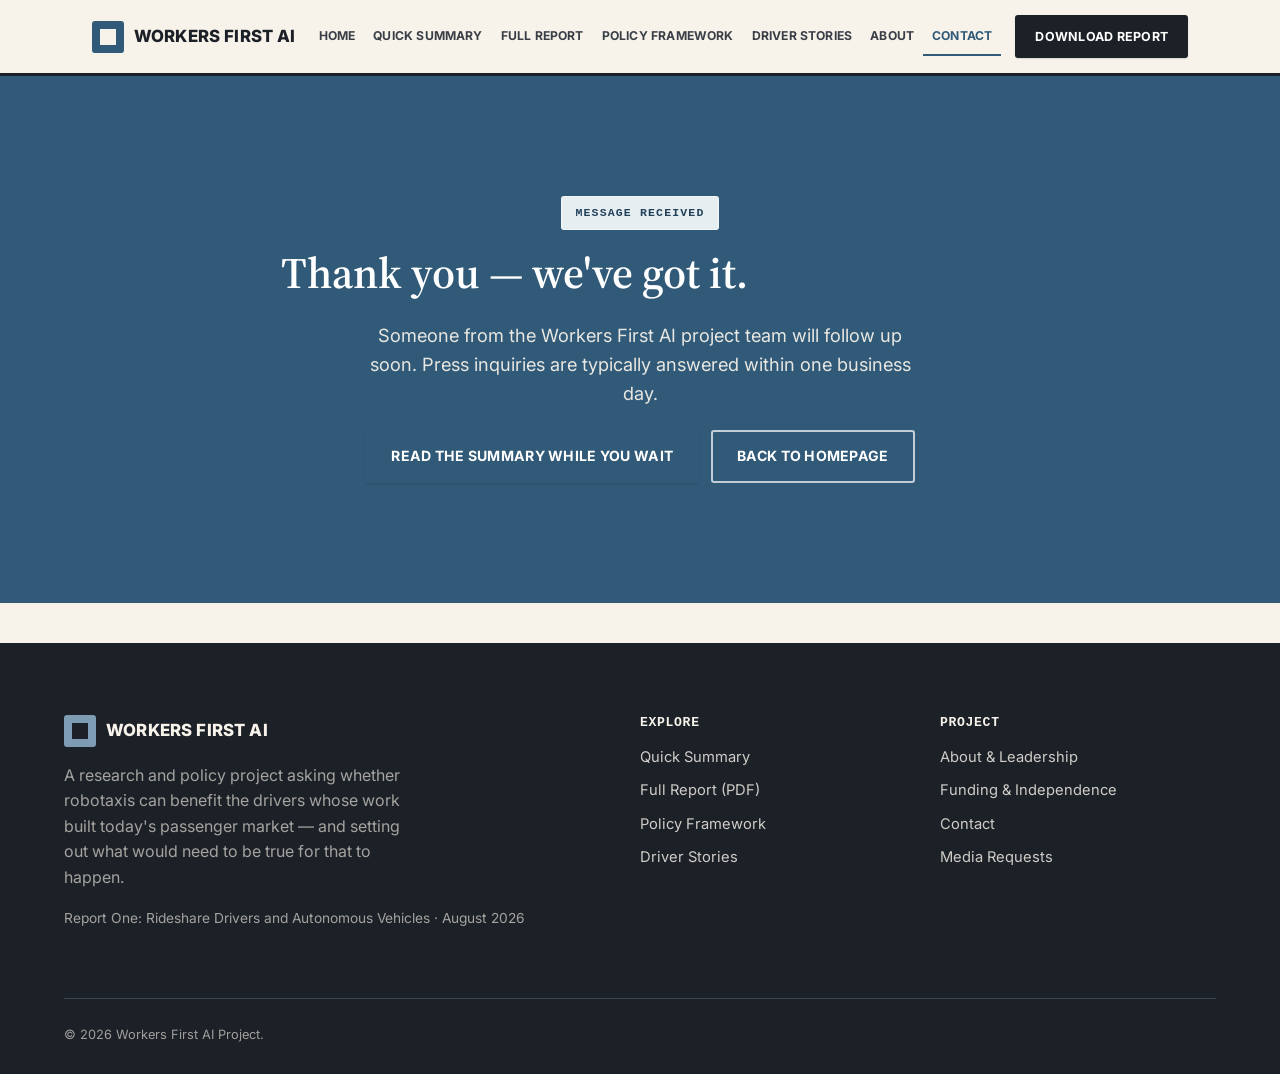
<file: thank-you.html>
<!doctype html>
<html lang="en">
<head>
<meta charset="UTF-8">
<meta name="viewport" content="width=device-width, initial-scale=1.0">
<title>Thank You — Workers First AI</title>
<meta name="description" content="Your message has been received by the Workers First AI project team.">
<link rel="icon" href="images/favicon.svg" type="image/svg+xml">
<link rel="stylesheet" href="css/style.css">
</head>
<body data-page="contact">

<div id="site-header"></div>

<main>
  <section class="hero-mini">
    <div class="container">
      <span class="hero-kicker">Message received</span>
      <h1 class="h-xl">Thank you — we've got it.</h1>
      <p class="lede">Someone from the Workers First AI project team will follow up soon. Press inquiries are typically answered within one business day.</p>
      <div class="hero-actions">
        <a href="summary.html" class="btn btn-primary">Read the summary while you wait</a>
        <a href="index.html" class="btn btn-outline-invert">Back to homepage</a>
      </div>
    </div>
  </section>
</main>

<div id="site-footer"></div>
<script src="js/main.js"></script>
</body>
</html>
</file>
<file: css/style.css>
/* ==========================================================================
   Workers First AI — Design System
   Direction: "Editorial Research with Worker Voice" — a credible research
   and public-policy publication, not a campaign site. Report blue carries
   research/evidence/navigation; worker red is reserved for the report
   download, driver voices, and human-impact moments. Driver Stories keeps
   a stronger, more expressive treatment; every other page stays calm.
   No gradients, no dark mode. Edit tokens in :root to reskin the site.
   ========================================================================== */

@import url('https://fonts.googleapis.com/css2?family=Anton&family=Source+Serif+4:opsz,wght@8..60,400;8..60,600;8..60,700&family=Inter:wght@400;500;600;700;800;900&display=swap');

:root{
  /* ---- Core palette (source of truth) ---- */
  --color-ink:#1C2027;
  --color-paper:#F7F3EA;
  --color-white:#FFFFFF;
  --color-report-blue:#315A78;
  --color-report-blue-deep:#22415A;
  --color-soft-blue:#7E9DB5;
  --color-soft-blue-tint:#E7EEF2;
  --color-worker-red:#AE3327;
  --color-worker-red-deep:#7A2119;
  --color-worker-red-tint:#F3E2DE;
  --color-sand:#EFE7D4;
  --color-muted:#5E6670;
  --color-border:#CDD5DC;
  --color-border-strong:#AEB9C2;

  /* ---- Brand palette (legacy slot names) ----
     Several pages reference these tokens directly (inline styles, page-local
     <style> blocks). Rather than hunt down every inline reference, the slots
     are kept and re-pointed at the new palette above — most of the old
     "blue-600" (red accent) slot now resolves to report blue, since research
     labels/links/numbers/citations are the dominant use of that slot. */
  --blue-900:var(--color-ink);
  --blue-700:var(--color-report-blue-deep);
  --blue-600:var(--color-report-blue);
  --blue-500:var(--color-soft-blue);
  --blue-100:var(--color-soft-blue-tint);
  --cyan-500:var(--color-soft-blue);
  --violet-500:var(--color-report-blue-deep);
  --amber-500:var(--color-soft-blue);
  --amber-600:var(--color-report-blue-deep);
  --coral-500:var(--color-worker-red);

  /* ---- Surfaces ---- */
  --bg:var(--color-paper);
  --bg-alt:var(--color-sand);
  --surface:var(--color-white);
  --surface-soft:#FCFAF3;
  --border:var(--color-border);
  --border-strong:var(--color-border-strong);

  /* ---- Text ---- */
  --ink:var(--color-ink);
  --ink-soft:#3A3F47;
  --ink-mute:var(--color-muted);
  --on-blue:#FFFFFF;    /* text color used on report-blue / worker-red fills */

  /* ---- Effects ---- */
  --radius-sm:3px;
  --radius:6px;
  --radius-lg:8px;
  --radius-pill:999px;
  --shadow-sm:0 1px 2px rgba(28,32,39,0.08), 0 1px 1px rgba(28,32,39,0.06);
  --shadow-md:0 6px 20px rgba(28,32,39,0.10);
  --shadow-lg:0 14px 34px rgba(28,32,39,0.14);
  --shadow-hard:3px 3px 0 rgba(28,32,39,0.9); /* reserved for Driver Stories accents */
  --ring:0 0 0 3px rgba(49,90,120,0.28);

  /* Flat fills — named "gradient-*" for inline-style compatibility; these
     are solid colors, deliberately: no gradients in this system. */
  --gradient-brand: var(--color-report-blue);
  --gradient-warm: var(--color-ink);
  --gradient-mesh: none;

  --font-editorial:'Source Serif 4', Georgia, serif;
  --font-interface:'Inter', Arial, -apple-system, BlinkMacSystemFont, 'Segoe UI', sans-serif;
  --font-driver-display:'Anton', Impact, 'Arial Narrow', sans-serif;

  --font-display: var(--font-driver-display);
  --font-head: var(--font-interface);
  --font-body: var(--font-interface);
  --font-mono: ui-monospace, 'SF Mono', 'Menlo', 'Consolas', monospace;

  --maxw:1200px;
  --nav-h:76px;
}

*,*::before,*::after{ box-sizing:border-box; }
html{ scroll-behavior:smooth; scroll-padding-top:calc(var(--nav-h) + 16px); }
body{
  margin:0;
  background:var(--bg);
  color:var(--ink);
  font-family:var(--font-body);
  font-size:16px;
  line-height:1.6;
  -webkit-font-smoothing:antialiased;
  overflow-x:hidden;
}
img{ max-width:100%; display:block; }
a{ color:inherit; text-decoration:none; }
ul,ol{ margin:0; padding:0; list-style:none; }
h1,h2,h3,h4{ font-family:var(--font-head); line-height:1.15; margin:0 0 .5em; color:var(--ink); font-weight:800; letter-spacing:-0.01em; }
p{ margin:0 0 1em; color:var(--ink-soft); }
button{ font-family:inherit; }

:focus-visible{ outline:3px solid var(--color-report-blue); outline-offset:2px; }

.container{ max-width:var(--maxw); margin:0 auto; padding:0 24px; }
.container-narrow{ max-width:820px; margin:0 auto; padding:0 24px; }

section{ position:relative; padding:96px 0; }
section.tight{ padding:64px 0; }
.bg-alt{ background:var(--bg-alt); }
.bg-white{ background:var(--surface); }

.eyebrow{
  display:inline-flex; align-items:center; gap:8px;
  font-family:var(--font-mono); font-weight:700; font-size:.75rem;
  letter-spacing:.1em; text-transform:uppercase; color:var(--color-report-blue);
  background:var(--color-soft-blue-tint); padding:7px 14px; border-radius:var(--radius-sm);
  margin-bottom:18px; border:1px solid rgba(49,90,120,0.18);
}
.eyebrow.warm{ color:var(--color-report-blue-deep); background:var(--color-sand); border-color:rgba(94,102,112,0.2); }
.eyebrow .dot{ width:6px; height:6px; background:currentColor; }

.section-head{ max-width:720px; margin:0 0 48px; }
.section-head.center{ margin-left:auto; margin-right:auto; text-align:center; }
h2.h-lg{ font-size:clamp(1.7rem, 2.8vw, 2.3rem); }
h1.h-xl{
  font-family:var(--font-display); font-weight:400; text-transform:uppercase;
  font-size:clamp(2.5rem, 5.6vw, 4.4rem); line-height:0.98; letter-spacing:-0.005em;
}
.lede{ font-size:1.14rem; color:var(--ink-soft); }

/* ---- research-page editorial headings ----
   Home and Driver Stories keep the Anton display treatment (scoped via
   data-page below); every other page — Summary, Full Report, Policy
   Framework, About, Contact, and the thank-you page — renders h1.h-xl and
   h2.h-lg in title-case Source Serif 4 instead, per the "editorial
   research" brief. Scoping by data-page means no HTML class changes were
   needed on any of those pages. */
body:not([data-page="home"]):not([data-page="drivers"]) h1.h-xl{
  font-family:var(--font-editorial); font-weight:600; text-transform:none;
  font-size:clamp(1.9rem, 3.4vw, 3.15rem); line-height:1.16; letter-spacing:normal;
  max-width:900px;
}
body:not([data-page="home"]):not([data-page="drivers"]) h2.h-lg{
  font-family:var(--font-editorial); font-weight:600;
}

/* ---- buttons ----
   Three actions, kept visually distinct on purpose: .btn-ink is the
   neutral "download the report itself" action — the report artifact is
   an institutional, non-partisan document, so it gets the charcoal
   treatment rather than either brand color. .btn-primary is the
   report-blue "research & briefing" action (read the summary, explore
   the framework, request a briefing, send the contact form). .btn-warm
   is worker red, reserved for Driver Stories and participation/
   endorsement CTAs — it must not appear on research-facing pages.
   Everything else is a neutral secondary. */
.btn{
  display:inline-flex; align-items:center; justify-content:center; gap:10px;
  font-family:var(--font-head); font-weight:700; font-size:.88rem;
  letter-spacing:.02em; text-transform:uppercase;
  padding:13px 24px; border-radius:var(--radius-sm);
  border:2px solid transparent; cursor:pointer; white-space:nowrap;
  transition:transform .14s ease, box-shadow .14s ease, background .14s ease, border-color .14s ease, color .14s ease;
}
.btn:active{ transform:translateY(1px); }
.btn-ink{ background:var(--color-ink); color:#fff; box-shadow:var(--shadow-sm); border-color:var(--color-ink); }
.btn-ink:hover{ background:#2E3440; border-color:#2E3440; box-shadow:var(--shadow-md); }
.btn-primary{ background:var(--color-report-blue); color:#fff; box-shadow:var(--shadow-sm); border-color:var(--color-report-blue); }
.btn-primary:hover{ background:var(--color-report-blue-deep); border-color:var(--color-report-blue-deep); box-shadow:var(--shadow-md); }
.btn-warm{ background:var(--color-worker-red); color:#fff; box-shadow:var(--shadow-sm); border-color:var(--color-worker-red); }
.btn-warm:hover{ background:var(--color-worker-red-deep); border-color:var(--color-worker-red-deep); box-shadow:var(--shadow-md); }
.btn-ghost{ background:transparent; color:var(--ink); border-color:var(--border-strong); }
.btn-ghost:hover{ background:var(--surface-soft); border-color:var(--color-report-blue); color:var(--color-report-blue); }
.btn-outline-invert{ background:transparent; color:#fff; border-color:rgba(255,255,255,0.7); }
.btn-outline-invert:hover{ background:rgba(255,255,255,0.14); border-color:#fff; }
.btn-white{ background:#fff; color:var(--color-ink); border-color:#fff; }
.btn-white:hover{ background:var(--color-paper); box-shadow:var(--shadow-md); }
.btn-sm{ padding:10px 18px; font-size:.78rem; }
.btn-block{ width:100%; }
.btn[disabled]{ opacity:.6; cursor:not-allowed; }

/* A de-emphasized secondary action next to a primary button or on a
   colored band — underlined text, no button chrome, so it can't compete
   for attention with the primary action beside it. */
.quiet-link{
  font-family:var(--font-head); font-weight:600; font-size:.92rem;
  text-decoration:underline; text-underline-offset:3px; transition:color .14s ease;
}
.quiet-link{ color:var(--color-report-blue); }
.quiet-link:hover{ color:var(--color-report-blue-deep); }
.quiet-link.on-dark{ color:rgba(255,255,255,0.82); }
.quiet-link.on-dark:hover{ color:#fff; }

/* ---- nav ---- */
#site-header{ position:sticky; top:0; z-index:1000; }
.nav{
  height:var(--nav-h); display:flex; align-items:center;
  background:var(--bg);
  border-bottom:3px solid var(--ink);
}
.nav .container{ display:flex; align-items:center; justify-content:space-between; gap:14px; }
.brand{ display:flex; align-items:center; gap:10px; font-family:var(--font-head); font-weight:800; font-size:1.05rem; color:var(--ink); text-transform:uppercase; letter-spacing:.01em; }
.brand .mark{
  width:32px; height:32px; border-radius:var(--radius-sm); background:var(--blue-600);
  position:relative; flex:none;
}
.brand .mark::after{
  content:""; position:absolute; inset:8px; background:var(--bg);
}
.brand-text{ white-space:nowrap; }

.nav-links{ display:flex; align-items:center; gap:0; }
.nav-links a{
  font-weight:700; font-size:.76rem; letter-spacing:.015em; text-transform:uppercase; color:var(--ink-soft); padding:9px 9px;
  white-space:nowrap; border-bottom:2px solid transparent; transition:color .15s ease, border-color .15s ease;
}
.nav-links a:hover{ color:var(--blue-600); }
.nav-links a.active{ color:var(--blue-600); border-color:var(--blue-600); }
.nav-cta{ display:flex; align-items:center; gap:10px; }
.nav-toggle{
  display:none; width:44px; height:44px; border-radius:var(--radius-sm); border:2px solid var(--ink);
  background:var(--bg); align-items:center; justify-content:center; cursor:pointer;
}
.nav-toggle span, .nav-toggle span::before, .nav-toggle span::after{
  content:""; display:block; width:20px; height:2px; background:var(--ink); position:relative; transition:.2s;
}
.nav-toggle span::before{ position:absolute; top:-6px; }
.nav-toggle span::after{ position:absolute; top:6px; }

@media (max-width: 1500px){
  .nav-cta a.btn-ghost{ display:none; }
}
@media (max-width: 1150px){
  .nav-links{
    position:fixed; inset:var(--nav-h) 0 0 0; background:var(--bg); flex-direction:column; align-items:stretch;
    padding:20px; gap:4px; transform:translateY(-12px); opacity:0; pointer-events:none; transition:.2s ease;
    overflow-y:auto;
  }
  .nav-links.open{ transform:translateY(0); opacity:1; pointer-events:auto; }
  .nav-links a{ padding:16px 14px; font-size:1.05rem; border-bottom:1px solid var(--border); border-radius:0; }
  .nav-toggle{ display:flex; }
  .nav-cta .btn span.long{ display:none; }
}
@media (max-width: 560px){
  .nav-cta .btn-ink{ display:none; }
  .brand{ font-size:.92rem; gap:8px; }
  .brand .mark{ width:28px; height:28px; }
}

/* ---- hero (full-bleed faded photo wall, text overlaid) ---- */
.hero{ position:relative; overflow:hidden; background:var(--color-report-blue); padding:88px 0; }

.hero-bg-photo{
  position:absolute; inset:0; width:100%; height:100%; object-fit:cover; object-position:70% 35%;
  opacity:0.32; mix-blend-mode:luminosity; z-index:0;
}
.hero::after{
  content:""; position:absolute; inset:0; z-index:0;
  background:linear-gradient(100deg, var(--color-report-blue) 30%, rgba(49,90,120,0.55) 68%, rgba(49,90,120,0.32));
}

.hero-copy{ position:relative; z-index:1; display:flex; flex-direction:column; align-items:flex-start; color:var(--on-blue); }
.hero-kicker{
  display:inline-flex; align-items:center; gap:10px; align-self:flex-start;
  font-family:var(--font-mono); font-weight:700; font-size:.72rem; letter-spacing:.1em; text-transform:uppercase;
  color:var(--color-report-blue-deep); background:var(--color-soft-blue-tint); padding:7px 13px; border-radius:var(--radius-sm); margin-bottom:18px;
  border:1px solid rgba(255,255,255,0.5);
}
.hero-copy h1.h-xl{
  color:#fff; margin-bottom:16px; font-family:var(--font-editorial); font-weight:600;
  text-transform:none; letter-spacing:normal; line-height:1.1;
  font-size:clamp(2.2rem, 4.6vw, 3.6rem);
}
.hero-copy p.lede{ color:rgba(247,243,234,0.95); max-width:52ch; font-size:1.02rem; margin-bottom:0; }
.hero-actions{ display:flex; flex-wrap:wrap; gap:12px; margin-top:22px; }
.hero-meta{ margin-top:22px; display:flex; flex-wrap:wrap; gap:8px; }
.hero-meta .pill{
  display:flex; align-items:center; gap:7px; background:rgba(28,32,39,0.3);
  padding:7px 12px; border-radius:var(--radius-sm); font-size:.74rem; font-weight:700; color:var(--on-blue);
  font-family:var(--font-mono); letter-spacing:.02em;
}
.hero-meta .pill b{ color:#fff; }

@media (max-width: 920px){
  .hero{ padding:64px 0; }
  .hero-copy{ padding:0 24px; max-width:none; }
  .hero-bg-photo{ object-position:65% 30%; opacity:0.24; }
}

/* ---- mini hero (thank-you page) ---- */
.hero-mini{ background:var(--blue-600); padding:120px 0; text-align:center; }
.hero-mini h1.h-xl{ color:#fff; }
.hero-mini p.lede{ color:rgba(247,243,234,0.92); max-width:560px; margin:0 auto; }
.hero-mini .hero-actions{ justify-content:center; }

/* ---- stat strip ---- */
.stats{
  display:grid; grid-template-columns:repeat(4,1fr); gap:1px; background:var(--color-border);
  border:1px solid var(--color-border); border-radius:var(--radius); overflow:hidden;
}
.stat{ background:var(--surface); padding:30px 22px; text-align:center; }
.stat .num{ font-family:var(--font-editorial); font-weight:700; font-size:clamp(1.7rem,3.2vw,2.4rem); color:var(--color-report-blue); }
.stat .label{ font-size:.82rem; color:var(--ink-mute); margin-top:6px; font-weight:600; }
@media (max-width:760px){ .stats{ grid-template-columns:repeat(2,1fr); } }

/* ---- cards / grid ---- */
.grid{ display:grid; gap:24px; }
.grid-2{ grid-template-columns:repeat(2,1fr); }
.grid-3{ grid-template-columns:repeat(3,1fr); }
.grid-4{ grid-template-columns:repeat(4,1fr); }
@media (max-width:920px){ .grid-3{ grid-template-columns:repeat(2,1fr);} .grid-4{ grid-template-columns:repeat(2,1fr);} }
@media (max-width:640px){ .grid-2,.grid-3,.grid-4{ grid-template-columns:1fr; } }

.card{
  background:var(--surface); border:1px solid var(--color-border); border-radius:var(--radius);
  padding:28px; box-shadow:var(--shadow-sm); transition:transform .16s ease, box-shadow .16s ease, border-color .16s ease;
}
.card:hover{ transform:translateY(-2px); box-shadow:var(--shadow-md); border-color:var(--color-soft-blue); }
.card .icon{
  width:46px; height:46px; border-radius:var(--radius-sm); display:flex; align-items:center; justify-content:center;
  background:var(--color-report-blue); color:#fff; margin-bottom:18px; font-family:var(--font-editorial); font-weight:700; font-size:1.2rem;
}
.card h3{ font-size:1.1rem; margin-bottom:10px; }
.card p{ margin-bottom:0; font-size:.96rem; }
.card .num-badge{ font-family:var(--font-mono); font-size:.74rem; font-weight:700; letter-spacing:.06em; color:var(--color-report-blue); margin-bottom:10px; display:block; text-transform:uppercase; }

.card-photo{ overflow:hidden; padding:0; }
.card-photo img{ width:100%; aspect-ratio:4/5; object-fit:cover; }
.card-photo .body{ padding:22px; }

/* ---- pull quote ----
   Report-blue by default — red is reserved for Driver Stories, endorsement,
   and participation, so quotations on research-facing pages (the homepage)
   get a neutral accent instead. Driver Stories re-adds red further down,
   scoped to body[data-page="drivers"]. */
.quote-card{
  background:var(--surface); border:1px solid var(--color-border); border-left:4px solid var(--color-report-blue);
  border-radius:var(--radius);
  padding:28px 30px; display:flex; gap:20px; align-items:flex-start; box-shadow:var(--shadow-sm);
}
.quote-card img{ width:68px; height:68px; border-radius:var(--radius-sm); object-fit:cover; flex:none; border:1px solid var(--color-border); }
.quote-card blockquote{ margin:0 0 12px; font-family:var(--font-editorial); font-size:1.12rem; color:var(--ink); font-weight:600; line-height:1.42; font-style:italic; }
.quote-card cite{ font-style:normal; font-family:var(--font-mono); font-size:.78rem; color:var(--ink-mute); font-weight:600; text-transform:uppercase; letter-spacing:.03em; }
.quote-mark{ font-family:var(--font-editorial); font-size:2.2rem; color:var(--color-report-blue); line-height:0; display:block; margin-bottom:8px; font-weight:700; }

/* ---- timeline / numbered list ---- */
.steps{ display:flex; flex-direction:column; gap:0; }
.step{ display:grid; grid-template-columns:44px 1fr; gap:22px; padding:22px 0; border-bottom:1px solid var(--color-border); }
.step:last-child{ border-bottom:none; }
.step .n{
  width:36px; height:36px; background:var(--color-report-blue); color:#fff; font-family:var(--font-head); font-weight:700;
  display:flex; align-items:center; justify-content:center; font-size:1rem; border-radius:var(--radius-pill);
}
.step h4{ margin:0 0 6px; font-size:1.04rem; color:var(--ink); }
.step p{ margin:0; }

/* ---- panel / callout ---- */
.panel{
  background:var(--surface); border:1px solid var(--color-border); border-radius:var(--radius); padding:32px;
}
.panel-tinted{ background:var(--color-soft-blue-tint); border-color:var(--color-soft-blue); }
.panel-warm{ background:var(--color-sand); border-color:var(--color-border-strong); }

.callout{
  border-left:4px solid var(--color-report-blue); background:var(--color-soft-blue-tint);
  padding:20px 24px; margin:28px 0; border-radius:0 var(--radius) var(--radius) 0;
}
.callout p{ margin:0; color:var(--ink); font-weight:600; }
.callout.amber{ border-left-color:var(--color-worker-red); background:var(--color-worker-red-tint); }
.callout.amber p{ color:var(--color-worker-red-deep); }

/* ---- band CTA ---- */
.band{
  background:var(--color-report-blue); padding:60px; color:#fff; text-align:center; position:relative;
  border-radius:var(--radius-lg);
}
.band h2{ color:#fff; }
.band p{ color:rgba(255,255,255,0.88); }
.band .actions{ display:flex; gap:14px; justify-content:center; flex-wrap:wrap; margin-top:26px; }

/* Driver Stories keeps a red band for its participation CTA */
body[data-page="drivers"] .band{ background:var(--color-worker-red); }

/* ---- badges/tags ---- */
.tag{
  display:inline-flex; align-items:center; gap:6px; font-family:var(--font-mono); font-size:.72rem; font-weight:700; letter-spacing:.04em;
  padding:5px 11px; border-radius:var(--radius-sm); background:var(--color-soft-blue-tint); color:var(--color-report-blue); text-transform:uppercase;
  border:1px solid rgba(49,90,120,0.2);
}
.tag.warm{ background:var(--color-sand); color:var(--color-report-blue-deep); border-color:rgba(94,102,112,0.22); }
.tag.teal{ background:var(--color-sand); color:var(--color-report-blue-deep); border-color:rgba(94,102,112,0.22); }

/* ---- table of contents: front/back matter strip ---- */
.toc-frontmatter{ display:flex; flex-wrap:wrap; gap:12px; margin:0 0 40px; }
.toc-frontmatter:last-of-type{ margin:40px 0 0; }
.toc-fm-item{
  display:flex; align-items:baseline; gap:12px; flex:1 1 260px;
  background:var(--surface-soft); border:1px solid var(--color-border); border-radius:var(--radius); padding:16px 18px;
  font-family:var(--font-head); font-weight:700; color:var(--ink); font-size:.98rem;
  transition:transform .14s ease, box-shadow .14s ease, background .14s ease, border-color .14s ease;
}
.toc-fm-item:hover{ background:var(--color-soft-blue-tint); border-color:var(--color-soft-blue); transform:translateY(-1px); box-shadow:var(--shadow-sm); }
.toc-fm-item span:first-child{ flex:1; }
.toc-fm-item .pg{
  font-family:var(--font-mono); font-weight:700; font-variant-numeric:tabular-nums;
  color:var(--color-report-blue); font-size:.86rem;
}
.toc-fm-item .pg::before{ content:"P."; margin-right:3px; color:var(--ink-mute); }

/* ---- table of contents: numbered part cards ---- */
.toc-parts{ display:grid; grid-template-columns:repeat(2,1fr); gap:1px; background:var(--color-border); border:1px solid var(--color-border); border-radius:var(--radius); overflow:hidden; }
.toc-part{ background:var(--surface); padding:32px; transition:background .16s ease; }
.toc-part:hover{ background:var(--surface-soft); }
.toc-part-head{ display:flex; align-items:flex-start; gap:18px; margin-bottom:20px; }
.toc-part-num{
  font-family:var(--font-editorial); font-weight:700; font-size:2.3rem; line-height:.85;
  color:var(--color-report-blue); flex:none;
}
.toc-part-range{
  display:block; font-family:var(--font-mono); font-weight:700; font-size:.72rem; letter-spacing:.08em;
  color:var(--ink-mute); margin-bottom:4px;
}
.toc-part-head h3{ margin:0; font-size:1.2rem; color:var(--ink); line-height:1.25; }
.toc-part ul{ display:flex; flex-direction:column; }
.toc-part li{ border-top:1px dashed var(--color-border); }
.toc-part li a{
  display:flex; justify-content:space-between; align-items:baseline; gap:14px;
  padding:11px 2px; font-size:.92rem; color:var(--ink-soft); text-decoration:none;
  transition:color .12s ease, padding-left .12s ease;
}
.toc-part li a:hover{ color:var(--color-report-blue); padding-left:6px; }
.toc-part li a:hover span:first-child{ text-decoration:underline; text-underline-offset:3px; }
.toc-part li .pg{
  font-family:var(--font-mono); font-weight:700; font-variant-numeric:tabular-nums;
  color:var(--color-report-blue); flex:none;
}
@media (max-width:760px){ .toc-parts{ grid-template-columns:1fr; } }

/* ---- photo strip / masonry ---- */
.photo-strip{ display:grid; grid-template-columns:repeat(6,1fr); gap:2px; background:var(--color-border); border:1px solid var(--color-border); border-radius:var(--radius); overflow:hidden; }
.photo-strip img{ width:100%; height:150px; object-fit:cover; }
@media (max-width:920px){ .photo-strip{ grid-template-columns:repeat(3,1fr);} }
@media (max-width:560px){ .photo-strip{ grid-template-columns:repeat(2,1fr);} }

/* ---- forms ---- */
.form-grid{ display:grid; grid-template-columns:1fr 1fr; gap:18px; }
@media (max-width:640px){ .form-grid{ grid-template-columns:1fr; } }
.field{ display:flex; flex-direction:column; gap:8px; margin-bottom:18px; }
.field.full{ grid-column:1/-1; }
label{ font-weight:700; font-size:.85rem; color:var(--ink); text-transform:uppercase; letter-spacing:.02em; }
input,select,textarea{
  font-family:var(--font-body); font-size:1rem; padding:14px 16px; border-radius:var(--radius-sm); border:1px solid var(--border-strong);
  background:#fff; color:var(--ink); transition:border-color .15s ease, box-shadow .15s ease;
}
input:focus,select:focus,textarea:focus{ outline:none; border-color:var(--color-report-blue); box-shadow:var(--ring); background:#fff; }
textarea{ resize:vertical; min-height:130px; }

.reason-grid{ display:grid; grid-template-columns:repeat(4,1fr); gap:12px; margin-bottom:8px; }
@media (max-width:760px){ .reason-grid{ grid-template-columns:repeat(2,1fr); } }
.reason-grid input{ display:none; }
.reason-grid label{
  display:flex; flex-direction:column; gap:4px; padding:16px; border-radius:var(--radius-sm); border:1px solid var(--border-strong);
  background:#fff; cursor:pointer; font-weight:700; font-size:.88rem; text-transform:none; transition:.15s;
}
.reason-grid label small{ font-weight:500; color:var(--ink-mute); font-size:.78rem; text-transform:none; }
.reason-grid input:checked + label{ border-color:var(--color-report-blue); background:var(--color-soft-blue-tint); box-shadow:var(--ring); }
.reason-grid input:focus-visible + label{ outline:3px solid var(--color-report-blue); outline-offset:2px; }

.hp-field{ position:absolute; left:-9999px; top:-9999px; }

/* ---- footer ----
   Charcoal ink band, per the brief — a standard editorial footer treatment,
   not a site-wide dark mode (the rest of the site stays light). */
.footer{ background:var(--color-ink); color:rgba(247,243,234,0.78); padding:72px 0 28px; margin-top:40px; }
.footer a{ color:rgba(247,243,234,0.82); }
.footer a:hover{ color:var(--color-soft-blue); }
.footer h4{ color:var(--color-paper); font-size:.82rem; margin-bottom:16px; text-transform:uppercase; letter-spacing:.05em; font-family:var(--font-mono); }
.footer .brand{ color:var(--color-paper); }
.footer .brand .mark{ background:var(--color-soft-blue); }
.footer .brand .mark::after{ background:var(--color-ink); }
.footer .muted{ color:rgba(247,243,234,0.62); }
.footer .grid{ grid-template-columns:2fr 1fr 1fr; }
@media (max-width:820px){ .footer .grid{ grid-template-columns:1fr 1fr; } }
@media (max-width:520px){ .footer .grid{ grid-template-columns:1fr; } }
.footer li{ margin-bottom:10px; font-size:.92rem; }
.footer-bottom{
  margin-top:56px; padding-top:26px; border-top:1px solid rgba(126,157,181,0.3);
  display:flex; flex-wrap:wrap; gap:14px; justify-content:space-between; font-size:.8rem; color:rgba(247,243,234,0.6);
}
.footer-note{ font-size:.78rem; color:rgba(247,243,234,0.55); max-width:620px; }

/* ---- misc ---- */
.divider{ height:1px; background:var(--color-border); margin:48px 0; border:none; }
.center{ text-align:center; }
.muted{ color:var(--ink-mute); }
.small{ font-size:.86rem; }
.mt-0{ margin-top:0; }
.reveal{ opacity:0; transform:translateY(18px); transition:opacity .6s ease, transform .6s ease; }
.reveal.in{ opacity:1; transform:none; }

/* ---- research-page hero template ----
   Shared by Summary, Full Report, Policy Framework, About, and Contact.
   Calm paper background, thin neutral divider (no thick black rule). */
.page-hero{ padding:60px 0 52px; background:var(--bg-alt); border-bottom:1px solid var(--color-border); position:relative; overflow:hidden; }
.breadcrumb{ font-family:var(--font-mono); font-size:.78rem; font-weight:700; letter-spacing:.05em; text-transform:uppercase; color:var(--color-report-blue); margin-bottom:14px; display:flex; gap:8px; align-items:center; }

.pdf-frame{ width:100%; height:70vh; min-height:480px; border:1px solid var(--color-border); border-radius:var(--radius); background:#fff; }

.avatar-row{ display:flex; align-items:center; }
.avatar-row img{ width:44px; height:44px; border-radius:var(--radius-sm); object-fit:cover; border:2px solid var(--surface); margin-left:-14px; }
.avatar-row img:first-child{ margin-left:0; }

/* success banner (contact page) */
.form-status{
  display:none; align-items:center; gap:12px; padding:16px 20px; border-radius:var(--radius); background:var(--color-soft-blue-tint); color:var(--color-report-blue-deep);
  font-weight:700; margin-bottom:22px; border:1px solid var(--color-soft-blue);
}
.form-status.show{ display:flex; }

/* ==== print (used by the "Download summary" snapshot button) ==== */
@media print{
  #site-header, #site-footer, .no-print{ display:none !important; }
  body{ background:#fff; }
  section{ padding:18px 0 !important; }
  a[href]::after{ content:""; }
  .card,.panel{ box-shadow:none !important; border:1px solid #ccc !important; }
}

/* ---- Driver Stories: stronger, more graphic treatment ----
   Every other page uses the calm editorial card/quote style above; Driver
   Stories keeps a bolder, more poster-like personality on top of the same
   shared palette, per the brief's "may retain more visual energy" allowance. */
body[data-page="drivers"] .card,
body[data-page="drivers"] .quote-card{
  border-width:2px; border-color:var(--color-ink); border-radius:0; box-shadow:var(--shadow-hard);
}
body[data-page="drivers"] .card:hover,
body[data-page="drivers"] .quote-card:hover{ transform:translate(-2px,-2px); box-shadow:6px 6px 0 rgba(28,32,39,0.9); border-color:var(--color-ink); }
body[data-page="drivers"] .quote-card{ border-left-width:6px; border-left-color:var(--color-worker-red); }
body[data-page="drivers"] .quote-mark{ color:var(--color-worker-red); }
body[data-page="drivers"] .stats{ border-radius:0; background:var(--color-ink); border-color:var(--color-ink); }
body[data-page="drivers"] .stat .num{ font-family:var(--font-driver-display); font-weight:400; }

/* ---- reduced motion ---- */
@media (prefers-reduced-motion: reduce){
  .reveal{ transition:none; opacity:1; transform:none; }
  html{ scroll-behavior:auto; }
  .btn, .card, .toc-fm-item{ transition:none; }
}
</file>
